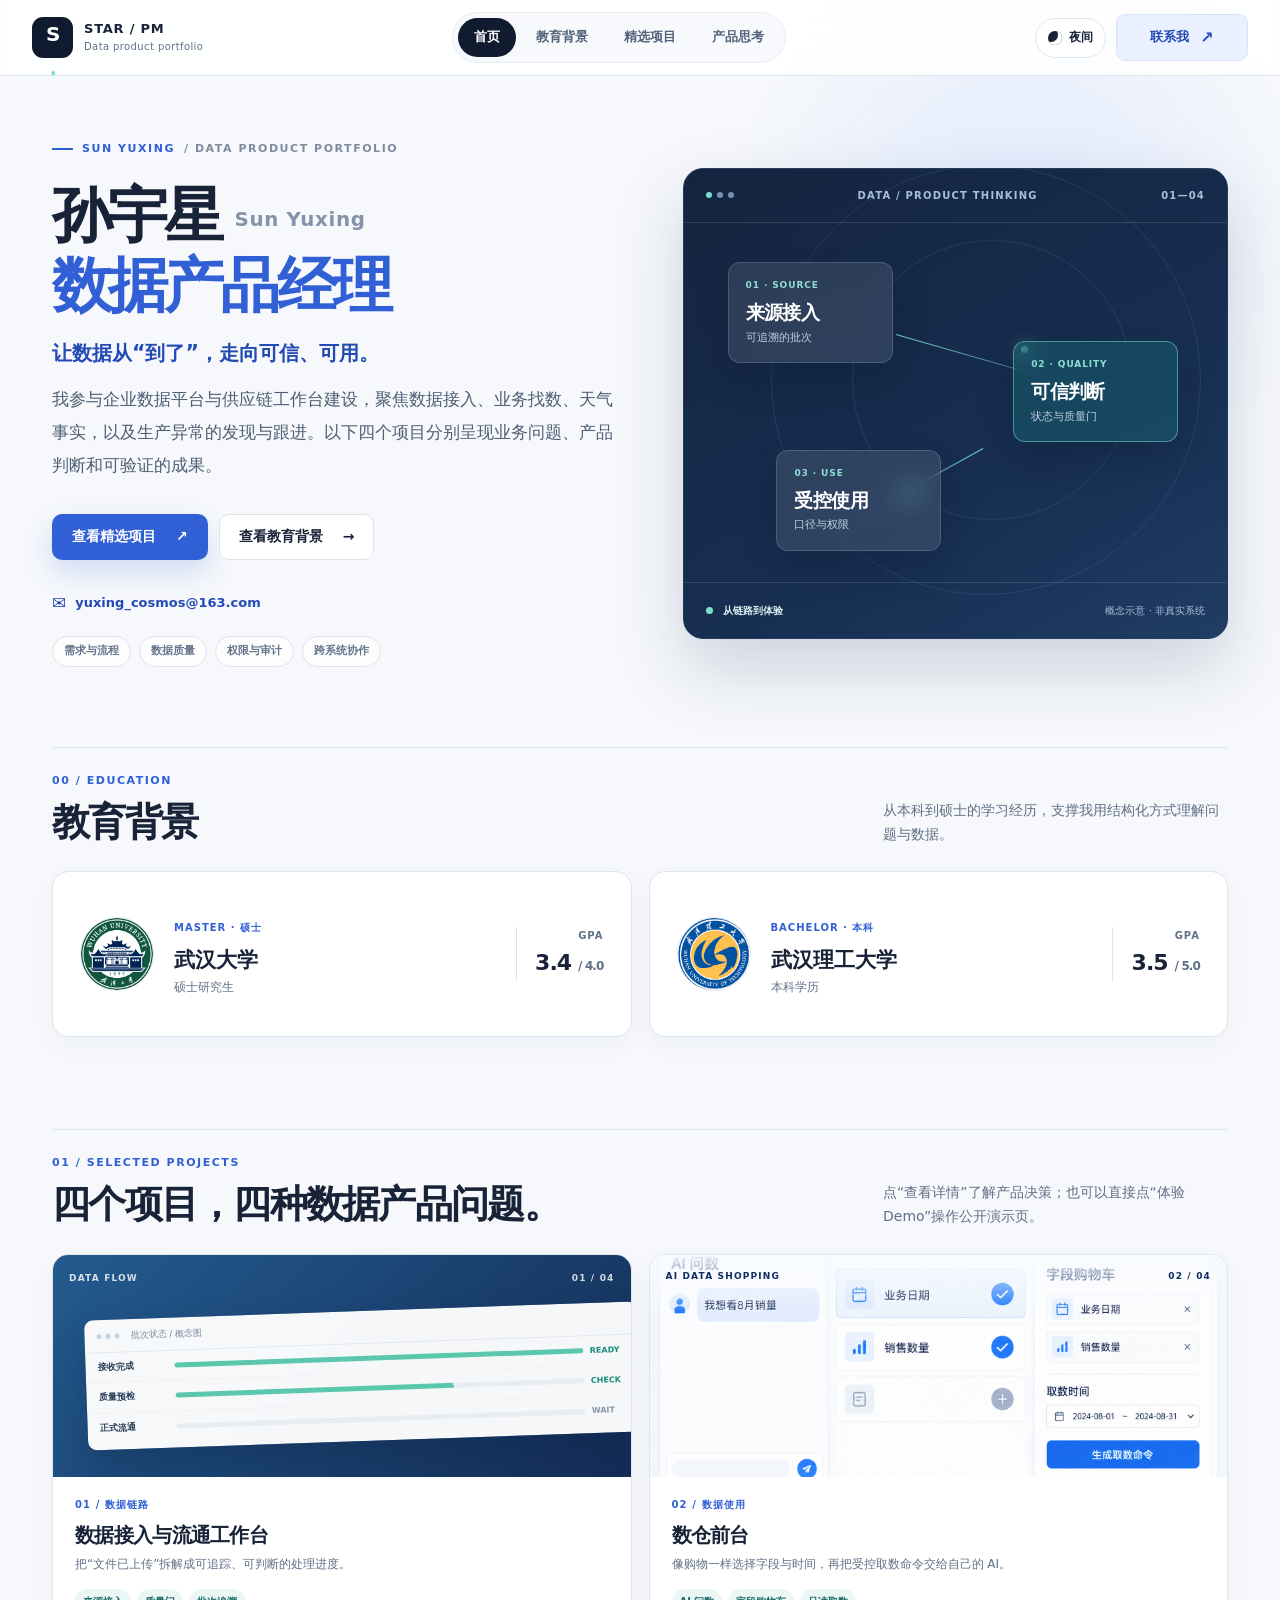
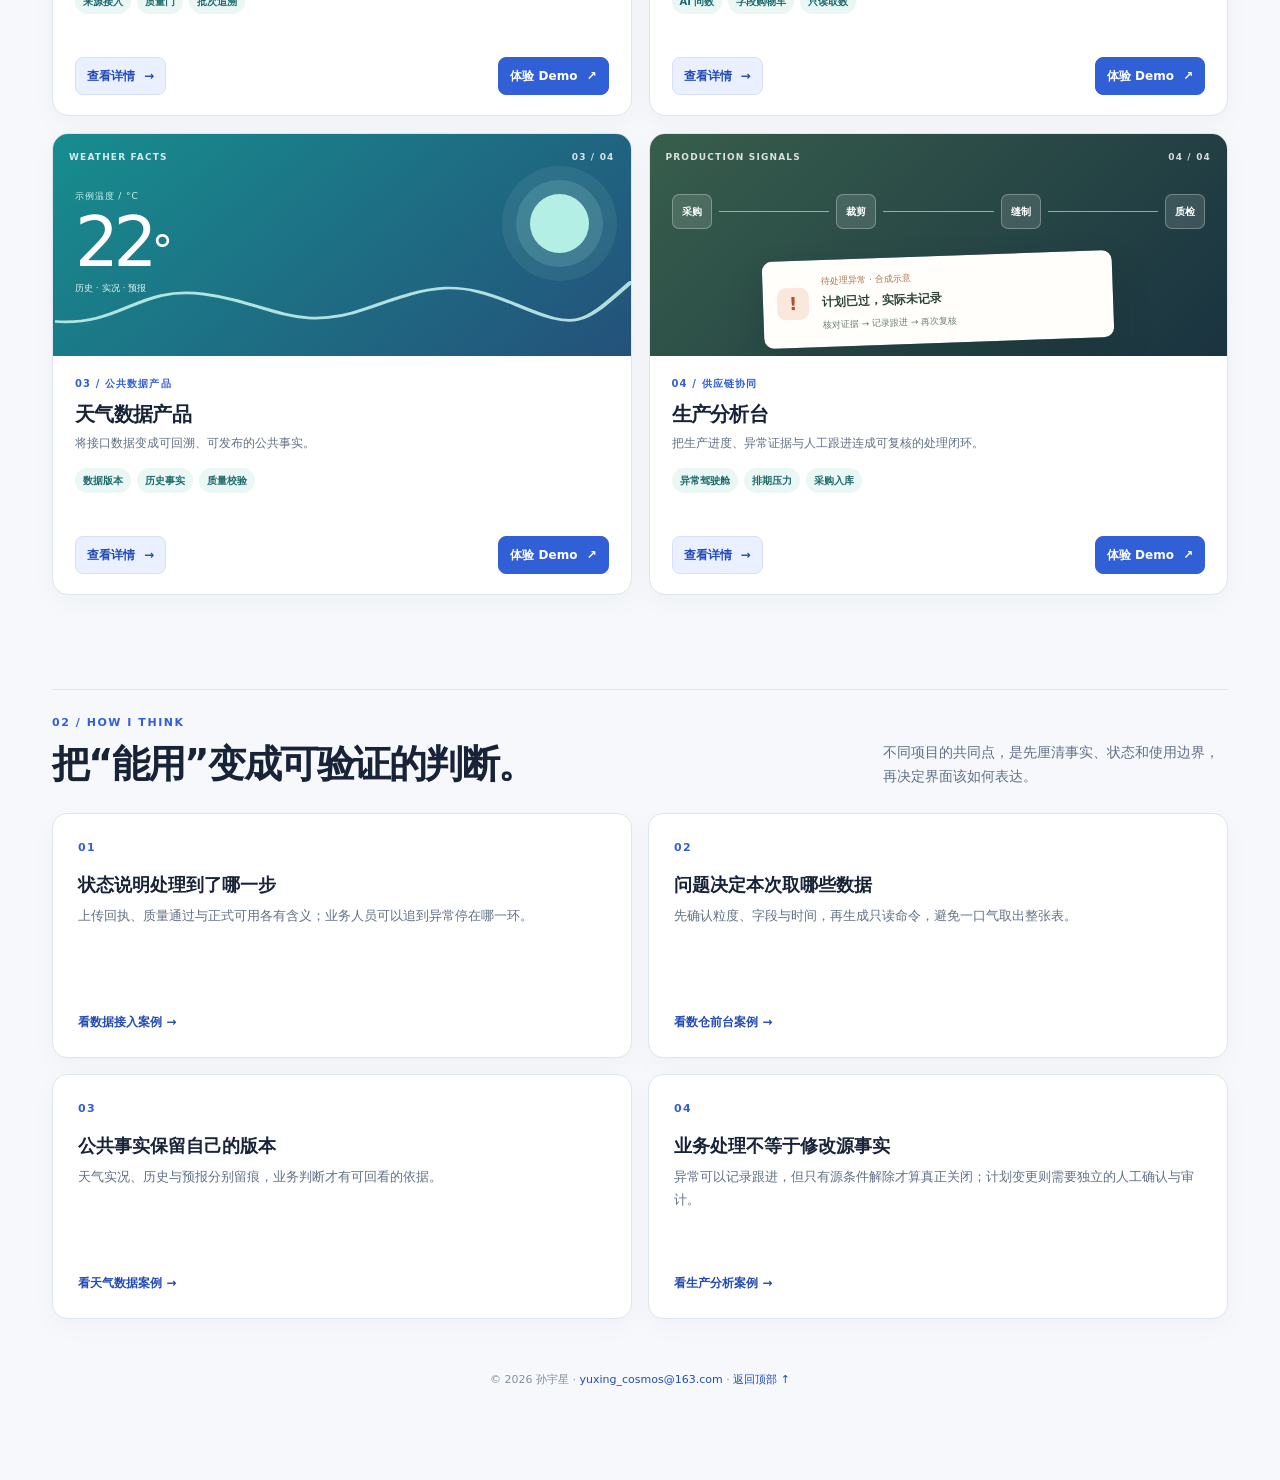
<file: index.html>
<!doctype html>
<html lang="zh-CN">
<head>
  <meta charset="utf-8">
  <meta name="viewport" content="width=device-width, initial-scale=1">
  <meta name="description" content="孙宇星的数据产品经理作品集：教育背景、数据接入与流通、数仓前台、天气数据产品和生产分析台案例。">
  <meta name="theme-color" content="#101b2d">
  <title>孙宇星 · 数据产品作品集</title>
  <link rel="icon" type="image/svg+xml" href="data:image/svg+xml,%3Csvg xmlns='http://www.w3.org/2000/svg' viewBox='0 0 64 64'%3E%3Crect width='64' height='64' rx='14' fill='%23101b2d'/%3E%3Cpath d='M14 45h36M17 35l11-16 9 13 10-9' fill='none' stroke='%23ffb45e' stroke-width='5' stroke-linecap='round' stroke-linejoin='round'/%3E%3C/svg%3E">
  <link rel="stylesheet" href="styles.css">
</head>
<body>
  <a class="skip-link" href="#content">跳转到正文</a>
  <header class="site-header">
    <a class="brand" href="#top" aria-label="Star 数据产品作品集首页"><span class="brand-mark">S<span class="brand-dot">.</span></span><span class="brand-copy"><strong>STAR / PM</strong><small>Data product portfolio</small></span></a>
    <nav class="site-nav" aria-label="主导航">
      <a href="#top" data-section="top">首页</a>
      <a href="#education" data-section="education">教育背景</a>
      <a href="#overview" data-section="overview">精选项目</a>
      <a href="#approach" data-section="approach">产品思考</a>
    </nav>
    <div class="header-actions"><button class="theme-toggle" type="button" aria-label="切换夜间模式" aria-pressed="false"><span class="theme-icon" aria-hidden="true"></span><span class="theme-label">夜间</span></button><a class="header-cta" href="mailto:yuxing_cosmos@163.com">联系我 <span aria-hidden="true">↗</span></a></div>
  </header>
  <div class="shell">
    <main id="content">
      <section class="hero" id="top" aria-labelledby="hero-title">
        <div class="hero-copy">
          <div class="eyebrow"><span class="eyebrow-line"></span> SUN YUXING <span class="eyebrow-en">/ DATA PRODUCT PORTFOLIO</span></div>
          <h1 id="hero-title">孙宇星<span class="hero-name-en">Sun Yuxing</span><br><em>数据产品经理</em></h1>
          <p class="hero-statement">让数据从“到了”，走向可信、可用。</p>
          <p class="lead">我参与企业数据平台与供应链工作台建设，聚焦数据接入、业务找数、天气事实，以及生产异常的发现与跟进。以下四个项目分别呈现业务问题、产品判断和可验证的成果。</p>
          <div class="hero-actions"><a class="button button-primary" href="#overview">查看精选项目 <span aria-hidden="true">↗</span></a><a class="button button-secondary" href="#education">查看教育背景 <span aria-hidden="true">→</span></a></div>
          <a class="hero-email" href="mailto:yuxing_cosmos@163.com"><span aria-hidden="true">✉</span> yuxing_cosmos@163.com</a>
          <div class="hero-tags" aria-label="能力方向"><span>需求与流程</span><span>数据质量</span><span>权限与审计</span><span>跨系统协作</span></div>
        </div>
        <div class="hero-visual" role="img" aria-label="数据来源、质量校验与受控使用的抽象流程图；仅为概念示意">
          <div class="visual-topline"><span class="visual-dots"><i></i><i></i><i></i></span><span>DATA / PRODUCT THINKING</span><span>01—04</span></div>
          <div class="visual-canvas">
            <div class="visual-orbit orbit-one"></div><div class="visual-orbit orbit-two"></div>
            <div class="visual-node node-source"><span class="node-index">01 · SOURCE</span><strong>来源接入</strong><small>可追溯的批次</small></div>
            <div class="visual-line line-one"></div>
            <div class="visual-node node-quality"><span class="node-index">02 · QUALITY</span><strong>可信判断</strong><small>状态与质量门</small></div>
            <div class="visual-line line-two"></div>
            <div class="visual-node node-use"><span class="node-index">03 · USE</span><strong>受控使用</strong><small>口径与权限</small></div>
            <span class="visual-spark spark-one"></span><span class="visual-spark spark-two"></span>
          </div>
          <div class="visual-foot"><span><i class="live-dot"></i> 从链路到体验</span><span>概念示意 · 非真实系统</span></div>
        </div>
      </section>

      <section class="education-section" id="education" aria-labelledby="education-title">
        <div class="section-head"><div><div class="kicker">00 / EDUCATION</div><h2 id="education-title">教育背景</h2></div><p>从本科到硕士的学习经历，支撑我用结构化方式理解问题与数据。</p></div>
        <div class="education-grid">
          <article class="education-card">
            <div class="edu-emblem edu-emblem-whu"><img src="assets/whu-emblem.png" alt="武汉大学校徽" width="74" height="74"></div>
            <div class="edu-copy"><span class="edu-degree">MASTER · 硕士</span><h3>武汉大学</h3><p>硕士研究生</p></div>
            <div class="edu-gpa"><span>GPA</span><strong>3.4 <small>/ 4.0</small></strong></div>
          </article>
          <article class="education-card">
            <div class="edu-emblem edu-emblem-whut"><img src="assets/whut-emblem.png" alt="武汉理工大学校徽"></div>
            <div class="edu-copy"><span class="edu-degree">BACHELOR · 本科</span><h3>武汉理工大学</h3><p>本科学历</p></div>
            <div class="edu-gpa"><span>GPA</span><strong>3.5 <small>/ 5.0</small></strong></div>
          </article>
        </div>
      </section>

      <section id="overview" aria-labelledby="overview-title">
        <div class="section-head"><div><div class="kicker">01 / SELECTED PROJECTS</div><h2 id="overview-title">四个项目，四种数据产品问题。</h2></div><p>点“查看详情”了解产品决策；也可以直接点“体验 Demo”操作公开演示页。</p></div>
        <div class="overview">
          <article class="project-card">
            <div class="project-cover cover-intake" aria-hidden="true"><div class="cover-label"><span>DATA FLOW</span><span>01 / 04</span></div><div class="mock-window"><div class="mock-top"><i></i><i></i><i></i><span>批次状态 / 概念图</span></div><div class="mock-row"><b>接收完成</b><span class="mock-progress"></span><em>READY</em></div><div class="mock-row"><b>质量预检</b><span class="mock-progress half"></span><em>CHECK</em></div><div class="mock-row"><b>正式流通</b><span class="mock-progress light"></span><em>WAIT</em></div></div></div>
            <div class="project-copy"><span class="num">01 / 数据链路</span><h3>数据接入与流通工作台</h3><p>把“文件已上传”拆解成可追踪、可判断的处理进度。</p><div class="project-tags"><span>来源接入</span><span>质量门</span><span>批次追溯</span></div><div class="project-actions"><a class="project-detail-link" href="projects/data-intake.html">查看详情 <span aria-hidden="true">→</span></a><a class="project-demo-link" href="intake-demo.html" target="_blank" rel="noopener">体验 Demo <span aria-hidden="true">↗</span></a></div></div>
          </article>
          <article class="project-card">
            <div class="project-cover cover-catalog cover-image" aria-hidden="true"><img src="assets/catalog-ai-shopping-cover.png" alt="" width="1672" height="938" loading="lazy"><div class="cover-label"><span>AI DATA SHOPPING</span><span>02 / 04</span></div></div>
            <div class="project-copy"><span class="num">02 / 数据使用</span><h3>数仓前台</h3><p>像购物一样选择字段与时间，再把受控取数命令交给自己的 AI。</p><div class="project-tags"><span>AI 问数</span><span>字段购物车</span><span>只读取数</span></div><div class="project-actions"><a class="project-detail-link" href="projects/catalog.html">查看详情 <span aria-hidden="true">→</span></a><a class="project-demo-link" href="catalog-demo.html" target="_blank" rel="noopener">体验 Demo <span aria-hidden="true">↗</span></a></div></div>
          </article>
          <article class="project-card">
            <div class="project-cover cover-weather" aria-hidden="true"><div class="cover-label"><span>WEATHER FACTS</span><span>03 / 04</span></div><div class="weather-graphic"><span class="weather-sun"></span><div class="weather-reading"><small>示例温度 / °C</small><strong>22<span>°</span></strong><span>历史 · 实况 · 预报</span></div><svg viewBox="0 0 320 90" preserveAspectRatio="none" aria-hidden="true"><path d="M0 62 C38 67 46 22 83 32 S135 75 173 48 S223 16 257 44 S293 66 320 19" fill="none" stroke="currentColor" stroke-width="3" stroke-linecap="round"/></svg></div></div>
            <div class="project-copy"><span class="num">03 / 公共数据产品</span><h3>天气数据产品</h3><p>将接口数据变成可回溯、可发布的公共事实。</p><div class="project-tags"><span>数据版本</span><span>历史事实</span><span>质量校验</span></div><div class="project-actions"><a class="project-detail-link" href="projects/weather.html">查看详情 <span aria-hidden="true">→</span></a><a class="project-demo-link" href="weather-demo.html" target="_blank" rel="noopener">体验 Demo <span aria-hidden="true">↗</span></a></div></div>
          </article>
          <article class="project-card">
            <div class="project-cover cover-production" aria-hidden="true"><div class="cover-label"><span>PRODUCTION SIGNALS</span><span>04 / 04</span></div><div class="production-graphic"><div class="production-track"><span>采购</span><i></i><span>裁剪</span><i></i><span>缝制</span><i></i><span>质检</span></div><div class="production-signal"><b>!</b><div><small>待处理异常 · 合成示意</small><strong>计划已过，实际未记录</strong><span>核对证据 → 记录跟进 → 再次复核</span></div></div></div></div>
            <div class="project-copy"><span class="num">04 / 供应链协同</span><h3>生产分析台</h3><p>把生产进度、异常证据与人工跟进连成可复核的处理闭环。</p><div class="project-tags"><span>异常驾驶舱</span><span>排期压力</span><span>采购入库</span></div><div class="project-actions"><a class="project-detail-link" href="projects/production.html">查看详情 <span aria-hidden="true">→</span></a><a class="project-demo-link" href="production-demo.html" target="_blank" rel="noopener">体验 Demo <span aria-hidden="true">↗</span></a></div></div>
          </article>
        </div>
      </section>

      <section class="approach-section" id="approach" aria-labelledby="approach-title">
        <div class="section-head"><div><div class="kicker">02 / HOW I THINK</div><h2 id="approach-title">把“能用”变成可验证的判断。</h2></div><p>不同项目的共同点，是先厘清事实、状态和使用边界，再决定界面该如何表达。</p></div>
        <div class="approach-grid">
          <article><span>01</span><h3>状态说明处理到了哪一步</h3><p>上传回执、质量通过与正式可用各有含义；业务人员可以追到异常停在哪一环。</p><a href="projects/data-intake.html">看数据接入案例 →</a></article>
          <article><span>02</span><h3>问题决定本次取哪些数据</h3><p>先确认粒度、字段与时间，再生成只读命令，避免一口气取出整张表。</p><a href="projects/catalog.html">看数仓前台案例 →</a></article>
          <article><span>03</span><h3>公共事实保留自己的版本</h3><p>天气实况、历史与预报分别留痕，业务判断才有可回看的依据。</p><a href="projects/weather.html">看天气数据案例 →</a></article>
          <article><span>04</span><h3>业务处理不等于修改源事实</h3><p>异常可以记录跟进，但只有源条件解除才算真正关闭；计划变更则需要独立的人工确认与审计。</p><a href="projects/production.html">看生产分析案例 →</a></article>
        </div>
      </section>

      <footer>© 2026 孙宇星 · <a href="mailto:yuxing_cosmos@163.com">yuxing_cosmos@163.com</a> · <a href="#top">返回顶部 ↑</a></footer>
    </main>
  </div>
  <script src="site.js" defer></script>
</body>
</html>
</file>
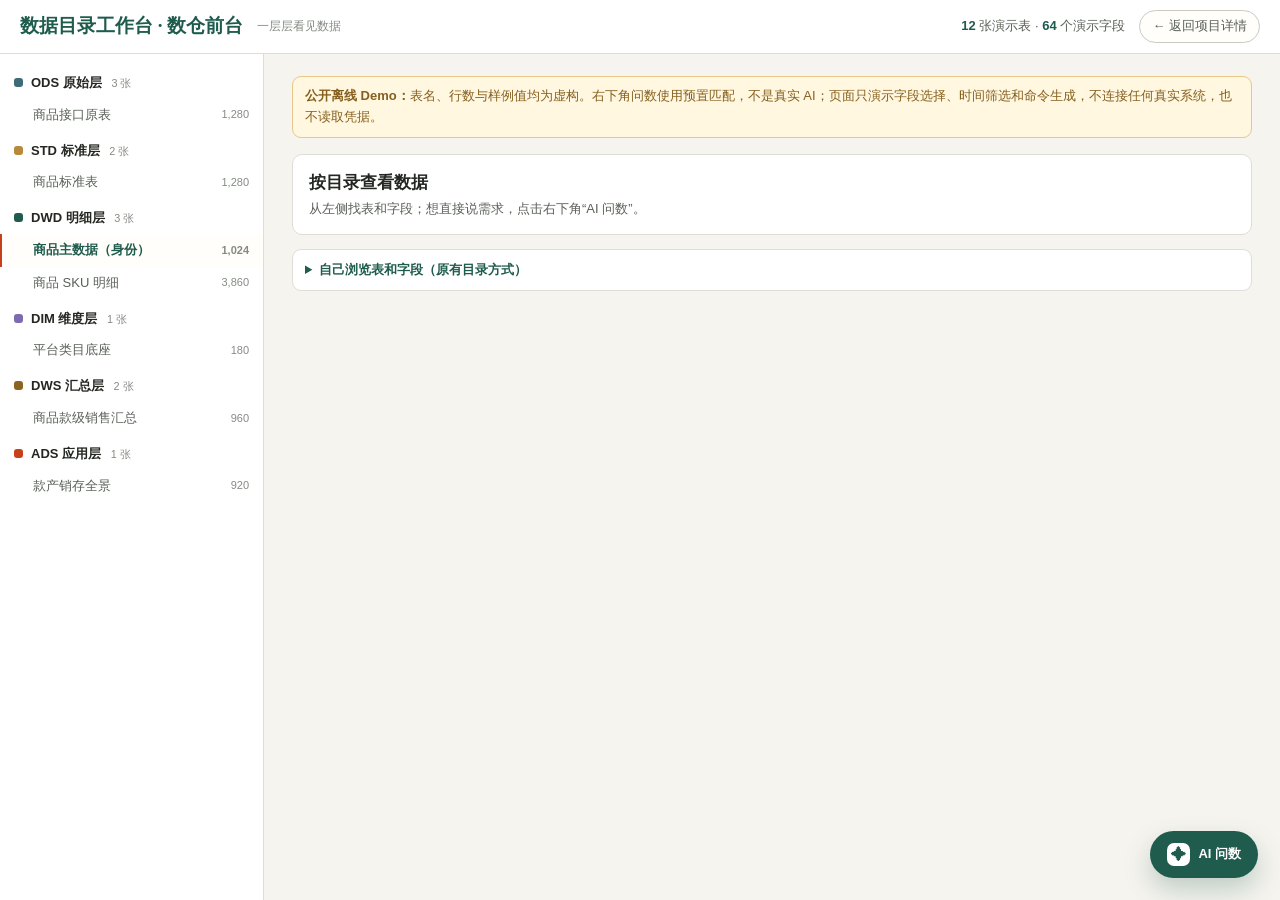
<file: catalog-demo.html>
<!doctype html>
<html lang="zh-CN">
<head>
  <meta charset="utf-8">
  <meta name="viewport" content="width=device-width,initial-scale=1">
  <title>数据目录工作台｜完整体验 Demo</title>
  <style>
    :root{
      --paper:#f6f4ef;--paper2:#efede7;--panel:#fff;--card:#fffefa;
      --ink:#242721;--ink2:#596057;--ink3:#858b82;--line:#deded7;--line2:#c9cbc3;
      --accent:#c8401b;--accent2:#1f5c4d;--green:#16805a;--green-bg:#eaf6f0;
      --info:#2f6490;--info-bg:#edf5fb;--shadow:0 10px 28px rgba(36,39,33,.08);
    }
    *{box-sizing:border-box}html,body{height:100%}
    body{margin:0;background:var(--paper);color:var(--ink);font-family:"Noto Sans SC","Microsoft YaHei UI",sans-serif;font-size:13px;line-height:1.6}
    button,input,select{font:inherit}button{cursor:pointer}
    .top{height:54px;display:flex;align-items:center;gap:14px;padding:0 20px;background:var(--panel);border-bottom:1px solid var(--line)}
    .top h1{font-family:Georgia,"Songti SC",serif;font-size:19px;color:var(--accent2);margin:0;white-space:nowrap}
    .top .sub{color:var(--ink3);font-size:12px}.grow{flex:1}.stat{color:var(--ink2)}.stat b{color:var(--accent2)}
    .pill-btn{border:1px solid var(--line2);border-radius:999px;background:var(--card);padding:5px 12px;color:var(--ink2);text-decoration:none}
    .layout{height:calc(100vh - 54px);display:grid;grid-template-columns:264px minmax(0,1fr)}
    .tree{background:var(--panel);border-right:1px solid var(--line);overflow:auto;padding:10px 0 30px}
    .layer{padding:9px 14px 5px;font-weight:700}.layer small{margin-left:6px;color:var(--ink3);font-weight:400}
    .dot{display:inline-block;width:9px;height:9px;margin-right:8px;border-radius:3px;vertical-align:0}.ods{background:#3e6b7a}.std{background:#b8893a}.dwd{background:#1f5c4d}.dim{background:#7c6bae}.dws{background:#8a6420}.ads{background:#c8401b}
    .table-link{display:flex;align-items:center;padding:6px 14px 6px 31px;border-left:2px solid transparent;color:var(--ink2)}
    .table-link span:last-child{margin-left:auto;color:var(--ink3);font-size:11px}.table-link.active{border-left-color:var(--accent);background:var(--card);color:var(--accent2);font-weight:700}
    .main{min-width:0;display:flex;flex-direction:column}.searchbar{padding:11px 28px;background:var(--panel);border-bottom:1px solid var(--line)}
    .searchbox{display:flex;max-width:820px}.searchbox input{flex:1;height:40px;border:1.5px solid var(--accent2);border-radius:9px 0 0 9px;padding:0 13px;background:#fff}.searchbox button{height:40px;border:0;border-radius:0 9px 9px 0;padding:0 18px;background:var(--accent2);color:#fff;font-weight:700}
    .detail{overflow:auto;padding:22px 28px 60px}.demo-note{max-width:1000px;margin-bottom:16px;padding:9px 12px;border:1px solid #e7c88a;border-radius:9px;background:#fff7df;color:#865f1f}
    .head{display:flex;align-items:flex-start;gap:12px;max-width:1050px}.layer-chip{padding:4px 9px;border-radius:7px;background:#1f5c4d;color:#fff;font-size:11px;font-weight:700}
    .head h2{margin:0;font-size:22px;font-family:Georgia,"Songti SC",serif}.raw{color:var(--ink3);font-family:Consolas,monospace;font-size:12px}.grow2{flex:1}
    .status{border:1px solid var(--green);border-radius:999px;background:var(--green-bg);color:var(--green);padding:4px 10px;font-weight:700;white-space:nowrap}
    .desc{max-width:900px;margin:10px 0 14px;color:var(--ink2);font-size:14px}
    .kpis{display:grid;grid-template-columns:repeat(4,minmax(130px,1fr));max-width:900px;gap:9px;margin-bottom:14px}.kpi{padding:9px 11px;border:1px solid var(--line);border-radius:9px;background:var(--card)}.kpi span{display:block;color:var(--ink3);font-size:11px}.kpi b{display:block;margin-top:3px}
    .lineage{max-width:1050px;margin-bottom:16px;padding:13px;border:1px solid var(--line);border-radius:10px;background:var(--panel)}.lineage-title{font-weight:700;font-size:14px;margin-bottom:9px}.lineage-grid{display:grid;grid-template-columns:minmax(0,1.25fr) 22px minmax(0,1fr) 22px minmax(0,.95fr);align-items:stretch;gap:6px}.lineage-stage{min-width:0;padding:10px 12px;border:1px solid var(--line);border-radius:8px;background:var(--card)}.lineage-stage.self{border-color:#7cae9f;background:#eef8f4}.lineage-stage h3{margin:0 0 5px;font-size:11px;color:var(--accent2)}.lineage-source{display:flex;align-items:center;justify-content:space-between;gap:7px;padding:5px 0;border-top:1px solid var(--line);font-size:12px}.lineage-source:first-of-type{border-top:0}.lineage-source b{color:var(--ink)}.lineage-source code,.lineage-stage code{font:10px/1.4 Consolas,monospace;color:var(--ink3);overflow-wrap:anywhere}.lineage-stage strong{display:block;font-size:13px}.lineage-stage small{display:block;margin-top:4px;color:var(--ink3);font-size:11px}.lineage-arrow{display:grid;place-items:center;color:var(--ink3);font-size:18px}.route-kind{flex:none;padding:1px 6px;border-radius:99px;background:var(--info-bg);color:var(--info);font-size:10px;font-style:normal}.route-kind.csv{background:#f7efe0;color:#976a2c}.lineage-note{margin-top:7px;color:var(--ink3);font-size:11px}
    .trace-first{margin-top:11px;padding-top:10px;border-top:1px solid var(--line)}.trace-first h3{margin:0 0 7px;font-size:12px}.trace-first h3 span{margin-left:6px;color:var(--ink3);font-weight:400}.trace-case{border:1px solid var(--line);border-radius:8px;background:var(--card);overflow:hidden}.trace-case+ .trace-case{margin-top:6px}.trace-case>summary{display:flex;align-items:center;gap:8px;list-style:none;padding:7px 10px;cursor:pointer}.trace-case>summary::-webkit-details-marker{display:none}.trace-case>summary::before{content:'＋';font-size:14px;color:var(--accent2)}.trace-case[open]>summary::before{content:'－'}.trace-case-title{font-weight:700;color:var(--ink)}.trace-case-hint{margin-left:auto;color:var(--ink3);font-size:11px}.trace-body{padding:0 10px 10px}.trace-steps{display:grid;grid-template-columns:repeat(5,minmax(0,1fr));gap:6px;list-style:none;padding:0;margin:2px 0 0}.trace-steps li{position:relative;min-width:0;padding:7px 8px;border:1px solid var(--line);border-radius:7px;background:#fff}.trace-steps li:not(:last-child)::after{content:'→';position:absolute;right:-9px;top:8px;z-index:1;color:var(--accent2);font-size:13px}.trace-steps b{display:block;font-size:11px}.trace-steps code{display:block;margin-top:3px;font:10px/1.4 Consolas,monospace;color:var(--ink3);overflow-wrap:anywhere}.trace-meta{display:flex;flex-wrap:wrap;gap:5px;margin:8px 0 0}.trace-tag{padding:2px 7px;border-radius:999px;background:var(--green-bg);color:var(--green);font-size:11px}.trace-tag.wait{background:#fff2dc;color:#916210}.trace-proof{margin-top:6px;color:var(--ink2);font-size:11px}.trace-proof>summary{display:inline-block;padding:1px 0;color:var(--accent2);font-weight:600;cursor:pointer}.trace-proof>summary::before{content:'▸ ';color:var(--accent2)}.trace-proof[open]>summary::before{content:'▾ '}.trace-proof p{margin:5px 0}.trace-evidence{margin-top:5px}.trace-evidence a{color:var(--accent2);margin-right:10px}
    .tabs{display:flex;max-width:1050px;border-bottom:1px solid var(--line)}.tab{border:0;border-bottom:3px solid transparent;background:transparent;padding:10px 14px;color:var(--ink3);font-weight:700}.tab.active{color:var(--accent2);border-bottom-color:var(--accent2)}
    .panel{display:none;max-width:1050px;padding-top:14px}.panel.active{display:block}
    .small-change{display:flex;align-items:center;gap:10px;flex-wrap:wrap;margin-bottom:10px;padding:10px 12px;border:1px solid #a8c3d8;border-radius:9px;background:var(--info-bg);color:var(--info)}.small-change b{color:#234d70}.small-change span{font-size:12px}.small-change .grow{flex:1}
    .primary{border:0;border-radius:8px;background:var(--accent2);color:#fff;padding:7px 12px;font-weight:700}.secondary{border:1px solid var(--line2);border-radius:8px;background:#fff;color:var(--ink2);padding:7px 11px}
    .field-table{width:100%;border-collapse:collapse;border:1px solid var(--line);background:var(--panel)}th,td{padding:9px 10px;border-bottom:1px solid #ecece6;text-align:left;vertical-align:top}th{background:var(--paper2);color:var(--ink3);font-size:11px}.field-table tr:last-child td{border-bottom:0}.field-table tr.selected{background:#f0f7f4}.field-name{font-weight:700;color:var(--accent2)}.field-tech{display:block;color:var(--ink3);font:11px Consolas,monospace}.meaning{color:var(--ink2)}.mini{display:block;color:var(--ink3);font-size:11px}.check{width:17px;height:17px;accent-color:var(--accent2)}
    .use-box{display:none;margin-top:12px;border:1px solid #87ac9f;border-radius:11px;background:#fbfffd;box-shadow:var(--shadow);overflow:hidden}.use-box.open{display:block}.use-head{display:flex;align-items:center;gap:10px;padding:12px 14px;border-bottom:1px solid #d6e5df}.use-head h3{margin:0;font-size:14px}.use-head span{color:var(--ink3);font-size:12px}.use-body{display:grid;grid-template-columns:1fr 1fr;gap:14px;padding:14px}.form-row{display:grid;grid-template-columns:118px 1fr;align-items:center;gap:9px;margin-bottom:9px}.form-row label{color:var(--ink2)}.form-row input,.form-row select{height:34px;border:1px solid var(--line2);border-radius:7px;background:#fff;padding:0 9px;min-width:0}.selected-fields{min-height:34px;padding:6px 8px;border:1px solid var(--line);border-radius:7px;background:#fff;color:var(--accent2);font-size:12px;word-break:break-word}.mapping-note{margin:0;color:var(--ink3);font-size:11px}
    .code-card{padding:12px;border-radius:9px;background:#15201d;color:#d9eee6}.code-card .label{display:flex;justify-content:space-between;color:#8fb3a6;font-size:11px}.code-switch{display:flex;gap:6px;margin-top:10px}.code-switch button{border:1px solid #526f65;border-radius:7px;background:transparent;color:#a9c5bb;padding:5px 9px;font-size:11px}.code-switch button.active{border-color:#8bc7b2;background:#29483e;color:#fff}.code-card pre{min-height:110px;margin:9px 0 12px;white-space:pre-wrap;word-break:break-word;font:12px/1.6 Consolas,monospace}.copy{border:1px solid #668b7e;border-radius:7px;background:transparent;color:#d9eee6;padding:6px 10px}.warning{margin-top:9px;color:#a7b9b2;font-size:11px}
    .sample-note{margin-bottom:10px;color:var(--ink2)}.sample-note b{color:#9a6417}.sample-wrap{overflow:auto}.sample{min-width:760px;width:100%;border-collapse:collapse;background:#fff;border:1px solid var(--line)}
    .ask-workbench{max-width:1050px;margin:0 0 16px;padding:16px;border:1px solid #9bb9ad;border-radius:13px;background:#fff;box-shadow:var(--shadow)}.ask-heading{display:flex;align-items:center;gap:10px}.ask-heading h2{margin:0;font-size:19px}.demo-badge{margin-left:auto;padding:3px 8px;border-radius:99px;background:#fff2dc;color:#875d10;font-size:11px}.ask-sub{margin:3px 0 10px;color:var(--ink2);font-size:12px}.ask-message{display:flex;gap:9px;align-items:flex-start;padding:10px 12px;border-radius:9px;background:var(--paper2)}.ask-message b{flex:none;color:var(--accent2)}.ask-message span{font-size:13px}.ask-clarify{display:flex;align-items:center;flex-wrap:wrap;gap:7px;margin:11px 0}.ask-clarify[hidden]{display:none}.ask-clarify strong{margin-right:3px;font-size:12px}.scope-choice{border:1px solid var(--line2);border-radius:99px;background:#fff;padding:5px 10px;color:var(--ink2)}.scope-choice.active{border-color:var(--accent2);background:#eaf6f0;color:var(--accent2);font-weight:700}.ask-result-grid{display:grid;grid-template-columns:minmax(0,1.55fr) minmax(250px,.85fr);gap:13px}.source-card{padding:12px;border:1px solid var(--line);border-radius:9px;background:var(--card)}.source-card+.source-card{margin-top:9px}.source-top{display:flex;align-items:flex-start;gap:8px}.source-top h3{margin:0;font-size:14px}.source-top p{margin:2px 0 0;color:var(--ink3);font-size:11px}.source-top .grow{min-width:6px}.source-tag{padding:2px 7px;border-radius:99px;background:var(--green-bg);color:var(--green);font-size:10px;white-space:nowrap}.source-tag.alt{background:#f3eee4;color:#876328}.source-tech{display:block;margin:7px 0 9px;color:var(--ink3);font:10px/1.4 Consolas,monospace;overflow-wrap:anywhere}.source-fields{display:grid;grid-template-columns:repeat(2,minmax(0,1fr));gap:6px}.field-add{display:flex;align-items:center;gap:5px;min-width:0;padding:6px 7px;border:1px solid var(--line);border-radius:7px;background:#fff;text-align:left}.field-add:hover,.field-add:focus-visible{border-color:var(--accent2)}.field-add[aria-pressed="true"]{background:var(--green-bg);border-color:#b5d7c7}.field-add b{flex:none;color:var(--accent2);font-size:15px;line-height:1}.field-add span{min-width:0;font-weight:700}.field-add small{margin-left:auto;color:var(--ink3);font-size:10px;white-space:nowrap}.source-footer{display:flex;align-items:center;gap:8px;margin-top:9px}.source-footer small{color:var(--ink3)}.bundle-button{border:0;background:none;color:var(--accent2);padding:2px 0;font-weight:700}.cart-box{align-self:start;padding:12px;border:1px solid #b9d1c8;border-radius:9px;background:#f8fcfa}.cart-head{display:flex;align-items:center;gap:6px}.cart-head h3{margin:0;font-size:14px}.cart-head span{margin-left:auto;color:var(--accent2);font-weight:700}.cart-empty{padding:14px 0;color:var(--ink3);font-size:12px}.cart-group{margin-top:9px}.cart-group-title{margin-bottom:4px;color:var(--ink2);font-size:11px;font-weight:700}.cart-item{display:flex;align-items:center;gap:5px;padding:5px 6px;border-bottom:1px solid #e1ebe5}.cart-item span{flex:1}.cart-item small{color:var(--ink3)}.cart-item button{border:0;background:none;color:#9b4933;font-size:17px;line-height:1}.cart-warning{margin:9px 0;color:#946725;font-size:11px}.cart-actions{margin-top:10px}.cart-actions .primary{width:100%}.cart-actions .primary:disabled{background:#adb9b3;cursor:not-allowed}.prompt-output{margin-top:11px;padding:12px;border:1px solid #a6c8b8;border-radius:9px;background:#f8fcfa}.prompt-output[hidden],.ask-response[hidden]{display:none}.prompt-head{display:flex;align-items:center;gap:8px}.prompt-head h3{margin:0;font-size:13px}.prompt-head .grow{flex:1}.prompt-output pre{max-height:260px;overflow:auto;margin:9px 0;padding:10px;border-radius:7px;background:#17241e;color:#e2f3e9;white-space:pre-wrap;word-break:break-word;font:11px/1.5 Consolas,monospace}.prompt-note{margin:8px 0 0;color:var(--ink3);font-size:11px}.catalog-drawer{max-width:1050px;margin-top:14px}.catalog-drawer>summary{cursor:pointer;padding:10px 12px;border:1px solid var(--line);border-radius:9px;background:#fff;color:var(--accent2);font-weight:700}.catalog-drawer[open]>summary{margin-bottom:14px}
    .toast{position:fixed;right:24px;bottom:24px;padding:10px 14px;border-radius:8px;background:#1f2925;color:#fff;opacity:0;transform:translateY(10px);transition:.2s;pointer-events:none}.toast.show{opacity:1;transform:none}
    .ask-fab{position:fixed;right:22px;bottom:22px;z-index:55;display:flex;align-items:center;gap:8px;border:0;border-radius:999px;padding:12px 17px;background:var(--accent2);color:#fff;box-shadow:0 12px 26px rgba(31,92,77,.25);font-weight:700}.ask-fab:hover,.ask-fab:focus-visible{background:#174c3f}.ask-fab-icon{display:grid;place-items:center;width:23px;height:23px;border-radius:7px;background:#fff;color:var(--accent2);font-size:15px}.ask-workbench{position:fixed;right:22px;bottom:82px;z-index:54;width:min(570px,calc(100vw - 32px));height:min(690px,calc(100vh - 105px));max-width:none;margin:0;padding:0;display:flex;flex-direction:column;overflow:hidden;border-radius:15px;box-shadow:0 18px 48px rgba(25,39,33,.24)}.ask-workbench[hidden]{display:none}.chat-head{display:flex;align-items:center;gap:9px;padding:11px 14px;border-bottom:1px solid var(--line);background:#fff}.chat-head h2{margin:0;font-size:16px}.chat-head p{margin:0;color:var(--ink3);font-size:10px}.chat-head .demo-badge{margin-left:auto}.chat-cart-count{border:1px solid #b7d5c8;border-radius:99px;background:#f2faf5;color:var(--accent2);padding:2px 7px;font-size:10px;white-space:nowrap}.chat-close{border:0;background:transparent;color:var(--ink2);font-size:23px;line-height:1;padding:2px 5px}.chat-body{flex:1;min-height:0;overflow:auto;padding:14px;background:#f7f8f5}.chat-welcome{display:flex;gap:8px;align-items:flex-start}.chat-avatar{flex:none;display:grid;place-items:center;width:25px;height:25px;border-radius:8px;background:var(--accent2);color:#fff;font-weight:700;font-size:12px}.chat-bubble{max-width:88%;padding:9px 11px;border-radius:11px;background:#fff;border:1px solid var(--line);font-size:12px}.chat-welcome .chat-bubble{max-width:94%}.chat-row{display:flex;gap:8px;margin-top:13px}.chat-row.mine{justify-content:flex-end}.chat-row.mine .chat-bubble{border-color:#cce4d7;background:#eaf6f0}.chat-answer{min-width:0;flex:1}.chat-answer-text{padding:9px 11px;border:1px solid var(--line);border-radius:10px;background:#fff;font-size:12px}.chat-composer{display:flex;gap:7px;padding:10px 12px;border-top:1px solid var(--line);background:#fff}.chat-composer input{flex:1;min-width:0;border:1px solid var(--line2);border-radius:8px;padding:8px 10px}.chat-composer button{white-space:nowrap}.chat-hint{padding:0 12px 8px;background:#fff;color:var(--ink3);font-size:10px}.ask-clarify{margin:8px 0}.ask-clarify strong{flex-basis:100%}.ask-result-grid{display:grid;grid-template-columns:1fr;gap:8px;margin-top:8px}.ask-result-grid[hidden]{display:none}.source-card{padding:10px}.source-fields{gap:5px}.field-add{padding:5px 6px}.cart-box{background:#fff}.cart-empty{padding:7px 0}.prompt-output{margin-top:10px}.prompt-output pre{max-height:180px}.catalog-drawer{margin-top:0}.catalog-intro{max-width:1050px;margin:0 0 14px;padding:14px 16px;border:1px solid var(--line);border-radius:10px;background:#fff}.catalog-intro h2{margin:0 0 3px;font-size:17px}.catalog-intro p{margin:0;color:var(--ink2)}.toast{bottom:80px;z-index:70}
    .ask-examples{display:flex;flex-wrap:wrap;gap:6px;margin:9px 0 0 33px}.ask-examples button{border:1px solid #c8d8d0;border-radius:999px;background:#fff;color:var(--accent2);padding:4px 9px;font-size:11px}.time-box{margin:9px 0;padding:10px;border:1px solid #b7d5c8;border-radius:9px;background:#f4fbf7}.time-box[hidden],.time-row[hidden]{display:none}.time-title{display:flex;align-items:center;gap:7px;margin-bottom:7px}.time-title b{font-size:12px}.time-title span{color:var(--ink3);font-size:10px}.time-row{display:flex;flex-wrap:wrap;align-items:center;gap:7px;margin:6px 0}.time-row strong{width:100%;color:var(--accent2);font-size:11px}.time-row label{display:flex;align-items:center;gap:5px;color:var(--ink2);font-size:11px}.time-row input{min-width:0;height:30px;border:1px solid var(--line2);border-radius:6px;background:#fff;padding:0 6px;color:var(--ink)}.time-row input[type=date]{width:148px}.time-row input[type=text]{width:100%}.time-row small{color:var(--ink3);font-size:10px}.time-error{margin:4px 0 0;color:#aa3824;font-size:11px}.time-error:empty{display:none}
    @media(max-width:820px){.layout{grid-template-columns:1fr}.tree{display:none}.detail{padding:18px}.kpis{grid-template-columns:1fr 1fr}.use-body{grid-template-columns:1fr}.top .sub,.stat{display:none}.lineage-grid{grid-template-columns:1fr}.lineage-arrow{transform:rotate(90deg)}.trace-steps{grid-template-columns:1fr}.trace-steps li:not(:last-child)::after{content:'↓';right:50%;top:auto;bottom:-12px}.trace-case-hint{display:none}.ask-workbench{right:10px;bottom:72px;width:calc(100vw - 20px);height:min(700px,calc(100vh - 85px))}.ask-fab{right:12px;bottom:12px}}
  </style>
</head>
<body>
  <header class="top"><h1>数据目录工作台 · 数仓前台</h1><span class="sub">一层层看见数据</span><span class="grow"></span><span class="stat"><b>12</b> 张演示表 · <b>64</b> 个演示字段</span><a class="pill-btn" href="projects/catalog.html">← 返回项目详情</a></header>
  <div class="layout">
    <aside class="tree">
      <div class="layer"><i class="dot ods"></i>ODS 原始层 <small>3 张</small></div><div class="table-link"><span>商品接口原表</span><span>1,280</span></div>
      <div class="layer"><i class="dot std"></i>STD 标准层 <small>2 张</small></div><div class="table-link"><span>商品标准表</span><span>1,280</span></div>
      <div class="layer"><i class="dot dwd"></i>DWD 明细层 <small>3 张</small></div><div class="table-link active"><span>商品主数据（身份）</span><span>1,024</span></div><div class="table-link"><span>商品 SKU 明细</span><span>3,860</span></div>
      <div class="layer"><i class="dot dim"></i>DIM 维度层 <small>1 张</small></div><div class="table-link"><span>平台类目底座</span><span>180</span></div>
      <div class="layer"><i class="dot dws"></i>DWS 汇总层 <small>2 张</small></div><div class="table-link"><span>商品款级销售汇总</span><span>960</span></div>
      <div class="layer"><i class="dot ads"></i>ADS 应用层 <small>1 张</small></div><div class="table-link"><span>款产销存全景</span><span>920</span></div>
    </aside>
    <section class="main">
      <div class="detail">
        <div class="demo-note"><b>公开离线 Demo：</b>表名、行数与样例值均为虚构。右下角问数使用预置匹配，不是真实 AI；页面只演示字段选择、时间筛选和命令生成，不连接任何真实系统，也不读取凭据。</div>
        <div class="catalog-intro"><h2>按目录查看数据</h2><p>从左侧找表和字段；想直接说需求，点击右下角“AI 问数”。</p></div>
        <details class="catalog-drawer"><summary>自己浏览表和字段（原有目录方式）</summary>
        <div class="head"><span class="layer-chip">DWD</span><div><h2>商品主数据（身份）</h2><div class="raw">catalog_product_master</div></div><span class="grow2"></span><span class="status">演示可用</span></div>
        <p class="desc">一款商品的统一身份和参考属性。需要给业务系统稳定取数时，优先使用受控的标准商品 API。</p>
        <div class="kpis"><div class="kpi"><span>演示行数</span><b>1,024</b></div><div class="kpi"><span>字段数</span><b>7</b></div><div class="kpi"><span>来源</span><b>API 接入 + 文件投递</b></div><div class="kpi"><span>演示更新时间</span><b>2026-09-24 09:30</b></div></div>
        <div class="lineage">
          <div class="lineage-title">这张表：从哪来 → 到哪去</div>
          <div class="lineage-grid">
            <div class="lineage-stage"><h3>来源</h3>
              <div class="lineage-source"><b>商品业务接口</b><em class="route-kind">API</em></div>
              <div class="lineage-source"><b>商品属性文件</b><em class="route-kind csv">文件投递</em></div>
            </div>
            <div class="lineage-arrow" aria-hidden="true">→</div>
            <div class="lineage-stage self"><h3>当前表</h3><strong>商品主数据</strong><code>catalog_product_master</code><small>接口数据与属性文件标准化合并</small></div>
            <div class="lineage-arrow" aria-hidden="true">→</div>
            <div class="lineage-stage"><h3>使用</h3><strong>商品标准 API</strong><code>/api/v1/products</code><small>经营分析应用</small></div>
          </div>
          <div class="lineage-note">当前展示的两条上游不是 RPA 投递；RPA 示例见下方。</div>
          <div class="trace-first">
            <h3>继续追踪<span>点击展开</span></h3>
            <details class="trace-case">
              <summary><span class="trace-case-title">业务类目：字段从哪来？</span><span class="trace-case-hint">字段级 · API</span></summary>
              <div class="trace-body">
                <ol class="trace-steps">
                  <li><b>商品业务 API</b></li>
                  <li><b>原始字段</b><code>source_product_api.category</code></li>
                  <li><b>标准字段</b><code>standard_product.business_category</code></li>
                  <li><b>本表字段</b><code>catalog_product_master.category_reference</code></li>
                  <li><b>对外字段</b><code>category_level_1</code></li>
                </ol>
                <div class="trace-meta"><span class="trace-tag">代码映射已核对</span><span class="trace-tag wait">当日取值未核验</span></div>
                <details class="trace-proof"><summary>规则与依据</summary><p>业务类目经维度与合同层放出；同款缺值或不唯一时返回空值。公开 Demo 只展示规则结构，不包含内部源码或文档链接。</p></details>
              </div>
            </details>
            <details class="trace-case">
              <summary><span class="trace-case-title">电商商品级日数据：文件怎么进仓？</span><span class="trace-case-hint">表级 · 文件投递</span></summary>
              <div class="trace-body">
                <ol class="trace-steps">
                  <li><b>电商原始 Excel</b></li>
                  <li><b>RPA 投递箱</b><code>marketing_daily_inbox</code></li>
                  <li><b>接入任务</b><code>raw_only</code></li>
                  <li><b>日表入仓</b><code>白名单校验</code></li>
                  <li><b>原始明细表</b><code>commerce_product_daily_raw</code></li>
                </ol>
                <div class="trace-meta"><span class="trace-tag">文件映射已核对</span><span class="trace-tag wait">此表当日数据待核验</span></div>
                <details class="trace-proof"><summary>状态与依据</summary><p>“已到”只代表投递任务状态；文件保存、批次入仓、单表质量仍须分别核验。公开 Demo 仅展示核验思路，不对应真实生产批次。</p></details>
              </div>
            </details>
          </div>
        </div>

        <nav class="tabs"><button class="tab active" data-tab="fields">字段（7）</button><button class="tab" data-tab="sample">目录快照样例（前 1 行）</button></nav>
        <div class="panel active" id="panel-fields">
          <div class="small-change"><b>选字段</b><span>先看中文业务名；接口字段名放在中文名下面，复制时自动对应。</span><span class="grow"></span><b>已选 <span id="count">4</span> 项</b><button class="primary" id="toggleUse">生成调用示例</button></div>
          <table class="field-table"><thead><tr><th>选择</th><th>#</th><th>业务字段 / 接口字段</th><th>类型</th><th>含义</th></tr></thead><tbody id="fieldRows"></tbody></table>
          <section class="use-box" id="useBox">
            <div class="use-head"><h3>这些字段怎么调用</h3><span>沿用现有只读口令和审计机制</span></div>
            <div class="use-body">
              <div>
                <div class="form-row"><label>取数入口</label><select id="mode"><option value="standard">商品标准 API（业务系统）</option><option value="raw">数仓只读接口（AI / 高级用户）</option></select></div>
                <div class="form-row"><label>筛选字段</label><select aria-label="筛选字段"><option>款号（接口字段：style_no）</option></select></div>
                <div class="form-row"><label>筛选值</label><input id="filterValue" value="DEMO-1001"></div>
                <div class="form-row"><label>已选字段</label><div class="selected-fields" id="selectedFields"></div></div>
                <p class="mapping-note">业务人员按中文选择；生成接口请求时才转换成对应字段名。</p>
              </div>
              <div class="code-card"><div class="label"><span id="codeTitle">HTTP GET 调用示例</span><span id="modeLabel">标准 API</span></div><div class="code-switch"><button class="active" data-code-view="http">接口示例</button><button data-code-view="ai">AI 取数口令</button></div><pre id="code"></pre><button class="copy" id="copy">复制调用示例</button><div class="warning" id="codeWarning">真实令牌使用 &lt;只读口令&gt; 占位，不显示、不保存真实凭据。</div></div>
            </div>
          </section>
        </div>
        <div class="panel" id="panel-sample"><p class="sample-note"><b>以下是合成样例，不等于实时正式数据。</b> 页面不会连接真实数据库。</p><div class="sample-wrap"><table class="sample"><thead><tr><th>款号<span class="mini">style_no</span></th><th>商品年份<span class="mini">year</span></th><th>业务类目<span class="mini">category_level_1</span></th><th>调拨在途库存<span class="mini">transfer_in_transit</span></th></tr></thead><tbody><tr><td>DEMO-1001</td><td>2026</td><td>示例品类</td><td>36</td></tr></tbody></table></div></div>
        </details>
      </div>
    </section>
  </div>
  <section class="ask-workbench" id="askWorkbench" aria-label="AI 问数聊天框" role="dialog" aria-modal="false" hidden>
    <header class="chat-head"><span class="chat-avatar" aria-hidden="true">数</span><div><h2>AI 问数</h2><p>先说需求，再选字段</p></div><span class="demo-badge">预置演示 · 模型待接入</span><span class="chat-cart-count" id="chatCartHeader">购物车 0</span><button type="button" class="chat-close" id="chatClose" aria-label="关闭聊天框">×</button></header>
    <div class="chat-body" id="chatBody">
      <div class="chat-welcome"><span class="chat-avatar" aria-hidden="true">数</span><div class="chat-bubble">说出需求，选字段，再圈定时间。取数命令只读取你选的字段和日期。</div></div>
      <div class="ask-examples"><button type="button" data-example="daily">试试：8 月 3–17 日电商销量</button><button type="button" data-example="monthly">试试：8 月同比与环比</button></div>
      <div class="ask-response" id="askResponse" hidden>
        <div class="chat-row mine"><div class="chat-bubble" id="questionText"></div></div>
        <div class="chat-row"><span class="chat-avatar" aria-hidden="true">数</span><div class="chat-answer"><div class="chat-answer-text" id="answerText" aria-live="polite"></div>
          <div class="ask-clarify" id="clarifyOptions" hidden><strong>你想看哪种口径？</strong><button type="button" class="scope-choice" data-scope="daily">按款 · 每日</button><button type="button" class="scope-choice" data-scope="monthly">按店铺 · 每月</button><button type="button" class="scope-choice" data-scope="all">先看两种</button></div>
          <div class="time-box" id="timeBox" hidden><div class="time-title"><b>取数时间</b><span>先定时间，再生成命令</span></div><div class="time-row" id="dailyTime"><strong>日数据 · 从某天到某天</strong><label>开始 <input type="date" id="dateFrom" value="2026-08-03"></label><label>结束 <input type="date" id="dateTo" value="2026-08-17"></label></div><div class="time-row" id="monthlyTime"><strong>月数据 · 只取要比较的月份</strong><input type="text" id="monthPeriods" value="2025-08,2026-07,2026-08" aria-label="指定月份，逗号分隔" placeholder="如：2025-08,2026-07,2026-08"><small>去年同月、上月、本月；用逗号分隔，最多 12 个月</small></div><p class="time-error" id="timeError" role="alert"></p></div>
          <div class="ask-result-grid" id="askResultGrid" hidden><div id="sourceResults" aria-live="polite"></div><aside class="cart-box" aria-label="本次字段购物车"><div class="cart-head"><h3>本次字段购物车</h3><span id="cartCount">0 项</span></div><div id="cartItems" aria-live="polite"></div><p class="cart-warning" id="cartWarning"></p><div class="cart-actions"><button type="button" class="primary" id="generatePrompt" disabled>生成给 AI 的取数命令</button></div></aside></div>
          <div class="prompt-output" id="promptOutput" hidden><div class="prompt-head"><h3>复制给自己的 AI</h3><span class="grow"></span><button type="button" class="secondary" id="copyPrompt">复制命令</button></div><pre id="promptText"></pre><p class="prompt-note">这里只生成任务话术，不含真实令牌；实际取数须由有权限的 AI 环境完成。</p></div>
        </div></div>
      </div>
    </div>
    <div class="chat-composer"><input id="askInput" value="我想看电商的销量数据" aria-label="向 AI 问数描述需求" placeholder="例如：我想看电商的销量数据"><button type="button" class="primary" id="askButton">发送</button></div>
    <div class="chat-hint">演示仅匹配“电商销量”示例；模型与真实数据服务均未接入。</div>
  </section>
  <button type="button" class="ask-fab" id="askFab" aria-controls="askWorkbench" aria-expanded="false"><span class="ask-fab-icon" aria-hidden="true">✦</span>AI 问数</button>
  <div class="toast" id="toast">已复制</div>
  <script>
    (function(){
      var fields=[
        {key:'style_no',cn:'款号',raw:'款号',type:'TEXT',meaning:'商品款级业务标识',selected:true},
        {key:'year',cn:'商品年份',raw:'年份',type:'TEXT',meaning:'商品归属年份',selected:true},
        {key:'category_level_1',cn:'业务类目',raw:'类目参考',type:'TEXT',meaning:'业务类目参考值；无值返回 null',selected:true},
        {key:'image_url',cn:'模特主图',raw:null,type:'TEXT',meaning:'来自图片资产库；不直接取商品主表中的原始图片地址',selected:false},
        {key:'transfer_in_transit',cn:'调拨在途库存',raw:null,type:'INTEGER',meaning:'商品列表按款汇总；来源于库存事实',selected:true},
        {key:'total_sale_qty',cn:'累计销量',raw:null,type:'INTEGER',meaning:'列表及详情按款汇总；SKU 明细另有对应值',selected:false},
        {key:'cost_price',cn:'SKU 成本',raw:null,type:'NUMERIC',meaning:'详情 SKU 明细字段；来源于标准商品成本',selected:false}
      ];
      var codeView='http';
      function esc(s){return String(s).replace(/[&<>\"]/g,function(c){return {'&':'&amp;','<':'&lt;','>':'&gt;','\"':'&quot;'}[c];});}
      var askSources=[
        {id:'daily',title:'电商销量（日更源报）',table:'product_sales_daily',grain:'日期 × 渠道 × 款式编码',tag:'商品 / 渠道日',route:'RPA 文件投递',fields:[
          {key:'日期',label:'业务日期',hint:'按天',recommended:true},
          {key:'渠道',label:'店铺 / 渠道',hint:'区分店铺',recommended:true},
          {key:'款式编码',label:'款号',hint:'按款',recommended:true},
          {key:'销售数量',label:'销售数量',hint:'源报件数',recommended:true},
          {key:'销售金额',label:'销售金额',hint:'源报金额',recommended:true},
          {key:'实发',label:'实发数量',hint:'发货量',recommended:false},
          {key:'当期退货金额',label:'当期退货金额',hint:'退款参考',recommended:false}
        ]},
        {id:'monthly',title:'电商经营（月度源报）',table:'channel_sales_monthly',grain:'年 × 月 × 店铺',tag:'店铺月',route:'月度文件投递',fields:[
          {key:'年',label:'年份',hint:'按年',recommended:true},
          {key:'月',label:'月份',hint:'按月',recommended:true},
          {key:'店铺',label:'店铺',hint:'区分店铺',recommended:true},
          {key:'支付件数',label:'支付件数',hint:'月度源报',recommended:true},
          {key:'支付金额',label:'支付金额',hint:'月度源报',recommended:true},
          {key:'访客数',label:'访客数',hint:'流量',recommended:false},
          {key:'成功退款金额',label:'成功退款金额',hint:'退款',recommended:false}
        ]}
      ];
      var askScope='all',askQuestion='',askCart=[];
      function askField(sourceId,key){var source=askSources.find(function(s){return s.id===sourceId;});return source&&source.fields.find(function(f){return f.key===key;});}
      function cartHas(sourceId,key){return askCart.some(function(x){return x.sourceId===sourceId&&x.key===key;});}
      function hidePrompt(){document.getElementById('promptOutput').hidden=true;document.getElementById('promptText').textContent='';}
      function showAskResults(){document.getElementById('clarifyOptions').hidden=true;document.getElementById('timeBox').hidden=false;document.getElementById('dailyTime').hidden=askScope==='monthly';document.getElementById('monthlyTime').hidden=askScope==='daily';document.getElementById('askResultGrid').hidden=false;document.getElementById('timeError').textContent='';renderAskSources();renderAskCart();}
      function setExampleTime(kind){
        var year=new Date().getFullYear(),month='08';
        if(kind==='daily'){document.getElementById('dateFrom').value=year+'-'+month+'-03';document.getElementById('dateTo').value=year+'-'+month+'-17';}
        else{document.getElementById('monthPeriods').value=(year-1)+'-'+month+','+year+'-07,'+year+'-'+month;}
        hidePrompt();
      }
      function suggestTimeFromQuestion(question){
        var days=question.match(/(?:19|20)\d{2}-(?:0[1-9]|1[0-2])-(?:0[1-9]|[12]\d|3[01])/g);
        if(days&&days.length>=2){document.getElementById('dateFrom').value=days[0];document.getElementById('dateTo').value=days[1];}
        var year=new Date().getFullYear(),monthMatch=question.match(/(?:去年|今年|\d{4}\s*年)\s*(\d{1,2})\s*月/),month=monthMatch?Number(monthMatch[1]):null;
        if(month&&month>=1&&month<=12&&/去年|今年/.test(question)){
          var current=year+'-'+String(month).padStart(2,'0'),prior=new Date(Date.UTC(year,month-2,1));
          var periods=[(year-1)+'-'+String(month).padStart(2,'0')];
          if(/环比/.test(question))periods.push(prior.getUTCFullYear()+'-'+String(prior.getUTCMonth()+1).padStart(2,'0'));
          periods.push(current);document.getElementById('monthPeriods').value=periods.join(',');
        }
      }
      function isoDay(value){if(!/^\d{4}-\d{2}-\d{2}$/.test(value))return null;var date=new Date(value+'T00:00:00Z');return !Number.isNaN(date.getTime())&&date.toISOString().slice(0,10)===value?date:null;}
      function selectedTime(sourceId){
        if(sourceId==='daily'){
          var from=document.getElementById('dateFrom').value,to=document.getElementById('dateTo').value;
          var first=isoDay(from),last=isoDay(to);
          if(!first||!last)return {error:'日数据请填写有效的开始和结束日期。'};
          if(first.getUTCFullYear()<1900||last.getUTCFullYear()>2099)return {error:'日数据年份须在 1900–2099 之间。'};
          var days=Math.round((last-first)/86400000)+1;
          if(days<1||days>366)return {error:'日数据时间范围须为 1–366 天，且结束日不能早于开始日。'};
          return {label:from+' 至 '+to+'（含首尾）',params:[['date_field','日期'],['date_from',from],['date_to',to]]};
        }
        var parts=document.getElementById('monthPeriods').value.replace(/，/g,',').split(',').map(function(x){return x.trim();});
        if(parts.length<1||parts.length>12||parts.some(function(x){return !/^(19|20)\d{2}-(0[1-9]|1[0-2])$/.test(x);})||new Set(parts).size!==parts.length)return {error:'月数据请填写 1–12 个不重复的 YYYY-MM，用逗号分隔。'};
        return {label:parts.join('、'),params:[['year_field','年'],['month_field','月'],['periods',parts.join(',')]]};
      }
      function renderAskSources(){
        var sources=askSources.filter(function(s){return askScope==='all'||s.id===askScope;});
        document.getElementById('sourceResults').innerHTML=sources.map(function(s){return '<article class="source-card"><div class="source-top"><div><h3>'+esc(s.title)+'</h3><p>'+esc(s.grain)+' · '+esc(s.route)+'</p></div><span class="grow"></span><span class="source-tag '+(s.id==='monthly'?'alt':'')+'">'+esc(s.tag)+'</span></div><code class="source-tech">'+esc(s.table)+'</code><div class="source-fields">'+s.fields.map(function(f){var selected=cartHas(s.id,f.key);return '<button type="button" class="field-add" data-ask-add="'+esc(s.id)+'" data-field="'+esc(f.key)+'" aria-pressed="'+selected+'" title="演示列名：'+esc(f.key)+'"><b>'+(selected?'✓':'＋')+'</b><span>'+esc(f.label)+'</span><small>'+esc(f.hint)+'</small></button>';}).join('')+'</div><div class="source-footer"><button type="button" class="bundle-button" data-bundle="'+esc(s.id)+'">＋ 加入建议组合</button><small>公开演示字段，实际使用以组织目录为准</small></div></article>';}).join('');
        document.querySelectorAll('[data-ask-add]').forEach(function(b){b.onclick=function(){var sourceId=b.dataset.askAdd,key=b.dataset.field;if(!cartHas(sourceId,key)&&askField(sourceId,key))askCart.push({sourceId:sourceId,key:key});hidePrompt();renderAskSources();renderAskCart();};});
        document.querySelectorAll('[data-bundle]').forEach(function(b){b.onclick=function(){var s=askSources.find(function(x){return x.id===b.dataset.bundle;});s.fields.filter(function(f){return f.recommended;}).forEach(function(f){if(!cartHas(s.id,f.key))askCart.push({sourceId:s.id,key:f.key});});hidePrompt();renderAskSources();renderAskCart();};});
      }
      function renderAskCart(){
        var holder=document.getElementById('cartItems');
        document.getElementById('cartCount').textContent=askCart.length+' 项';
        document.getElementById('chatCartHeader').textContent='购物车 '+askCart.length;
        document.getElementById('generatePrompt').disabled=!askCart.length;
        if(!askCart.length){holder.innerHTML='<div class="cart-empty">点左侧字段的「＋」，先放进这里。</div>';document.getElementById('cartWarning').textContent='';return;}
        holder.innerHTML=askSources.filter(function(s){return askCart.some(function(x){return x.sourceId===s.id;});}).map(function(s){return '<div class="cart-group"><div class="cart-group-title">'+esc(s.title)+'</div>'+askCart.filter(function(x){return x.sourceId===s.id;}).map(function(x){var f=askField(x.sourceId,x.key);return '<div class="cart-item"><span>'+esc(f.label)+'</span><small>'+esc(f.key)+'</small><button type="button" data-cart-remove="'+esc(x.sourceId)+'" data-field="'+esc(x.key)+'" aria-label="移除'+esc(f.label)+'">×</button></div>';}).join('')+'</div>';}).join('');
        var selectedSources=askSources.filter(function(s){return askCart.some(function(x){return x.sourceId===s.id;});});
        document.getElementById('cartWarning').textContent=selectedSources.length>1?'两张表粒度不同：会分别取数，不自动相加或关联。':'';
        holder.querySelectorAll('[data-cart-remove]').forEach(function(b){b.onclick=function(){askCart=askCart.filter(function(x){return !(x.sourceId===b.dataset.cartRemove&&x.key===b.dataset.field);});hidePrompt();renderAskSources();renderAskCart();};});
      }
      var askRequestId=0,awaitingScope=false;
      function runAsk(){
        var question=document.getElementById('askInput').value.trim();
        if(!question){document.getElementById('askInput').focus();return;}
        document.getElementById('askInput').value='';
        if(awaitingScope){
          var replyDaily=/按款|款号|款式|每日|每天|日粒度/.test(question);
          var replyMonthly=/按店铺|每月|月度|月粒度|同比|环比/.test(question);
          var replyBoth=/两种|都看|全部/.test(question);
          if(replyBoth||replyDaily!==replyMonthly){
            askScope=replyBoth?'all':(replyDaily?'daily':'monthly');awaitingScope=false;
            document.getElementById('questionText').textContent=askQuestion+'；补充：'+question;
            document.getElementById('answerText').textContent=askScope==='all'?'我把两种来源分别列出；它们不能直接相加。':'收到，按“'+(askScope==='daily'?'按款 · 每日':'按店铺 · 每月')+'”展示候选字段。';
            showAskResults();return;
          }
          if(!/电商/.test(question)){
            document.getElementById('questionText').textContent=askQuestion+'；补充：'+question;
            document.getElementById('answerText').textContent='还需要确认是“按款每日”还是“按店铺每月”。你也可以直接点下面的选项。';
            return;
          }
        }
        askRequestId++;
        var currentRequest=askRequestId;
        askCart=[];askScope='all';askQuestion=question;awaitingScope=false;
        suggestTimeFromQuestion(question);
        document.querySelectorAll('[data-scope]').forEach(function(x){x.classList.remove('active');});
        document.getElementById('chatCartHeader').textContent='购物车 0';
        hidePrompt();
        document.getElementById('askResponse').hidden=false;
        document.getElementById('questionText').textContent=question;
        document.getElementById('answerText').textContent='正在对照预置的表和字段…';
        document.getElementById('clarifyOptions').hidden=true;
        document.getElementById('timeBox').hidden=true;
        document.getElementById('askResultGrid').hidden=true;
        setTimeout(function(){
          if(currentRequest!==askRequestId)return;
          var matched=/电商/.test(question)&&/销量|销售|支付|成交|数量|金额/.test(question);
          if(!matched){document.getElementById('answerText').textContent='这个离线 Demo 目前只预置“电商销量”示例。真实模型与元数据服务均未接入，不能假装已找到其他字段。';return;}
          var dailyHint=/按款|款号|款式|每日|每天|日销量|\d{1,2}\s*[–—-]\s*\d{1,2}\s*日/.test(question);
          var monthlyHint=/月度|每月|按店铺.*月|店铺月|同比|环比/.test(question);
          if(dailyHint!==monthlyHint){
            askScope=dailyHint?'daily':'monthly';
            document.getElementById('answerText').textContent='我按“'+(dailyHint?'按款 · 每日':'按店铺 · 每月')+'”展示候选字段。选字段后，请确认取数时间。';
            showAskResults();
          }else{
            document.getElementById('answerText').textContent='“电商销量”可能指按款每日的来源报表，也可能指按店铺每月的支付数据。你想看哪一种？';
            awaitingScope=true;
            document.getElementById('clarifyOptions').hidden=false;
          }
        },360);
      }
      function makeAskPrompt(){
        var selectedSources=askSources.filter(function(s){return askCart.some(function(x){return x.sourceId===s.id;});});
        var scopeText=selectedSources.length>1?'同时选择日源报与店铺月报；请分别分析，不能直接合并':selectedSources[0].grain;
        var lines=['你是我的数据助理。请只读查询真实数仓，不要修改数据，也不要用网页首页或目录样例冒充真实结果。','','业务问题：'+askQuestion,'本次所选数据粒度：'+scopeText,'以下由我确认的取数时间优先；若与自然语言问题冲突，请先问我，不要默默扩大范围。',''];
        lines.push('这是公开演示命令。实际使用前，请将 https://readonly.example.invalid 替换为组织批准的只读接口地址。先请求 GET https://readonly.example.invalid/api/health，再请求 GET https://readonly.example.invalid/api/catalog，确认表与列真实存在、当前可访问、最新业务日期和字段含义。请求头使用 X-Readonly-Token: <由我在安全环境提供的只读口令>；不要把口令拼进网址，也不要在回答里回显。');
        selectedSources.forEach(function(s){
          var selected=askCart.filter(function(x){return x.sourceId===s.id;});
          var keys=selected.map(function(x){return x.key;});
          keys=(s.id==='daily'?['日期']:['年','月']).concat(keys.filter(function(key){return (s.id==='daily'?['日期']:['年','月']).indexOf(key)<0;}));
          var time=selectedTime(s.id);
          var params=[['name',s.table],['fields',keys.join(',')]].concat(time.params,[['limit','5000'],['offset','0']]);
          var url='https://readonly.example.invalid/api/data/table?'+params.map(function(p){return encodeURIComponent(p[0])+'='+encodeURIComponent(p[1]);}).join('&');
          lines.push('','数据表：'+s.table,'粒度：'+s.grain,'取数时间：'+time.label,'需要字段：'+selected.map(function(x){var f=askField(x.sourceId,x.key);return f.label+'（实际列名：'+f.key+'）';}).join('、'),'时间键 '+(s.id==='daily'?'日期':'年、月')+' 随请求一并返回，供核对和分组。','只读请求：GET '+url);
        });
        lines.push('','只使用以上已筛选请求，不要退回无时间参数的整表取数。若 has_more=true，保持 name、fields 和全部时间参数不变，仅用 next_offset 翻页，直到 has_more=false；只接受 source=live_db。若选中的指标无法支持同比/环比，或比较期不完整，先说明缺口，不要补造数据。');
        lines.push('口径提醒：电商日销量表是来源报表，不等于订单实付或财务收入；电商月度经营表是店铺月粒度。两表若同时选中，请分别报告，未经可核验的映射和粒度对齐不要直接拼接或相加。字段、表或权限不匹配、无法发送带请求头的 HTTP 请求时，请说明缺口并停止猜测。');
        return lines.join('\n');
      }
      function flashToast(message){var t=document.getElementById('toast');t.textContent=message;t.classList.add('show');setTimeout(function(){t.classList.remove('show');},1800);}
      function copyAskPrompt(){var value=document.getElementById('promptText').textContent;if(!value)return;function fallback(){var area=document.createElement('textarea');area.value=value;area.style.position='fixed';area.style.opacity='0';document.body.appendChild(area);area.select();var ok=false;try{ok=document.execCommand('copy');}catch(e){}area.remove();flashToast(ok?'已复制取数命令':'复制失败，请手动选择文本');}if(navigator.clipboard&&navigator.clipboard.writeText){navigator.clipboard.writeText(value).then(function(){flashToast('已复制取数命令');}).catch(fallback);}else fallback();}
      function setChatOpen(open){document.getElementById('askWorkbench').hidden=!open;document.getElementById('askFab').setAttribute('aria-expanded',String(open));if(open)document.getElementById('askInput').focus();else document.getElementById('askFab').focus();}
      document.getElementById('askFab').onclick=function(){setChatOpen(document.getElementById('askWorkbench').hidden);};
      document.getElementById('chatClose').onclick=function(){setChatOpen(false);};
      document.getElementById('askButton').onclick=runAsk;
      document.getElementById('askInput').onkeydown=function(e){if(e.key==='Enter'){e.preventDefault();runAsk();}else if(e.key==='Escape'){setChatOpen(false);}};
      document.querySelectorAll('[data-example]').forEach(function(b){b.onclick=function(){var kind=b.dataset.example,year=new Date().getFullYear();setExampleTime(kind);document.getElementById('askInput').value=kind==='daily'?'看电商 '+year+' 年 8 月 3–17 日按款销量':'看电商去年 8 月和今年 8 月的销量同比、环比';runAsk();setChatOpen(true);};});
      document.querySelectorAll('[data-scope]').forEach(function(b){b.onclick=function(){askScope=b.dataset.scope;awaitingScope=false;document.querySelectorAll('[data-scope]').forEach(function(x){x.classList.toggle('active',x===b);});document.getElementById('answerText').textContent=askScope==='all'?'先把两种来源分别列出来；它们的粒度不同，不能直接相加。':'已按“'+(askScope==='daily'?'按款 · 每日':'按店铺 · 每月')+'”展示候选字段。';hidePrompt();showAskResults();};});
      ['dateFrom','dateTo','monthPeriods'].forEach(function(id){document.getElementById(id).addEventListener('input',function(){hidePrompt();document.getElementById('timeError').textContent='';});});
      document.getElementById('generatePrompt').onclick=function(){
        if(!askCart.length)return;
        var selected=askSources.filter(function(s){return askCart.some(function(x){return x.sourceId===s.id;});});
        var bad=selected.map(function(s){return selectedTime(s.id);}).find(function(t){return t.error;});
        if(bad){hidePrompt();document.getElementById('timeError').textContent=bad.error;document.getElementById('timeBox').scrollIntoView({behavior:'smooth',block:'nearest'});return;}
        document.getElementById('timeError').textContent='';document.getElementById('promptText').textContent=makeAskPrompt();document.getElementById('promptOutput').hidden=false;document.getElementById('chatBody').scrollTop=document.getElementById('chatBody').scrollHeight;
      };
      document.getElementById('copyPrompt').onclick=copyAskPrompt;
      function chosen(){return fields.filter(function(f){return f.selected;});}
      function fieldLabels(){return chosen().map(function(f){return f.cn+'（'+f.key+'）';}).join('、');}
      function requestText(){
        var value=document.getElementById('filterValue').value.trim();
        if(!value)return '请先填写款号。';
        if(!chosen().length)return '请先选择至少一个字段。';
        if(document.getElementById('mode').value==='standard')return 'GET https://readonly.example.invalid/api/v1/products/'+encodeURIComponent(value)+'\n\n需要查看：'+fieldLabels()+'。\n商品列表和详情 summary 使用对应字段；SKU 成本在详情 sku_rows[]。\n这是公开演示地址；实际使用时请替换为组织批准的正式地址和认证方式。';
        var unsupported=chosen().filter(function(f){return !f.raw;});
        if(unsupported.length)return '这张商品主数据表不能一次提供全部所选字段：'+unsupported.map(function(f){return f.cn;}).join('、')+'。\n\n请取消这些字段后生成单表请求，或使用“AI 取数口令”让 AI 先查目录、再分别读取对应表。';
        var cols=chosen().map(function(f){return f.raw;}).join(',');
        return 'GET https://readonly.example.invalid/api/data/table?name='+encodeURIComponent('catalog_product_master')+'&fields='+encodeURIComponent(cols)+'&limit=5000&offset=0\nX-Readonly-Token: <只读口令>\n\n这是公开演示地址。实际使用时先替换为组织批准的只读接口，再按返回的 has_more / next_offset 读取后续页，并按“款号 = '+value+'”精确筛选。';
      }
      function aiPrompt(){
        var value=document.getElementById('filterValue').value.trim();
        return '你是我的数据助理。请从组织批准的真实只读接口取数，不要修改数据，也不要打开网页首页代替取数。\n\n公开演示地址：https://readonly.example.invalid\n请先把它替换为组织批准的真实接口地址。\n请求头：X-Readonly-Token: <只读口令>\n不要把口令拼进网址。\n\n先请求 GET /api/health 验证连通，再请求 GET /api/catalog 核对目录。\n\n本次需求：查询款号 '+(value||'<请填写款号>')+' 的'+(chosen().length?fieldLabels():'<请先选择字段>')+'。请优先按中文业务名理解需求，用括号中的接口字段名辅助核对，不要假定它们都存于同一张商品主表。\n\n找到真实存在的表和列后，用 GET /api/data/table?name=表名&fields=实际列名&limit=5000&offset=0 读取；返回 has_more=true 时按 next_offset 继续翻页，再按款号精确筛选。多表字段请分别核对来源、粒度和可关联的款号；无法可靠关联就说明缺口。\n\n只接受真实接口返回。接口失败、字段不存在、没有权限或无法发送带请求头的请求时请如实说明，不要猜测或编造。';
      }
      function render(){
        document.getElementById('fieldRows').innerHTML=fields.map(function(f,i){return '<tr class="'+(f.selected?'selected':'')+'"><td><input class="check pick" type="checkbox" data-key="'+esc(f.key)+'" aria-label="选择'+esc(f.cn)+'" '+(f.selected?'checked':'')+'></td><td>'+(i+1)+'</td><td><span class="field-name">'+esc(f.cn)+'</span><span class="field-tech">'+esc(f.key)+'</span></td><td>'+esc(f.type)+'</td><td class="meaning">'+esc(f.meaning)+'</td></tr>';}).join('');
        var names=chosen();document.getElementById('count').textContent=names.length;document.getElementById('selectedFields').textContent=names.length?fieldLabels():'请至少选择一个字段';
        document.getElementById('modeLabel').textContent=document.getElementById('mode').value==='standard'?'商品合同 API':'数仓只读接口';
        document.getElementById('codeTitle').textContent=codeView==='ai'?'发给 AI 的完整取数话术':'HTTP GET 调用示例';
        document.getElementById('code').textContent=codeView==='ai'?aiPrompt():requestText();
        document.getElementById('copy').textContent=codeView==='ai'?'复制 AI 取数口令':'复制调用示例';
        document.getElementById('codeWarning').textContent=codeView==='ai'?'这里的“AI 取数口令”是任务话术；真实只读令牌仍单独安全保管。':(document.getElementById('mode').value==='standard'?'商品合同 API 的地址与认证方式需从正式接口文档确认。':'真实只读令牌用 <只读口令> 占位，不显示、不保存凭据。');
        document.querySelectorAll('.pick').forEach(function(x){x.onchange=function(){fields.find(function(f){return f.key===x.dataset.key;}).selected=x.checked;render();};});
      }
      document.querySelectorAll('.tab').forEach(function(b){b.onclick=function(){document.querySelectorAll('.tab').forEach(function(x){x.classList.toggle('active',x===b);});document.querySelectorAll('.panel').forEach(function(p){p.classList.toggle('active',p.id==='panel-'+b.dataset.tab);});};});
      document.getElementById('toggleUse').onclick=function(){var box=document.getElementById('useBox');box.classList.toggle('open');this.textContent=box.classList.contains('open')?'收起调用示例':'生成调用示例';if(box.classList.contains('open'))box.scrollIntoView({behavior:'smooth',block:'nearest'});};
      document.getElementById('mode').onchange=render;document.getElementById('filterValue').oninput=render;
      document.querySelectorAll('[data-code-view]').forEach(function(btn){btn.onclick=function(){codeView=btn.dataset.codeView;document.querySelectorAll('[data-code-view]').forEach(function(x){x.classList.toggle('active',x===btn);});render();};});
      document.getElementById('copy').onclick=function(){var text=document.getElementById('code').textContent;var t=document.getElementById('toast');function ok(){t.classList.add('show');setTimeout(function(){t.classList.remove('show');},1600);}if(navigator.clipboard){navigator.clipboard.writeText(text).then(ok).catch(ok);}else{ok();}};
      render();
    })();
  </script>
</body>
</html>
</file>
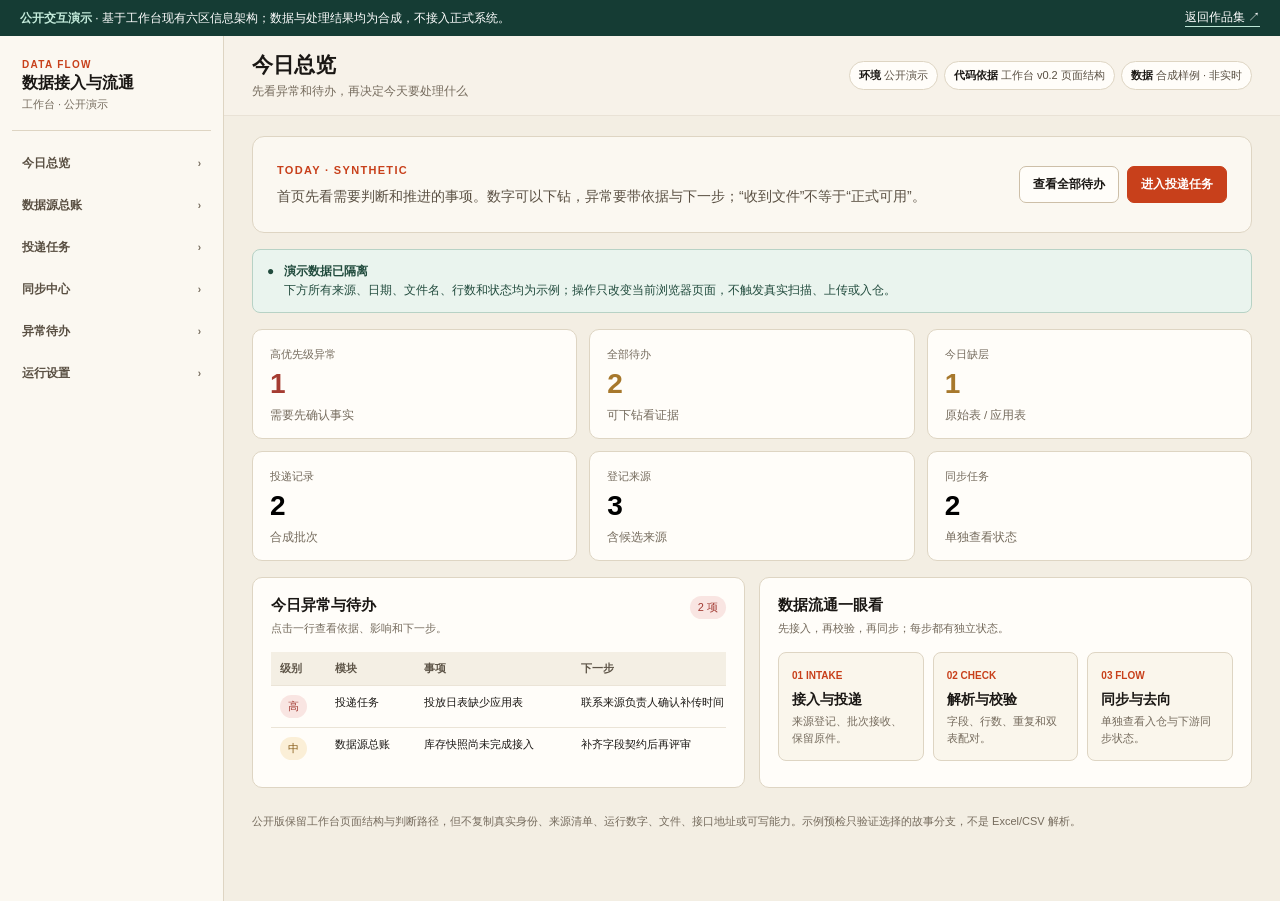
<file: intake-demo.html>
<!doctype html>
<html lang="zh-CN">
<head>
  <meta charset="utf-8">
  <meta name="viewport" content="width=device-width,initial-scale=1">
  <meta name="description" content="数据接入与流通工作台公开交互演示：合成批次、预检、到数和异常追溯。">
  <title>数据接入与流通工作台 · 交互演示</title>
  <style>
    :root{--bg:#f3eee3;--panel:#fbf8f1;--card:#fffdf9;--ink:#1a1714;--muted:#756b5d;--line:#ded5c3;--accent:#c8401b;--green:#1f5c4d;--warn:#a7782c;--danger:#a53c32}
    *{box-sizing:border-box}html{scroll-behavior:smooth}body{margin:0;background:var(--bg);color:var(--ink);font-family:-apple-system,BlinkMacSystemFont,"PingFang SC","Microsoft YaHei",sans-serif;font-size:14px}button,input,select{font:inherit}button{cursor:pointer}a{color:inherit}
    .demo-ribbon{position:relative;z-index:50;display:flex;align-items:center;justify-content:space-between;gap:16px;padding:9px 20px;background:#153c34;color:#fff;font-size:12px}.demo-ribbon strong{color:#c4ebdb}.demo-ribbon a{text-decoration:none;border-bottom:1px solid #bde8d7}.demo-ribbon a:hover{color:#e7fff4}
    .shell{display:grid;grid-template-columns:224px minmax(0,1fr);min-height:calc(100vh - 38px)}.nav{background:var(--panel);border-right:1px solid var(--line);padding:18px 12px}.brand{display:grid;gap:3px;padding:5px 10px 18px;border-bottom:1px solid var(--line)}.brand-kicker{font-size:10px;font-weight:800;letter-spacing:.13em;color:var(--accent)}.brand strong{font-size:16px}.brand small{font-size:11px;color:var(--muted)}.nav-list{display:grid;gap:5px;padding-top:14px}.nav-btn{width:100%;display:flex;align-items:center;justify-content:space-between;text-align:left;border:0;border-radius:8px;background:transparent;padding:10px;color:#5a5043;font-size:12px;font-weight:720}.nav-btn:hover{background:#f1eadb}.nav-btn.active{background:#e7decb;color:var(--ink);box-shadow:inset 3px 0 0 var(--accent)}.nav-btn span:last-child{font-size:10px;color:var(--muted)}
    main{min-width:0}.topbar{display:flex;justify-content:space-between;align-items:center;gap:16px;min-height:75px;padding:15px 28px;border-bottom:1px solid #e9e2d6;background:#f7f2e9}.topbar h1{font-size:21px;margin:0 0 4px}.topbar p{margin:0;color:var(--muted);font-size:12px}.version{display:flex;gap:6px;flex-wrap:wrap;justify-content:end}.pill{border:1px solid var(--line);background:var(--card);border-radius:99px;padding:6px 9px;color:#5a5043;font-size:11px;white-space:nowrap}.pill b{color:var(--ink)}.content{max-width:1480px;padding:20px 28px 60px}.page{display:none}.page.active{display:block}.hero{display:flex;align-items:center;justify-content:space-between;gap:25px;padding:24px;border:1px solid var(--line);border-radius:12px;background:var(--panel);margin-bottom:16px}.hero p{margin:8px 0 0;color:#5a5043;line-height:1.65;max-width:790px}.kicker{font-size:11px;font-weight:850;letter-spacing:.12em;color:var(--accent)}.actions{display:flex;gap:8px;flex-wrap:wrap}.btn{border:1px solid #cdbfa8;background:var(--card);border-radius:7px;padding:9px 13px;color:var(--ink);font-weight:730;font-size:12px}.btn:hover{border-color:var(--accent)}.btn.primary{background:var(--accent);border-color:var(--accent);color:#fff}.btn:disabled{opacity:.5;cursor:not-allowed}.notice{display:flex;gap:10px;align-items:start;padding:12px 14px;margin:0 0 16px;border:1px solid #b7d2c5;background:#eaf4ee;border-radius:8px;color:#214b3d;font-size:12px;line-height:1.6}.notice.warn{border-color:#e4cba1;background:#fbf2df;color:#74531f}.notice strong{display:block}
    .kpis{display:grid;grid-template-columns:repeat(3,minmax(0,1fr));gap:12px;margin-bottom:16px}.kpi{display:block;width:100%;text-align:left;padding:15px 17px;border:1px solid var(--line);border-radius:10px;background:var(--card)}.kpi:hover{border-color:var(--accent)}.kpi span{font-size:11px;color:var(--muted)}.kpi strong{display:block;margin:6px 0;font-size:28px}.kpi small{color:var(--muted)}.kpi.danger strong{color:var(--danger)}.kpi.warn strong{color:var(--warn)}.grid-2{display:grid;grid-template-columns:1fr 1fr;gap:14px}.grid-3{display:grid;grid-template-columns:repeat(3,minmax(0,1fr));gap:9px}.card{min-width:0;margin-bottom:14px;padding:18px;border:1px solid var(--line);border-radius:10px;background:var(--card)}.card-head{display:flex;justify-content:space-between;gap:12px;align-items:start;margin-bottom:14px}.card h2{margin:0;font-size:15px}.desc{margin:5px 0 0;color:var(--muted);font-size:11px;line-height:1.55}.badge{display:inline-block;padding:4px 8px;border-radius:99px;background:#efeee7;color:#665c50;font-size:11px;white-space:nowrap}.badge.good{background:#e1f0e9;color:#1e6148}.badge.warn{background:#fbefd7;color:#875d19}.badge.danger{background:#f9e5e2;color:#a03830}.flow{border:1px solid var(--line);border-radius:8px;padding:13px;background:#faf6ec}.flow small{color:var(--accent);font-size:10px;font-weight:800}.flow strong{display:block;margin:9px 0 4px}.flow p{color:var(--muted);font-size:11px;line-height:1.55;margin:0}.table-wrap{overflow:auto}.table{width:100%;border-collapse:collapse;font-size:11px;min-width:580px}.table th{padding:9px;text-align:left;background:#f4efe4;color:#5d5447;white-space:nowrap}.table td{border-top:1px solid #ebe4d7;padding:9px;vertical-align:top}.table tr[data-detail]{cursor:pointer}.table tr[data-detail]:hover td{background:#f8f1e5}.muted{color:var(--muted)}.form-grid{display:grid;grid-template-columns:1fr 1fr;gap:10px}.field{display:grid;gap:5px;font-size:11px;font-weight:700}.field select,.field input{width:100%;min-height:38px;padding:7px 9px;border:1px solid var(--line);background:#fff;border-radius:6px;color:var(--ink)}.preflight{padding:10px;border-radius:6px;background:#f5f0e6;color:var(--muted);font-size:11px;line-height:1.6;margin:12px 0}.filter{display:flex;gap:9px;margin-bottom:12px}.filter input,.filter select{padding:8px 10px;border:1px solid var(--line);background:#fff;border-radius:6px}.filter input{flex:1}.empty{padding:20px;color:var(--muted);text-align:center}.settings-row,.sync-row{display:grid;grid-template-columns:minmax(130px,2fr) minmax(90px,1fr) minmax(100px,1fr) auto;gap:12px;align-items:center;border-top:1px solid #ebe4d7;padding:13px 4px;font-size:12px}.settings-row:first-child,.sync-row:first-child{border-top:0}.settings-row small,.sync-row small{display:block;color:var(--muted);margin-top:4px}.settings-row select,.settings-row input{max-width:120px;padding:6px;border:1px solid var(--line);background:#f7f3ea;border-radius:5px}.settings-row button{white-space:nowrap}.foot{font-size:11px;color:var(--muted);line-height:1.6}
    .drawer-backdrop{position:fixed;inset:0;background:#141a1980;z-index:90}.drawer{position:fixed;inset:0 0 0 auto;width:min(460px,100%);z-index:91;background:var(--card);box-shadow:-12px 0 35px #0002;overflow:auto;padding:24px}.drawer-head{display:flex;align-items:start;justify-content:space-between;border-bottom:1px solid var(--line);padding-bottom:15px}.drawer h2{font-size:18px;margin:0}.drawer button{border:0;background:transparent;font-size:24px}.detail-list{margin:12px 0}.detail-list div{display:grid;grid-template-columns:105px 1fr;gap:10px;border-bottom:1px solid #eee7dc;padding:10px 0;font-size:12px}.detail-list dt{color:var(--muted)}.detail-list dd{margin:0;overflow-wrap:anywhere}.hidden{display:none!important}
    @media(max-width:900px){.shell{grid-template-columns:1fr}.nav{padding:10px;display:flex;align-items:center;gap:15px;overflow:auto}.brand{min-width:155px;border:0;padding:0 5px}.nav-list{display:flex;padding:0}.nav-btn{white-space:nowrap}.topbar{display:block}.version{justify-content:start;margin-top:10px}.content{padding:14px}.grid-2,.grid-3{grid-template-columns:1fr}.kpis{grid-template-columns:repeat(2,1fr)}.hero{display:block}.hero .actions{margin-top:15px}.settings-row,.sync-row{grid-template-columns:1fr 1fr}.settings-row>*:first-child,.sync-row>*:first-child{grid-column:1/-1}}
  </style>
</head>
<body>
  <div class="demo-ribbon"><span><strong>公开交互演示</strong> · 基于工作台现有六区信息架构；数据与处理结果均为合成，不接入正式系统。</span><a href="index.html#overview">返回作品集 ↗</a></div>
  <div class="shell">
    <aside class="nav" aria-label="工作台导航"><div class="brand"><span class="brand-kicker">DATA FLOW</span><strong>数据接入与流通</strong><small>工作台 · 公开演示</small></div><div class="nav-list" id="nav"></div></aside>
    <main>
      <header class="topbar"><div><h1 id="page-title">今日总览</h1><p id="page-subtitle">先看异常和待办，再决定今天要处理什么</p></div><div class="version"><span class="pill"><b>环境</b> 公开演示</span><span class="pill"><b>代码依据</b> 工作台 v0.2 页面结构</span><span class="pill"><b>数据</b> 合成样例 · 非实时</span></div></header>
      <div class="content">
        <section class="page active" data-page="today">
          <div class="hero"><div><span class="kicker">TODAY · SYNTHETIC</span><p>首页先看需要判断和推进的事项。数字可以下钻，异常要带依据与下一步；“收到文件”不等于“正式可用”。</p></div><div class="actions"><button class="btn" data-go="exceptions">查看全部待办</button><button class="btn primary" data-go="deliveries">进入投递任务</button></div></div>
          <div class="notice"><span>●</span><div><strong>演示数据已隔离</strong>下方所有来源、日期、文件名、行数和状态均为示例；操作只改变当前浏览器页面，不触发真实扫描、上传或入仓。</div></div>
          <div class="kpis" id="kpis"></div>
          <div class="grid-2"><article class="card"><div class="card-head"><div><h2>今日异常与待办</h2><p class="desc">点击一行查看依据、影响和下一步。</p></div><span class="badge danger" id="todo-count"></span></div><div id="exceptions-preview"></div></article><article class="card"><div class="card-head"><div><h2>数据流通一眼看</h2><p class="desc">先接入，再校验，再同步；每步都有独立状态。</p></div></div><div class="grid-3"><div class="flow"><small>01 INTAKE</small><strong>接入与投递</strong><p>来源登记、批次接收、保留原件。</p></div><div class="flow"><small>02 CHECK</small><strong>解析与校验</strong><p>字段、行数、重复和双表配对。</p></div><div class="flow"><small>03 FLOW</small><strong>同步与去向</strong><p>单独查看入仓与下游同步状态。</p></div></div></article></div>
        </section>
        <section class="page" data-page="sources"><div class="hero"><div><span class="kicker">SOURCE LEDGER</span><p>把来源、应到时间、接入状态和维护责任放在同一入口；来源登记不等于当天已到数。</p></div></div><article class="card"><div class="card-head"><div><h2>接入源登记</h2><p class="desc">点击查看完整示例契约。</p></div><span class="badge">3 条示例来源</span></div><div id="source-grid"></div></article><article class="card"><div class="card-head"><div><h2>全源总账快照</h2><p class="desc">正式产品会展示独立快照；公开演示不加载内部总账。</p></div><span class="badge warn">不含生产数据</span></div><div class="empty">本演示以合成来源说明字段结构，不展示真实总账或业务数量。</div></article></section>
        <section class="page" data-page="deliveries"><div class="hero"><div><span class="kicker">DELIVERY</span><p>对应工作台的扫描、手工补传、今日到数和投递记录区域。这里仅回放一个受控示例批次。</p></div></div><div class="notice warn"><span>●</span><div><strong>演示动作不会写仓</strong>正式工作台的扫描与补传涉及文件移动和登记；本页只模拟状态变化，不能选择或上传真实文件。</div></div><div class="grid-2"><article class="card"><div class="card-head"><div><h2>扫描固定目录</h2><p class="desc">正式功能会登记新文件并移动处理目录。</p></div><span class="badge warn">真实动作已隔离</span></div><button class="btn" id="scan-button">查看扫描边界</button></article><article class="card"><div class="card-head"><div><h2>手工补传 · 示例回放</h2><p class="desc">先预检，再登记；更换批次需重新预检。</p></div><span class="badge">浏览器内模拟</span></div><div class="form-grid"><label class="field">数据源 / 任务<select id="sample-source"><option value="daily">电商订单日表</option><option value="marketing">营销投放日表</option></select></label><label class="field">业务日期<input id="business-date" type="date" value="2026-09-25"></label><label class="field">文件层次<select id="sample-role"><option value="raw">原始表 / ODS</option><option value="ready">处理后完整表 / 应用候选</option></select></label><label class="field">示例批次<select id="sample-batch"><option value="complete">双表齐全</option><option value="missing">缺少应用表</option><option value="invalid">字段缺失</option></select></label></div><div class="preflight" id="preflight-result" aria-live="polite">请选择示例批次并运行预检。不会读取本机文件。</div><div class="actions"><button class="btn" id="preflight-button">先做预检</button><button class="btn primary" id="register-button" disabled>模拟登记</button><button class="btn" id="reset-button">重置演示</button></div></article></div><article class="card"><div class="card-head"><div><h2>今日到数</h2><p class="desc">按业务日期、应到时间和双表契约分辨“已到”“缺层”“待确认”。</p></div><span class="badge">3 个示例应到</span></div><div id="arrival-grid"></div></article><article class="card"><div class="card-head"><div><h2>投递记录</h2><p class="desc">上传时间与业务日期分别保留；点行查看批次详情。</p></div></div><div id="delivery-grid"></div></article></section>
        <section class="page" data-page="sync"><div class="hero"><div><span class="kicker">SYNC CENTER</span><p>单独看任务状态，不能把空白理解成全部成功；本页没有重跑按钮。</p></div></div><article class="card"><div class="card-head"><div><h2>同步任务状态</h2><p class="desc">合成状态快照；点击任务查看时间和结果。</p></div><span class="badge">只读示例</span></div><div id="sync-list"></div></article></section>
        <section class="page" data-page="exceptions"><div class="hero"><div><span class="kicker">EXCEPTION QUEUE</span><p>每条待办说明发生了什么、依据是什么、下一步找谁确认。演示不会代替业务负责人作决定。</p></div></div><article class="card"><div class="card-head"><div><h2>待办清单</h2><p class="desc">按级别和文字筛选；点击查看详情。</p></div><span class="badge danger" id="filter-count"></span></div><div class="filter"><input id="exception-search" type="search" placeholder="搜索事项、证据或下一步" aria-label="搜索待办"><select id="exception-severity" aria-label="筛选级别"><option value="">全部级别</option><option value="高">高</option><option value="中">中</option><option value="低">低</option></select></div><div id="exception-grid"></div></article></section>
        <section class="page" data-page="settings"><div class="hero"><div><span class="kicker">CONTROL & AUDIT</span><p>运行设置、权限边界、版本事实和操作留痕集中展示；公开演示不保存配置。</p></div></div><article class="card"><div class="card-head"><div><h2>运行开关与排程草案</h2><p class="desc">正式产品中“保存草案”不等于立即改服务器定时；演示一律只读。</p></div><span class="badge warn">写入关闭</span></div><div id="settings-list"></div><button class="btn primary" disabled>保存设置（演示禁用）</button></article><div class="grid-2"><article class="card"><h2>权限与动作边界</h2><div class="detail-list"><div><dt>人员访问</dt><dd>公开演示，无正式登录能力</dd></div><div><dt>自动投递</dt><dd>未接入，不能调用投递接口</dd></div><div><dt>配置写入</dt><dd>关闭</dd></div><div><dt>数仓写入</dt><dd>关闭</dd></div></div></article><article class="card"><h2>版本事实</h2><div class="detail-list"><div><dt>页面依据</dt><dd>数据接入与流通工作台 v0.2 的六区结构</dd></div><div><dt>来源版本</dt><dd>Gitee main 5c07e8c（2026-09-26 核对）</dd></div><div><dt>数据状态</dt><dd>合成示例，非实时快照</dd></div></div></article></div><article class="card"><div class="card-head"><div><h2>最近操作记录</h2><p class="desc">只记本页的模拟操作；刷新页面后清空。</p></div></div><div id="operation-list" class="empty">尚无模拟操作。</div></article></section>
        <p class="foot">公开版保留工作台页面结构与判断路径，但不复制真实身份、来源清单、运行数字、文件、接口地址或可写能力。示例预检只验证选择的故事分支，不是 Excel/CSV 解析。</p>
      </div>
    </main>
  </div>
  <div id="drawer-backdrop" class="drawer-backdrop hidden"></div><aside id="drawer" class="drawer hidden" role="dialog" aria-modal="true" aria-labelledby="drawer-title"><div class="drawer-head"><h2 id="drawer-title">详情</h2><button id="drawer-close" aria-label="关闭详情">×</button></div><dl id="drawer-body" class="detail-list"></dl></aside>
  <script>
  (()=>{'use strict';
    const pages={today:['今日总览','先看异常和待办，再决定今天要处理什么'],sources:['数据源总账','看登记、频率、责任人与接入状态'],deliveries:['投递任务','预检、到数日检和投递记录'],sync:['同步中心','查看进数仓与下游同步状态'],exceptions:['异常待办','按级别与证据逐条处理'],settings:['运行设置','权限、排程草案与操作留痕']};
    const sourceRows=[{'序号':'01','平台':'电商平台','数据源':'订单日表','频率':'日更','应到':'12:00','维护人':'来源负责人','接入状态':'已接入','交付契约':'原始表 + 应用表'},{'序号':'02','平台':'营销平台','数据源':'投放日表','频率':'日更','应到':'12:00','维护人':'营销负责人','接入状态':'已接入','交付契约':'原始表 + 应用表'},{'序号':'03','平台':'仓储系统','数据源':'库存快照','频率':'日更','应到':'14:00','维护人':'仓储负责人','接入状态':'候选','交付契约':'单表快照'}];
    let arrivals=[{'平台':'电商平台','数据源':'订单日表','应到':'12:00','状态':'已到','原始表':'已到','应用表':'已到','最近投递':'11:42','问题':'—'},{'平台':'营销平台','数据源':'投放日表','应到':'12:00','状态':'缺应用表','原始表':'已到','应用表':'缺失','最近投递':'11:58','问题':'等待配对文件'},{'平台':'仓储系统','数据源':'库存快照','应到':'14:00','状态':'待确认','原始表':'未到','应用表':'不适用','最近投递':'—','问题':'尚未到应到时间'}];
    let deliveries=[{'上传时间':'11:42','方式':'API 投递','来源':'订单日表','业务日期':'2026-09-25','层次':'双表','文件':'sample-orders.zip','行数':'120','状态':'预检通过','说明':'合成样例；已配对'},{'上传时间':'11:58','方式':'RPA 投递','来源':'投放日表','业务日期':'2026-09-25','层次':'原始表','文件':'sample-marketing.csv','行数':'80','状态':'待配对','说明':'合成样例；缺应用表'}];
    let exceptions=[{'级别':'高','模块':'投递任务','事项':'投放日表缺少应用表','说明':'仅见原始表，不能判定整批可用','证据':'示例批次 M-025：应用表未到','下一步':'联系来源负责人确认补传时间','状态':'待处理'},{'级别':'中','模块':'数据源总账','事项':'库存快照尚未完成接入','说明':'候选来源，不纳入正式到数统计','证据':'来源登记状态=候选','下一步':'补齐字段契约后再评审','状态':'待确认'}];
    const syncRows=[{'名':'订单明细入仓','源':'订单日表','目标':'数仓候选层','状态':'成功','上次跑':'13:05','行数':'120','说明':'合成快照；不代表正式数仓'},{'名':'营销汇总同步','源':'投放日表','目标':'分析应用','状态':'未跑','上次跑':'—','行数':'0','说明':'等待配对文件，不自动重跑'}];
    let events=[];let approved='';let simulated=false;
    const $=s=>document.querySelector(s);const esc=v=>String(v??'—').replace(/[&<>"']/g,c=>({'&':'&amp;','<':'&lt;','>':'&gt;','"':'&quot;'}[c]));
    const badge=v=>{const s=String(v??'—');const tone=/失败|缺|异常|高/.test(s)?'danger':/待|未|候选|中/.test(s)?'warn':/成功|已到|通过|已接入/.test(s)?'good':'';return '<span class="badge '+tone+'">'+esc(s)+'</span>'};
    function show(page){page=pages[page]?page:'today';document.querySelectorAll('.page').forEach(e=>e.classList.toggle('active',e.dataset.page===page));document.querySelectorAll('.nav-btn').forEach(e=>e.classList.toggle('active',e.dataset.page===page));$('#page-title').textContent=pages[page][0];$('#page-subtitle').textContent=pages[page][1];if(location.hash!=='#'+page)history.replaceState(null,'','#'+page);}
    function details(row,title){$('#drawer-title').textContent=title||row['事项']||row['数据源']||row['名']||'详情';$('#drawer-body').innerHTML=Object.entries(row).map(([k,v])=>'<div><dt>'+esc(k)+'</dt><dd>'+esc(v)+'</dd></div>').join('');$('#drawer').classList.remove('hidden');$('#drawer-backdrop').classList.remove('hidden');$('#drawer-close').focus();}
    function table(host,rows,cols,empty){const e=$(host);if(!rows.length){e.innerHTML='<div class="empty">'+esc(empty||'没有记录')+'</div>';return}e.innerHTML='<div class="table-wrap"><table class="table"><thead><tr>'+cols.map(c=>'<th>'+esc(c)+'</th>').join('')+'</tr></thead><tbody>'+rows.map((r,i)=>'<tr data-detail="'+i+'">'+cols.map(c=>'<td>'+(/状态|级别|接入状态|原始表|应用表/.test(c)?badge(r[c]):esc(r[c]))+'</td>').join('')+'</tr>').join('')+'</tbody></table></div>';e.querySelectorAll('tr[data-detail]').forEach(tr=>tr.addEventListener('click',()=>details(rows[Number(tr.dataset.detail)])));}
    function render(){const pending=exceptions.length;$('#todo-count').textContent=pending+' 项';table('#exceptions-preview',exceptions.slice(0,5),['级别','模块','事项','下一步','状态']);table('#source-grid',sourceRows,['序号','平台','数据源','频率','应到','维护人','接入状态','交付契约']);table('#arrival-grid',arrivals,['平台','数据源','应到','状态','原始表','应用表','最近投递','问题']);table('#delivery-grid',deliveries,['上传时间','方式','来源','业务日期','层次','文件','行数','状态','说明']);const q=$('#exception-search').value.trim().toLowerCase(),sev=$('#exception-severity').value;const filtered=exceptions.filter(r=>(!sev||r['级别']===sev)&&(!q||JSON.stringify(r).toLowerCase().includes(q)));$('#filter-count').textContent=filtered.length+' 项';table('#exception-grid',filtered,['级别','模块','事项','说明','证据','下一步','状态'],'当前筛选下没有待办');$('#sync-list').innerHTML=syncRows.map((r,i)=>'<div class="sync-row"><div><strong>'+esc(r['名'])+'</strong><small>'+esc(r['源'])+' → '+esc(r['目标'])+'</small></div><div>'+badge(r['状态'])+'</div><div>上次 '+esc(r['上次跑'])+'<small>行数 '+esc(r['行数'])+'</small></div><button class="btn" data-sync="'+i+'">查看详情</button></div>').join('');$('#sync-list').querySelectorAll('[data-sync]').forEach(b=>b.addEventListener('click',()=>details(syncRows[Number(b.dataset.sync)])));$('#operation-list').className=events.length?'':'empty';$('#operation-list').innerHTML=events.length?events.map(e=>'<div class="sync-row"><strong>'+esc(e.time)+'</strong><span>'+esc(e.action)+'</span><span>'+badge(e.result)+'</span></div>').join(''):'尚无模拟操作。';const k=[['高优先级异常',exceptions.filter(r=>r['级别']==='高').length,'danger','需要先确认事实','exceptions'],['全部待办',pending,'warn','可下钻看证据','exceptions'],['今日缺层',arrivals.filter(r=>/缺/.test(r['状态'])).length,'warn','原始表 / 应用表','deliveries'],['投递记录',deliveries.length,'','合成批次','deliveries'],['登记来源',sourceRows.length,'','含候选来源','sources'],['同步任务',syncRows.length,'','单独查看状态','sync']];$('#kpis').innerHTML=k.map(x=>'<button class="kpi '+x[2]+'" data-target="'+x[4]+'"><span>'+x[0]+'</span><strong>'+x[1]+'</strong><small>'+x[3]+'</small></button>').join('');$('#kpis').querySelectorAll('[data-target]').forEach(b=>b.onclick=()=>show(b.dataset.target));}
    function signature(){return ['#sample-source','#business-date','#sample-role','#sample-batch'].map(s=>$(s).value).join('|')}
    function addEvent(action,result){events.unshift({time:new Date().toLocaleTimeString('zh-CN',{hour:'2-digit',minute:'2-digit'}),action,result});render()}
    $('#nav').innerHTML=Object.entries(pages).map(([id,value])=>'<button class="nav-btn" data-nav="'+id+'"><span>'+value[0]+'</span><span>›</span></button>').join('');$('#nav').querySelectorAll('[data-nav]').forEach(b=>b.onclick=()=>show(b.dataset.nav));document.querySelectorAll('[data-go]').forEach(b=>b.onclick=()=>show(b.dataset.go));
    ['#sample-source','#business-date','#sample-role','#sample-batch'].forEach(s=>$(s).addEventListener('change',()=>{approved='';$('#register-button').disabled=true;$('#preflight-result').textContent='选择已变化，请重新预检。';}));
    $('#preflight-button').onclick=()=>{const type=$('#sample-batch').value;approved=type==='complete'?signature():'';$('#register-button').disabled=!approved;$('#preflight-result').innerHTML=type==='complete'?'<strong>示例预检通过。</strong>原始表与应用表齐全；字段结构符合示例契约。这里未解析真实文件。':type==='missing'?'<strong>示例预检未通过。</strong>仅有原始表，缺少应用表；保留待配对状态，不允许模拟登记完成。':'<strong>示例预检未通过。</strong>必要字段缺失；需要来源负责人补正。';addEvent('示例批次预检',type==='complete'?'通过':'拦截')};
    $('#register-button').onclick=()=>{if(!approved||approved!==signature())return;const name=$('#sample-source').selectedOptions[0].textContent.replace(/^(电商|营销)/,''),date=$('#business-date').value;deliveries.unshift({'上传时间':'演示时刻','方式':'本页模拟','来源':name,'业务日期':date,'层次':'双表','文件':'sample-batch.zip','行数':'示例','状态':'预检通过','说明':'仅浏览器内登记；未写入系统'});arrivals=arrivals.map(r=>r['数据源']===name?{...r,'状态':'已到','原始表':'已到','应用表':'已到','最近投递':'演示时刻','问题':'合成状态'}:r);exceptions=exceptions.filter(r=>!r['事项'].includes(name));approved='';simulated=true;$('#register-button').disabled=true;$('#preflight-result').textContent='已在本页模拟登记。真实系统没有收到文件，正式数据未变化。';addEvent('模拟登记 '+name,'完成');show('deliveries')};
    $('#reset-button').onclick=()=>{if(!simulated){$('#preflight-result').textContent='演示尚未登记；可重新选择批次。';return}location.reload()};$('#scan-button').onclick=()=>details({'动作':'扫描固定目录','正式含义':'登记新文件并移动处理目录','公开演示':'不读取目录，不移动文件，不生成真实记录','建议':'在投递任务页使用示例批次回放预检流程'},'扫描边界');
    $('#exception-search').oninput=render;$('#exception-severity').onchange=render;$('#drawer-close').onclick=$('#drawer-backdrop').onclick=()=>{$('#drawer').classList.add('hidden');$('#drawer-backdrop').classList.add('hidden')};document.addEventListener('keydown',e=>{if(e.key==='Escape')$('#drawer-close').click()});
    $('#settings-list').innerHTML=syncRows.map(r=>'<div class="settings-row"><div><strong>'+esc(r['名'])+'</strong><small>'+esc(r['源'])+' → '+esc(r['目标'])+'</small></div><label>频率 <select disabled><option>日更</option></select></label><label>时间 <input type="time" value="13:00" disabled></label><span class="badge warn">演示只读</span></div>').join('');render();show((location.hash||'#today').slice(1));window.addEventListener('hashchange',()=>show(location.hash.slice(1)));
  })();
  </script>
</body>
</html>
</file>
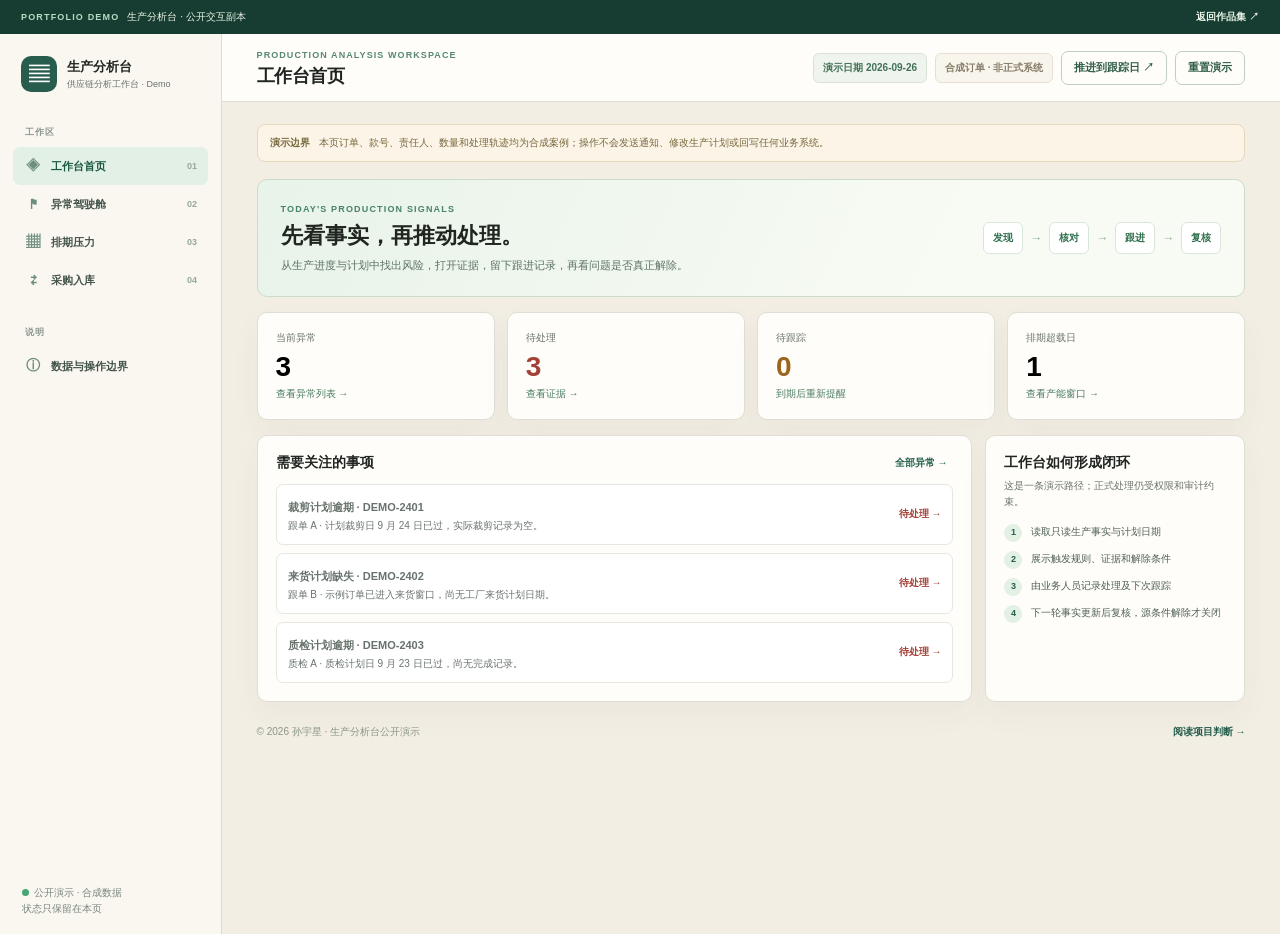
<file: production-demo.html>
<!doctype html>
<html lang="zh-CN">
<head>
  <meta charset="utf-8">
  <meta name="viewport" content="width=device-width,initial-scale=1">
  <meta name="description" content="生产分析台公开交互演示：从生产异常的发现、证据核对到人工跟进与复核。全部使用合成案例。">
  <meta name="theme-color" content="#f3eee3">
  <title>生产分析台 · 公开工作台 Demo</title>
  <style>
    :root{--bg:#f3eee3;--side:#faf7f0;--paper:#fffdf9;--ink:#212521;--muted:#69736d;--line:#deded4;--green:#245f4d;--green-soft:#e9f3ea;--amber:#9a651c;--amber-soft:#fff4df;--red:#a44137;--red-soft:#fbebe8;--blue:#326b84;--shadow:0 12px 30px #39453a0b}
    *{box-sizing:border-box}html{scroll-behavior:smooth}body{margin:0;background:var(--bg);color:var(--ink);font-family:-apple-system,BlinkMacSystemFont,"PingFang SC","Microsoft YaHei",sans-serif;font-size:12px}button,input,textarea,select{font:inherit}button{cursor:pointer}a{color:inherit}.hidden{display:none!important}.skip{position:absolute;left:-9999px;top:0;background:#fff;padding:8px;z-index:200}.skip:focus{left:8px}.ribbon{display:flex;align-items:center;gap:8px;min-height:34px;padding:6px 21px;background:#173c32;color:#e9f5e7;font-size:10px}.ribbon b{font-size:9px;letter-spacing:.13em;color:#b4ddc4}.ribbon a{margin-left:auto;font-weight:800;text-decoration:none}.ribbon a:hover{text-decoration:underline}
    .shell{display:grid;grid-template-columns:222px minmax(0,1fr);min-height:calc(100vh - 34px)}.sidebar{position:sticky;top:0;align-self:start;height:100vh;padding:22px 13px 17px;background:var(--side);border-right:1px solid #dddcd2;display:flex;flex-direction:column}.brand{display:flex;align-items:center;gap:10px;margin:0 8px 34px;text-decoration:none}.brand-mark{display:grid;place-items:center;width:36px;height:36px;border-radius:10px;background:#285d4d;color:#fff;font-size:20px;font-weight:900}.brand strong,.brand small{display:block}.brand strong{font-size:13px}.brand small{margin-top:2px;font-size:9px;color:var(--muted)}.nav-label{margin:0 12px 8px;color:#8d988e;font-size:9px;font-weight:900;letter-spacing:.1em}.nav-label.second{margin-top:27px}.nav-btn{display:flex;align-items:center;gap:9px;width:100%;min-height:38px;padding:8px 11px;border:0;border-radius:7px;background:transparent;text-align:left;color:#42544a;font-size:11px;font-weight:740}.nav-btn:hover{background:#eaf0e8}.nav-btn.active{background:#e3f0e6;color:#1a5942}.nav-btn i{width:18px;font-size:14px;font-style:normal;color:#6d8e7c;text-align:center}.nav-btn small{margin-left:auto;font-size:9px;color:#97a89a}.side-foot{margin:auto 9px 0;color:#78877c;font-size:10px;line-height:1.6}.dot{display:inline-block;width:7px;height:7px;margin-right:5px;border-radius:50%;background:#46a674}
    main{min-width:0}.topbar{position:sticky;top:0;z-index:20;display:flex;justify-content:space-between;align-items:center;gap:15px;min-height:68px;padding:11px clamp(18px,2.7vw,38px);background:#fffdfa;border-bottom:1px solid var(--line)}.topbar small{color:#568875;font-size:9px;font-weight:900;letter-spacing:.12em}.topbar h1{margin:3px 0 0;font-size:18px;letter-spacing:-.02em}.top-actions{display:flex;align-items:center;gap:8px}.pill{padding:7px 9px;border:1px solid #d9e2d4;border-radius:6px;background:#eff5ee;color:#427155;font-size:10px;font-weight:780;white-space:nowrap}.pill.neutral{background:#f8f5ed;border-color:#e8dfd2;color:#877d68}.top-actions button,.button{min-height:34px;padding:7px 12px;border:1px solid #bfcfc1;border-radius:7px;background:#fffdf9;color:#305e47;font-size:11px;font-weight:800}.top-actions button:hover,.button:hover{border-color:#598b6d;background:#f5faf3}.button.primary{background:var(--green);border-color:var(--green);color:#fff}.button.primary:hover{background:#174a3a}.button:disabled{opacity:.5;cursor:not-allowed}
    .content{width:min(1320px,100%);margin:auto;padding:22px clamp(18px,2.7vw,38px) 36px}.boundary{display:flex;gap:9px;align-items:start;margin-bottom:17px;padding:10px 12px;border:1px solid #e5d8bd;border-radius:8px;background:#fbf4e7;color:#79693f;font-size:10px;line-height:1.6}.boundary strong{white-space:nowrap}.page[hidden]{display:none}.page-head{display:flex;justify-content:space-between;align-items:end;gap:20px;margin:2px 0 16px}.eyebrow{font-size:9px;font-weight:900;letter-spacing:.13em;color:#478269}.page-head h2{margin:6px 0 5px;font-size:24px;letter-spacing:-.035em}.page-head p{margin:0;color:var(--muted);font-size:11px;line-height:1.6}.page-head .button{flex:none}.card{min-width:0;padding:18px;border:1px solid var(--line);border-radius:10px;background:var(--paper);box-shadow:var(--shadow)}.card h3{margin:0 0 10px;font-size:14px}.card-sub{margin:-4px 0 14px;color:var(--muted);font-size:10px;line-height:1.6}.overview-hero{display:flex;align-items:center;justify-content:space-between;gap:20px;padding:21px 23px;margin-bottom:15px;border:1px solid #cbdccb;border-radius:10px;background:linear-gradient(115deg,#e8f3e9,#f8fbf4 72%)}.overview-hero h2{margin:6px 0;font-size:22px}.overview-hero p{margin:0;color:#5c7264;font-size:11px;line-height:1.6}.hero-flow{display:flex;align-items:center;gap:7px;white-space:nowrap}.hero-flow span{padding:8px 9px;border:1px solid #d9e7db;border-radius:6px;background:#fff;color:#2d6d4b;font-size:10px;font-weight:800}.hero-flow b{color:#8dae99}.stats{display:grid;grid-template-columns:repeat(4,minmax(0,1fr));gap:12px;margin-bottom:15px}.stat{width:100%;text-align:left}.stat span{display:block;color:var(--muted);font-size:10px}.stat strong{display:block;margin:8px 0 5px;font-size:28px;line-height:1}.stat small{color:#497c61;font-size:10px}.stat.danger strong{color:var(--red)}.stat.warn strong{color:var(--amber)}.stat:hover{border-color:#90b39a}.overview-grid{display:grid;grid-template-columns:minmax(0,1.5fr) minmax(260px,.5fr);gap:13px}.section-line{display:flex;justify-content:space-between;align-items:center;gap:10px;margin-bottom:12px}.section-line h3{margin:0;font-size:14px}.text-link{border:0;background:transparent;color:var(--green);font-size:10px;font-weight:850}.text-link:hover{text-decoration:underline}.focus-list{display:grid;gap:8px}.focus-item{display:grid;grid-template-columns:minmax(0,1fr) auto;gap:10px;align-items:center;width:100%;padding:11px;border:1px solid #e6e8df;border-radius:7px;background:#fff;text-align:left}.focus-item:hover{border-color:#a4c4ab}.focus-item strong{display:block;font-size:11px}.focus-item span{display:block;margin-top:4px;color:var(--muted);font-size:10px}.focus-item em{font-style:normal;font-size:10px;font-weight:800;color:var(--red)}.flow-steps{display:grid;gap:9px}.flow-steps div{display:flex;align-items:start;gap:9px;color:#4d6055;font-size:10px;line-height:1.5}.flow-steps b{display:grid;place-items:center;width:18px;height:18px;flex:none;border-radius:50%;background:#e3f0e4;color:var(--green);font-size:9px}
    .toolbar{display:flex;align-items:center;gap:9px;flex-wrap:wrap;margin-bottom:12px}.search{flex:1;min-width:220px;height:36px;padding:8px 11px;border:1px solid #d9dfd5;border-radius:7px;background:#fff}.filter{display:flex;gap:4px;padding:3px;border:1px solid #e0e5dd;border-radius:7px;background:#f7f8f4}.filter button{padding:6px 9px;border:0;border-radius:5px;background:transparent;color:#66736a;font-size:10px;font-weight:750}.filter button.active{background:#fff;color:var(--green);box-shadow:0 2px 7px #364a370e}.table-wrap{overflow:auto}.table{width:100%;border-collapse:collapse;min-width:760px}.table th{text-align:left;padding:10px 9px;border-bottom:1px solid #e4e7df;background:#f6f7f3;color:#78847a;font-size:10px;font-weight:750}.table td{padding:13px 9px;border-bottom:1px solid #eceee7;color:#414d44;font-size:11px}.table tbody tr{cursor:pointer}.table tbody tr:hover{background:#f6faf5}.table td:first-child{font-weight:850;color:#2f5d45}.badge{display:inline-block;padding:5px 7px;border-radius:5px;font-size:9px;font-weight:850;white-space:nowrap}.badge.danger{color:var(--red);background:var(--red-soft)}.badge.warn{color:var(--amber);background:var(--amber-soft)}.badge.good{color:var(--green);background:var(--green-soft)}.empty{text-align:center!important;color:#9aa59a!important;padding:30px!important}.table-note{margin:12px 0 0;color:#7d887d;font-size:10px;line-height:1.6}
    .schedule-grid{display:grid;grid-template-columns:minmax(0,1.15fr) minmax(280px,.85fr);gap:13px}.day-row{display:grid;grid-template-columns:100px 1fr 87px;align-items:center;gap:12px;margin:14px 0}.day-row strong{font-size:11px}.day-row small{color:var(--muted);font-size:10px}.meter{height:10px;border-radius:30px;background:#e9ebe2;overflow:hidden}.meter i{display:block;height:100%;border-radius:30px;background:#5da282}.meter.over i{background:#d17d63}.proposal{padding:14px;border:1px solid #dce9dd;border-radius:8px;background:#f1f8f0;color:#3e654d;font-size:11px;line-height:1.7}.proposal strong{display:block;margin-bottom:6px;font-size:12px}.proposal p{margin:0 0 10px}.callout{margin-top:14px;padding:11px;border-left:3px solid var(--amber);background:#fbf5e9;color:#776340;font-size:10px;line-height:1.6}.procurement-grid{display:grid;grid-template-columns:repeat(3,minmax(0,1fr));gap:12px;margin-bottom:13px}.procurement-grid strong{display:block;margin:8px 0 2px;font-size:22px}.procurement-grid span,.procurement-grid small{display:block;color:var(--muted);font-size:10px}.guide-grid{display:grid;grid-template-columns:repeat(3,minmax(0,1fr));gap:12px}.guide-grid p{color:var(--muted);font-size:11px;line-height:1.7}.guide-grid strong{color:var(--green)}
    .proc-snapshot{display:flex;justify-content:space-between;align-items:center;gap:15px;margin-bottom:12px;background:#f2f8f1}.proc-snapshot strong,.proc-snapshot span,.proc-snapshot small{display:block}.proc-snapshot strong{font-size:13px}.proc-snapshot span{margin:5px 0;color:#405b48}.proc-snapshot small{color:var(--muted);line-height:1.5}.proc-scope{margin:0 0 12px;color:#586b5d;font-size:10px}.proc-risk-grid{display:grid;grid-template-columns:repeat(6,minmax(0,1fr));gap:8px;margin-bottom:13px}.proc-risk{min-width:0;text-align:left;padding:12px 9px;border:1px solid var(--line);border-radius:8px;background:#fffdf9}.proc-risk.active{border-color:#327456;background:#e9f4e8}.proc-risk strong,.proc-risk span,.proc-risk small{display:block}.proc-risk strong{font-size:22px;color:#285f49}.proc-risk span{margin-top:3px;font-size:11px;font-weight:800}.proc-risk small{margin-top:4px;color:var(--muted);font-size:9px;line-height:1.3}.proc-units{display:grid;grid-template-columns:repeat(2,minmax(0,1fr));gap:10px;margin-bottom:13px}.proc-unit{padding:13px;border:1px solid var(--line);border-radius:8px;background:#fffdf9}.proc-unit header,.proc-unit p{display:flex;justify-content:space-between;gap:8px}.proc-unit p{margin:10px 0;font-size:10px;color:var(--muted)}.proc-unit p b{display:block;margin-top:3px;color:var(--ink);font-size:15px}.proc-unit i,.proc-progress i{display:block;height:7px;border-radius:8px;background:#e9ece7;overflow:hidden}.proc-unit i b,.proc-progress i b{display:block;height:100%;background:#69ae86}.proc-toolbar,.proc-filters{display:flex;align-items:center;gap:8px;flex-wrap:wrap;margin-bottom:12px}.proc-toolbar span{color:var(--muted);font-size:10px}.proc-filters select,.proc-filters input{min-height:34px;max-width:100%;padding:7px 8px;border:1px solid #d9dfd5;border-radius:6px;background:#fff}.proc-filters input{flex:1;min-width:190px}.proc-meta{display:flex;justify-content:space-between;gap:10px;margin-bottom:9px;color:var(--muted);font-size:10px}.proc-table{min-width:1140px}.proc-table td{vertical-align:top}.proc-table td small{display:block;margin-top:5px;color:var(--muted)}.proc-table .badge{margin:0 3px 4px 0}.proc-progress{min-width:170px}.proc-progress header,.proc-progress footer{display:flex;justify-content:space-between;gap:8px}.proc-progress i{margin:7px 0}.proc-progress footer{font-size:9px;color:var(--muted)}.proc-quality{margin-top:12px;padding:10px;background:#f6f7f2;color:#657467;font-size:10px;line-height:1.6}.proc-drawer{z-index:44}.proc-drawer .drawer-body{padding-bottom:30px}.proc-batch{display:grid;grid-template-columns:1fr auto;gap:4px;padding:9px 0;border-bottom:1px solid var(--line);font-size:10px}.proc-batch span{color:var(--muted)}.proc-batch b{text-align:right}.guide-grid{display:grid;grid-template-columns:repeat(3,minmax(0,1fr));gap:12px}.guide-grid p{color:var(--muted);font-size:11px;line-height:1.7}.guide-grid strong{color:var(--green)}
    .backdrop{position:fixed;inset:0;z-index:40;background:#15251d78}.drawer{position:fixed;z-index:41;right:0;top:0;bottom:0;width:min(480px,100%);display:flex;flex-direction:column;background:#f8f8f2;box-shadow:-15px 0 35px #182b1d26}.drawer-head{display:flex;justify-content:space-between;align-items:center;padding:18px 20px;border-bottom:1px solid var(--line);background:#fff}.drawer-head strong{font-size:15px}.drawer-head button{width:28px;height:28px;border:0;background:transparent;color:#63746a;font-size:25px}.drawer-body{overflow:auto;padding:18px 20px 30px}.drawer-title{display:flex;justify-content:space-between;align-items:start;gap:10px}.drawer-title h2{margin:0 0 5px;font-size:20px}.drawer-title p{margin:0;color:var(--muted);font-size:10px}.detail-block{margin-top:15px;padding:14px;border:1px solid var(--line);border-radius:8px;background:#fff}.detail-block h3{margin:0 0 10px;font-size:12px}.detail-block p{margin:6px 0;color:#5d6b61;font-size:11px;line-height:1.65}.detail-block dl{display:grid;grid-template-columns:85px 1fr;gap:8px;margin:0;font-size:11px}.detail-block dt{color:#7a887c}.detail-block dd{margin:0;color:#344739}.detail-block label{display:block;margin-top:12px;font-size:10px;font-weight:800}.detail-block textarea,.detail-block input{display:block;width:100%;min-height:35px;margin-top:6px;padding:8px;border:1px solid #d5ddd4;border-radius:6px;background:#fff;color:var(--ink);font-size:11px}.detail-block textarea{min-height:70px;resize:vertical}.detail-block .button{margin-top:12px}.drawer-note{margin-top:7px;color:#8a7861!important;font-size:10px!important}.history{display:grid;gap:8px}.history div{padding:9px;border-left:3px solid #b8d2be;background:#f7faf6;font-size:10px;line-height:1.6}.history strong{display:block;color:#315e43}.notice{min-height:20px;margin-top:8px;color:var(--red);font-size:10px}.drawer-actions{display:flex;gap:8px;flex-wrap:wrap}.demo-footer{padding:23px 0 10px;color:#8a968c;font-size:10px}.demo-footer a{float:right;color:var(--green);font-weight:800;text-decoration:none}
    @media(max-width:1080px){.shell{grid-template-columns:190px minmax(0,1fr)}.sidebar{padding-inline:9px}.hero-flow{display:none}.stats{grid-template-columns:repeat(2,minmax(0,1fr))}.overview-grid,.schedule-grid{grid-template-columns:1fr}}
    @media(max-width:760px){.shell{display:block}.sidebar{position:static;height:auto;flex-direction:row;align-items:center;gap:2px;overflow:auto;white-space:nowrap;padding:9px 12px}.brand{flex:none;margin:0 11px 0 0}.brand small,.nav-label,.side-foot,.nav-btn small{display:none}.nav-btn{flex:none;width:auto;min-height:34px;padding:7px 9px}.topbar{top:0}.guide-grid{grid-template-columns:1fr}}
    @media(max-width:900px){.proc-risk-grid{grid-template-columns:repeat(3,minmax(0,1fr))}}
    @media(max-width:550px){.proc-risk-grid,.proc-units{grid-template-columns:repeat(2,minmax(0,1fr))}.proc-snapshot,.proc-meta{display:block}.proc-snapshot .button{margin-top:9px}.proc-toolbar .filter{width:100%}}
    @media(max-width:550px){.ribbon{padding-inline:10px}.brand-mark{width:28px;height:28px;font-size:16px}.brand strong{font-size:11px}.nav-btn{font-size:10px}.nav-btn i{display:none}.topbar{display:block;padding:10px 14px}.topbar h1{font-size:16px}.top-actions{margin-top:8px}.pill{display:none}.content{padding:14px 12px}.page-head{display:block}.page-head h2{font-size:20px}.page-head .button{margin-top:10px}.overview-hero{padding:15px}.overview-hero h2{font-size:17px}.stats{gap:8px}.card{padding:14px}.procurement-grid{grid-template-columns:1fr}.filter{overflow:auto;max-width:100%}.drawer-body{padding:14px}.day-row{grid-template-columns:73px 1fr 64px;gap:6px}}
    @media(prefers-reduced-motion:reduce){html{scroll-behavior:auto}}
  </style>
</head>
<body>
  <a class="skip" href="#main">跳转到演示</a>
  <div class="ribbon"><b>PORTFOLIO DEMO</b> 生产分析台 · 公开交互副本 <a href="index.html#overview">返回作品集 ↗</a></div>
  <div class="shell">
    <aside class="sidebar" aria-label="生产分析台演示导航">
      <a class="brand" href="index.html#overview"><span class="brand-mark">▤</span><span><strong>生产分析台</strong><small>供应链分析工作台 · Demo</small></span></a>
      <span class="nav-label">工作区</span>
      <button class="nav-btn active" data-view="overview" type="button"><i>◈</i>工作台首页<small>01</small></button>
      <button class="nav-btn" data-view="anomalies" type="button"><i>⚑</i>异常驾驶舱<small>02</small></button>
      <button class="nav-btn" data-view="schedule" type="button"><i>▦</i>排期压力<small>03</small></button>
      <button class="nav-btn" data-view="procurement" type="button"><i>⇄</i>采购入库<small>04</small></button>
      <span class="nav-label second">说明</span>
      <button class="nav-btn" data-view="guide" type="button"><i>ⓘ</i>数据与操作边界</button>
      <div class="side-foot"><span class="dot"></span>公开演示 · 合成数据<br>状态只保留在本页</div>
    </aside>
    <main id="main">
      <header class="topbar"><div><small>PRODUCTION ANALYSIS WORKSPACE</small><h1 id="top-title">工作台首页</h1></div><div class="top-actions"><span class="pill">演示日期 <span id="demo-date">2026-09-26</span></span><span class="pill neutral">合成订单 · 非正式系统</span><button id="advance-day" type="button">推进到跟踪日 ↗</button><button id="reset-demo" type="button">重置演示</button></div></header>
      <div class="content">
        <div class="boundary"><strong>演示边界</strong><span>本页订单、款号、责任人、数量和处理轨迹均为合成案例；操作不会发送通知、修改生产计划或回写任何业务系统。</span></div>

        <section class="page" id="page-overview">
          <div class="overview-hero"><div><span class="eyebrow">TODAY'S PRODUCTION SIGNALS</span><h2>先看事实，再推动处理。</h2><p>从生产进度与计划中找出风险，打开证据，留下跟进记录，再看问题是否真正解除。</p></div><div class="hero-flow" aria-hidden="true"><span>发现</span><b>→</b><span>核对</span><b>→</b><span>跟进</span><b>→</b><span>复核</span></div></div>
          <div class="stats"><button class="card stat" data-go="anomalies" type="button"><span>当前异常</span><strong id="stat-total">3</strong><small>查看异常列表 →</small></button><button class="card stat danger" data-go="anomalies" type="button"><span>待处理</span><strong id="stat-pending">3</strong><small>查看证据 →</small></button><button class="card stat warn" data-go="anomalies" type="button"><span>待跟踪</span><strong id="stat-follow">0</strong><small>到期后重新提醒</small></button><button class="card stat" data-go="schedule" type="button"><span>排期超载日</span><strong>1</strong><small>查看产能窗口 →</small></button></div>
          <div class="overview-grid"><section class="card"><div class="section-line"><h3>需要关注的事项</h3><button class="text-link" data-go="anomalies" type="button">全部异常 →</button></div><div class="focus-list" id="focus-list"></div></section><section class="card"><h3>工作台如何形成闭环</h3><p class="card-sub">这是一条演示路径；正式处理仍受权限和审计约束。</p><div class="flow-steps"><div><b>1</b><span>读取只读生产事实与计划日期</span></div><div><b>2</b><span>展示触发规则、证据和解除条件</span></div><div><b>3</b><span>由业务人员记录处理及下次跟踪</span></div><div><b>4</b><span>下一轮事实更新后复核，源条件解除才关闭</span></div></div></section></div>
        </section>

        <section class="page" id="page-anomalies" hidden>
          <div class="page-head"><div><span class="eyebrow">01 / EXCEPTION LOOP</span><h2>异常驾驶舱</h2><p>点击一条异常，查看它为什么出现、何时解除，再记录本页演示跟进。</p></div><button class="button" id="open-first" type="button">查看首条异常 →</button></div>
          <div class="card"><div class="toolbar"><input class="search" id="search" type="search" placeholder="搜索订单、规则、款号或责任人" aria-label="搜索异常"><div class="filter" aria-label="状态筛选"><button type="button" class="active" data-filter="all">全部</button><button type="button" data-filter="待处理">待处理</button><button type="button" data-filter="待跟踪">待跟踪</button><button type="button" data-filter="已关闭">已关闭</button></div></div><div class="table-wrap"><table class="table"><thead><tr><th>状态</th><th>规则 / 环节</th><th>订单</th><th>款号</th><th>主责</th><th>触发证据</th><th>下次跟踪</th></tr></thead><tbody id="anomaly-rows"></tbody></table></div><p class="table-note">同一订单可以命中多条规则；记录其中一条的处理，不会自动结束其他异常。关闭仅取决于示例源条件是否解除。</p></div>
        </section>

        <section class="page" id="page-schedule" hidden>
          <div class="page-head"><div><span class="eyebrow">02 / CAPACITY WINDOW</span><h2>排期压力</h2><p>识别超载日期并给出候选调整方向；建议不等于已修改生产计划。</p></div></div>
          <div class="schedule-grid"><section class="card"><h3>未来三日裁剪排期 · 合成案例</h3><p class="card-sub">数量和产能单位均为件/日，仅供演示界面判断。</p><div class="day-row"><strong>9 月 27 日</strong><div class="meter"><i style="width:78%"></i></div><small>390 / 500</small></div><div class="day-row"><strong>9 月 28 日</strong><div class="meter over"><i style="width:100%"></i></div><small>620 / 500</small></div><div class="day-row"><strong>9 月 29 日</strong><div class="meter"><i style="width:56%"></i></div><small>280 / 500</small></div><div class="callout">9 月 28 日超出示例产能 120 件；候选调整日期仍须核对来货与交付时间。</div></section><section class="card"><h3>候选调整 · 不执行回写</h3><div class="proposal"><strong>把部分任务从 9 月 28 日移至 9 月 29 日</strong><p>29 日仍有 220 件示例余量。系统只提供候选，不会自动修改原计划。</p><button class="button" id="show-schedule-check" type="button">查看人工确认条件</button><p id="schedule-check" class="hidden">需要核对工厂来货、预交付日期、负责人意见和原计划字段；正式环境只有经过预检与人工确认的单日期变更才可能回写。</p></div></section></div>
        </section>

        <section class="page" id="page-procurement" hidden>
          <div class="page-head"><div><span class="eyebrow">03 / PURCHASE TO RECEIPT</span><h2>采购入库看板</h2><p>从已审核采购单到净入库：筛风险、看欠数、下钻批次。所有单据与数量均为合成案例。</p></div></div>
          <div class="card proc-snapshot"><div><strong>合成只读快照</strong><span>数据截至 2026-09-26 09:04 · 采购与入库明细按相同身份键核对</span><small>正式模块读取数仓动态快照；本公开页不连接数仓，不执行同步或回写。</small></div><button id="proc-snapshot-info" class="button" type="button">查看快照口径</button></div>
          <p class="proc-scope">展示范围：单据状态严格为“已审核” · 演示负责人：跟单角色（虚构） · 风险卡可能重叠，不能将数量相加。</p>
          <div id="proc-risk-grid" class="proc-risk-grid" aria-label="采购入库风险分类"></div>
          <div id="proc-units" class="proc-units" aria-label="按单位汇总采购和入库数量"></div>
          <section class="card"><div class="proc-toolbar"><div class="filter" aria-label="明细视图"><button class="active" data-proc-view="pending" type="button">待处理优先</button><button data-proc-view="all" type="button">全部明细</button></div><span>默认隐藏“已到齐”；点击风险卡可进一步筛选。</span></div><div class="proc-filters"><select id="proc-status" aria-label="入库状态"><option value="">入库状态：全部</option><option>尚未入库</option><option>部分入库</option><option>已到齐</option><option>超入</option><option>数据待核对</option></select><select id="proc-date-risk" aria-label="日期风险"><option value="">日期风险：全部</option><option>已逾期</option><option>今天到期</option><option>未来三天</option><option>交期缺失</option><option>正常</option><option>数据待核对</option></select><select id="proc-supplier" aria-label="供应商"><option value="">供应商：全部</option></select><input id="proc-search" type="search" aria-label="搜索采购入库明细" placeholder="搜索采购单、款号、物料或供应商"><button id="proc-reset" class="button" type="button">重置筛选</button></div><div class="proc-meta"><span id="proc-count"></span><span>点击明细查看批次、关联依据与数据质量</span></div><div class="table-wrap"><table class="table proc-table"><thead><tr><th>风险 / 状态</th><th>预计入库</th><th>物料采购单</th><th>款号</th><th>供应商</th><th>物料 / 规格</th><th>采购与入库对比</th><th>最近入库</th><th>负责人</th><th>数据质量</th></tr></thead><tbody id="proc-rows"></tbody></table></div><div id="proc-quality" class="proc-quality"></div></section>
        </section>

        <section class="page" id="page-guide" hidden>
          <div class="page-head"><div><span class="eyebrow">04 / DATA & ACTION BOUNDARY</span><h2>数据与操作边界</h2><p>生产分析台是一层分析与协同工作区，不替代 ERP 或自动做出生产决定。</p></div></div>
          <div class="guide-grid"><article class="card"><h3>事实先只读</h3><p>订单、进度、采购与入库事实由上游系统和数仓整理。页面读取已经生成的数据，并展示时间与口径。</p><strong>公开演示：合成订单</strong></article><article class="card"><h3>规则要可解释</h3><p>异常展示触发字段、判断时间和解除条件。没有真实值时，应显示待核对，而不是悄悄填零。</p><strong>公开演示：固定样例规则</strong></article><article class="card"><h3>动作由人确认</h3><p>处理说明、排期建议与正式计划变更分开。真实写入需要权限、预检、确认和审计。</p><strong>公开演示：仅当前页面状态</strong></article></div>
        </section>

        <footer class="demo-footer">© 2026 孙宇星 · 生产分析台公开演示 <a href="projects/production.html">阅读项目判断 →</a></footer>
      </div>
    </main>
  </div>

  <div id="backdrop" class="backdrop hidden"></div>
  <aside id="drawer" class="drawer hidden" role="dialog" aria-modal="true" aria-labelledby="detail-title"><div class="drawer-head"><strong>异常详情 · 演示会话</strong><button id="close-drawer" type="button" aria-label="关闭详情">×</button></div><div class="drawer-body"><div class="drawer-title"><div><h2 id="detail-title"></h2><p id="detail-subtitle"></p></div><span id="detail-status" class="badge"></span></div><section class="detail-block"><h3>为什么触发？</h3><dl><dt>触发证据</dt><dd id="detail-evidence"></dd><dt>解除条件</dt><dd id="detail-release"></dd><dt>当前责任</dt><dd id="detail-owner"></dd></dl></section><section class="detail-block"><h3>处理轨迹</h3><div id="detail-history" class="history"></div></section><section class="detail-block"><h3>记录本次跟进</h3><label for="handling-note">处理说明<textarea id="handling-note" placeholder="例如：已联系工厂，等待确认裁剪时间"></textarea></label><label for="follow-date">下次跟踪日期<input id="follow-date" type="date" value="2026-09-29"></label><div class="drawer-actions"><button id="save-handling" class="button primary" type="button">记录跟进（仅本页）</button><button id="resolve-source" class="button" type="button">模拟源条件解除</button></div><p class="drawer-note">这里不发送通知、不写飞书或生产计划。记录处理不等于源条件解除。</p><div id="detail-notice" class="notice" role="status"></div></section></div></aside>
  <div id="proc-backdrop" class="backdrop hidden"></div><aside id="proc-drawer" class="drawer proc-drawer hidden" role="dialog" aria-modal="true" aria-labelledby="proc-detail-title"><div class="drawer-head"><strong>采购入库明细 · 合成案例</strong><button id="proc-close" type="button" aria-label="关闭采购入库详情">×</button></div><div id="proc-detail" class="drawer-body"></div></aside>
  <script>
    (() => {
      const initialDate = '2026-09-26';
      const seed = [
        {id:'A-01',order:'DEMO-2401',style:'S-101',rule:'裁剪计划逾期',stage:'裁剪',owner:'跟单 A',evidence:'计划裁剪日 9 月 24 日已过，实际裁剪记录为空。',release:'实际裁剪日期补齐，或有效实裁数量大于 0。',status:'待处理',follow:null,resolved:false,history:[]},
        {id:'A-02',order:'DEMO-2402',style:'S-204',rule:'来货计划缺失',stage:'工厂来货',owner:'跟单 B',evidence:'示例订单已进入来货窗口，尚无工厂来货计划日期。',release:'工厂来货计划日期补齐。',status:'待处理',follow:null,resolved:false,history:[]},
        {id:'A-03',order:'DEMO-2403',style:'S-306',rule:'质检计划逾期',stage:'质检',owner:'质检 A',evidence:'质检计划日 9 月 23 日已过，尚无完成记录。',release:'质检完成事实补齐并在下一轮复核。',status:'待处理',follow:null,resolved:false,history:[]}
      ];
      const cloneSeed = () => seed.map(item => ({...item,history:[]}));
      let rows=cloneSeed(),today=initialDate,view='overview',filter='all',selected=null;
      const $=id=>document.getElementById(id);
      const esc=value=>String(value??'').replace(/[&<>"']/g,char=>({'&':'&amp;','<':'&lt;','>':'&gt;','"':'&quot;',"'":'&#39;'}[char]));
      const statusClass=value=>value==='待处理'?'danger':value==='待跟踪'?'warn':'good';
      const badge=value=>`<span class="badge ${statusClass(value)}">${esc(value)}</span>`;
      function setView(next){view=next;document.querySelectorAll('.page').forEach(page=>page.hidden=page.id!==`page-${next}`);document.querySelectorAll('.nav-btn[data-view]').forEach(button=>button.classList.toggle('active',button.dataset.view===next));$('top-title').textContent=({overview:'工作台首页',anomalies:'异常驾驶舱',schedule:'排期压力',procurement:'采购入库',guide:'数据与操作边界'})[next];window.scrollTo({top:0,behavior:'smooth'});}
      function render(){const open=rows.filter(row=>row.status!=='已关闭');$('stat-total').textContent=String(open.length);$('stat-pending').textContent=String(rows.filter(row=>row.status==='待处理').length);$('stat-follow').textContent=String(rows.filter(row=>row.status==='待跟踪').length);$('demo-date').textContent=today;$('focus-list').innerHTML=open.length?open.map(row=>`<button class="focus-item" data-open="${row.id}" type="button"><span><strong>${esc(row.rule)} · ${esc(row.order)}</strong><span>${esc(row.owner)} · ${esc(row.evidence)}</span></span><em>${esc(row.status)} →</em></button>`).join(''):'<p class="table-note">合成案例中的异常均已关闭。可重置演示，重新走一遍处理流程。</p>';const q=$('search').value.trim().toLowerCase();const visible=rows.filter(row=>(filter==='all'||row.status===filter)&&(!q||[row.id,row.order,row.style,row.rule,row.owner,row.evidence].some(value=>value.toLowerCase().includes(q))));$('anomaly-rows').innerHTML=visible.length?visible.map(row=>`<tr data-open="${row.id}" tabindex="0" aria-label="查看 ${esc(row.order)} 的 ${esc(row.rule)}"><td>${badge(row.status)}</td><td>${esc(row.id)} · ${esc(row.rule)}</td><td>${esc(row.order)}</td><td>${esc(row.style)}</td><td>${esc(row.owner)}</td><td>${esc(row.evidence)}</td><td>${esc(row.follow||'—')}</td></tr>`).join(''):'<tr><td class="empty" colspan="7">当前筛选下没有异常</td></tr>';if(selected)renderDetail();}
      function renderDetail(){const row=rows.find(item=>item.id===selected);if(!row)return;$('detail-title').textContent=row.rule;$('detail-subtitle').textContent=`${row.id} · ${row.order} · 款号 ${row.style} · ${row.stage}`;$('detail-status').textContent=row.status;$('detail-status').className=`badge ${statusClass(row.status)}`;$('detail-evidence').textContent=row.evidence;$('detail-release').textContent=row.release;$('detail-owner').textContent=row.owner;$('detail-history').innerHTML=row.history.length?row.history.map(entry=>`<div><strong>${esc(entry.action)} · ${esc(entry.date)}</strong>${esc(entry.note)}</div>`).join(''):'<p>尚无人工处理记录。</p>';$('save-handling').disabled=row.status==='已关闭';$('resolve-source').disabled=row.status==='已关闭';}
      function openDetail(id){selected=id;$('handling-note').value='';$('follow-date').value='2026-09-29';$('detail-notice').textContent='';renderDetail();$('backdrop').classList.remove('hidden');$('drawer').classList.remove('hidden');$('close-drawer').focus();}
      function closeDetail(){selected=null;$('backdrop').classList.add('hidden');$('drawer').classList.add('hidden');}
      function saveHandling(){const row=rows.find(item=>item.id===selected);if(!row||row.status==='已关闭')return;const note=$('handling-note').value.trim(),follow=$('follow-date').value;if(!note||!follow){$('detail-notice').textContent='请填写处理说明与下次跟踪日期。';return}if(follow<=today){$('detail-notice').textContent='下次跟踪日期须晚于当前演示日期。';return}row.follow=follow;row.status='待跟踪';row.history.push({action:'记录跟进',date:today,note:`${note}；下次跟踪 ${follow}`});$('detail-notice').textContent='已记录到本页演示会话；未写入任何正式系统。';render();}
      function resolveSource(){const row=rows.find(item=>item.id===selected);if(!row||row.status==='已关闭')return;row.resolved=true;row.status='已关闭';row.follow=null;row.history.push({action:'源条件解除后复核关闭',date:today,note:'合成源事实已补齐；此处仅模拟下一轮复核。'});$('detail-notice').textContent='合成源条件已解除，事项关闭。';render();}
      function advance(){today='2026-09-29';rows.forEach(row=>{if(!row.resolved&&row.status==='待跟踪'&&row.follow&&row.follow<=today){row.status='待处理';row.history.push({action:'到期重新提醒',date:today,note:'源条件仍未解除，重新进入待处理。'});}});render();}
      function reset(){rows=cloneSeed();today=initialDate;filter='all';$('search').value='';document.querySelectorAll('[data-filter]').forEach(button=>button.classList.toggle('active',button.dataset.filter==='all'));closeDetail();render();setView('overview');}
      document.addEventListener('click',event=>{const nav=event.target.closest('[data-view]');if(nav){setView(nav.dataset.view);return}const go=event.target.closest('[data-go]');if(go){setView(go.dataset.go);return}const item=event.target.closest('[data-open]');if(item){openDetail(item.dataset.open);return}const f=event.target.closest('[data-filter]');if(f){filter=f.dataset.filter;document.querySelectorAll('[data-filter]').forEach(button=>button.classList.toggle('active',button===f));render();}});
      $('search').addEventListener('input',render);$('advance-day').addEventListener('click',advance);$('reset-demo').addEventListener('click',reset);$('open-first').addEventListener('click',()=>openDetail(rows[0].id));$('close-drawer').addEventListener('click',closeDetail);$('backdrop').addEventListener('click',closeDetail);$('save-handling').addEventListener('click',saveHandling);$('resolve-source').addEventListener('click',resolveSource);$('show-schedule-check').addEventListener('click',()=>{$('schedule-check').classList.toggle('hidden')});document.addEventListener('keydown',event=>{if(event.key==='Escape'&&selected)closeDetail();if(event.key==='Enter'&&event.target.matches('tr[data-open]'))openDetail(event.target.dataset.open)});render();
    })();
  </script>
  <script src="production-procurement-demo.js"></script>
</body>
</html>
</file>
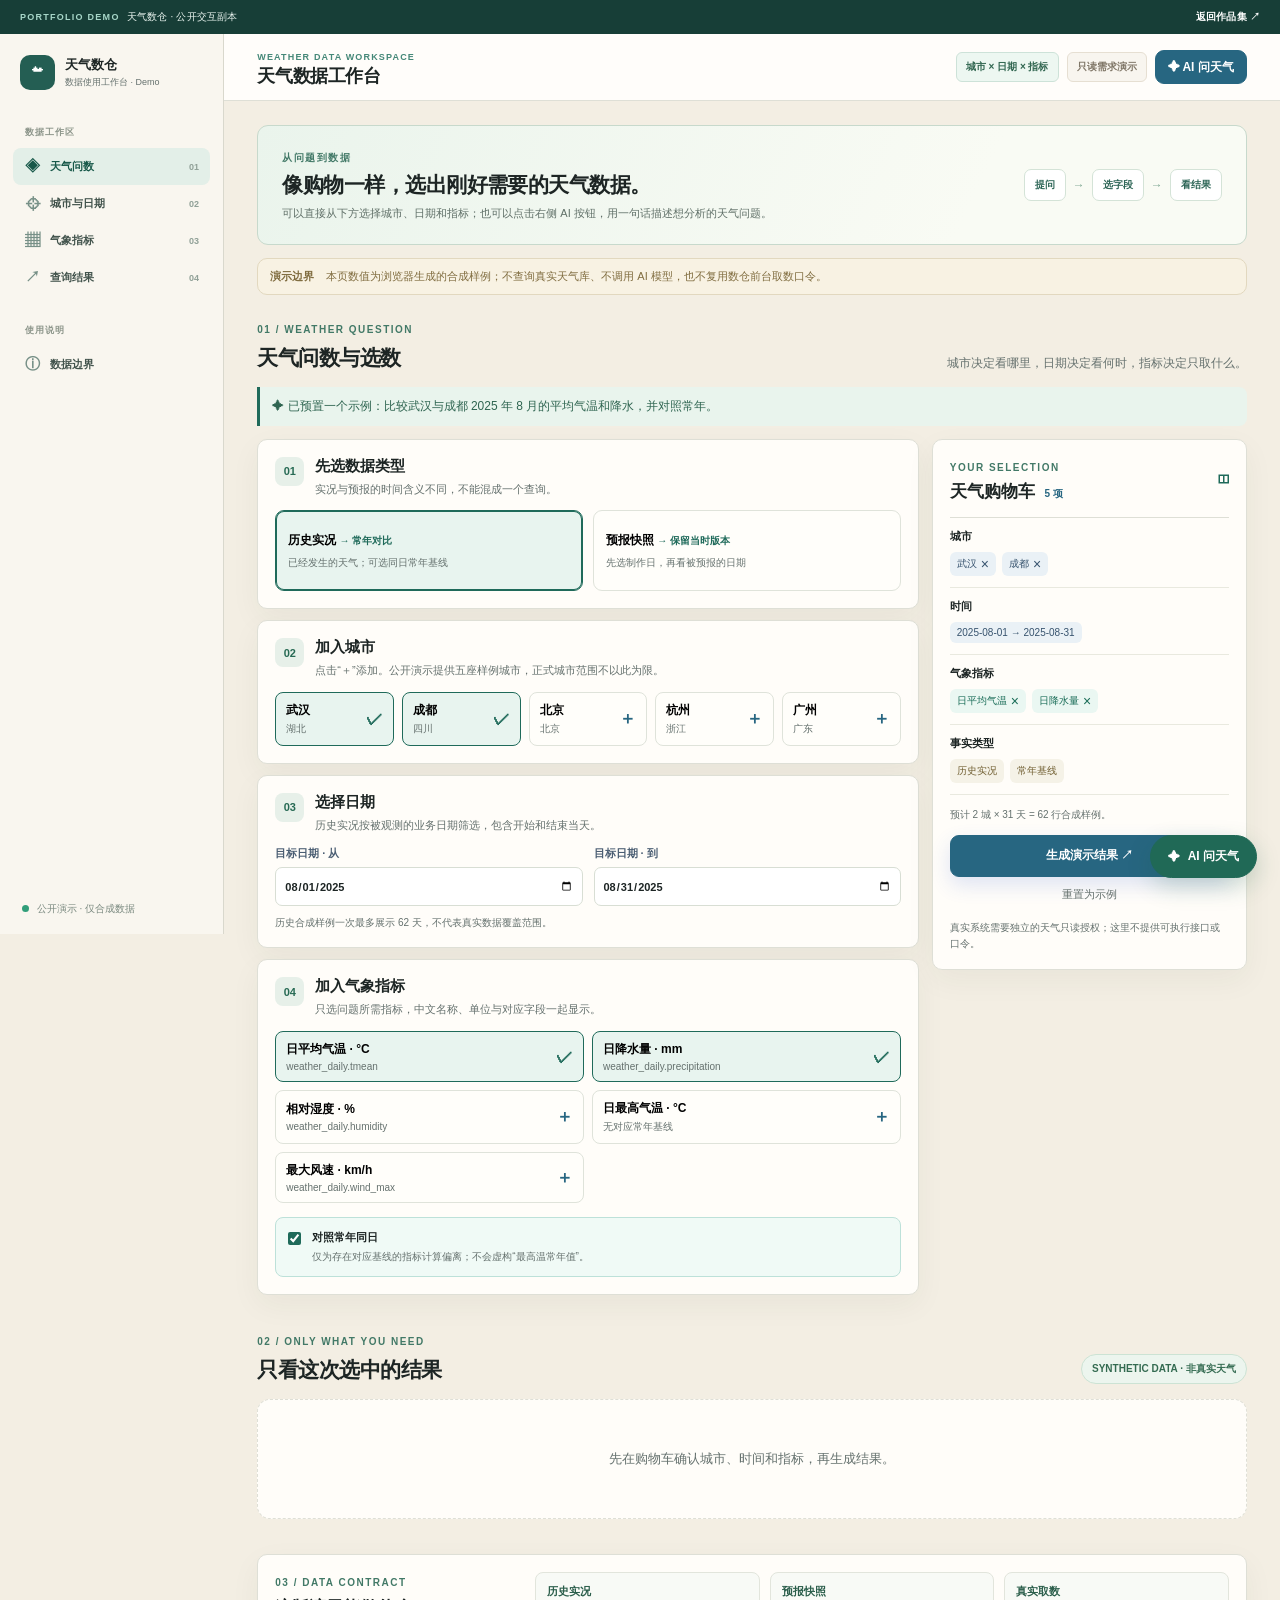
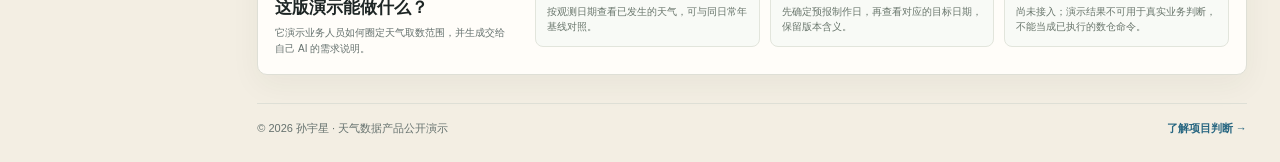
<file: weather-demo.html>
<!doctype html>
<html lang="zh-CN">
<head>
  <meta charset="utf-8">
  <meta name="viewport" content="width=device-width,initial-scale=1">
  <meta name="description" content="天气数仓公开交互演示：像购物一样选择城市、日期与气象指标，再查看合成结果和只读取数需求。">
  <meta name="theme-color" content="#f3eee3">
  <title>天气数仓 · 数据工作台 Demo</title>
  <link rel="stylesheet" href="weather-demo.css">
  <script src="weather-demo-core.js" defer></script>
  <script src="weather-demo-ui.js" defer></script>
</head>
<body>
  <a class="skip-link" href="#demo-main">跳转到演示</a>
  <div class="demo-ribbon"><span>PORTFOLIO DEMO</span> 天气数仓 · 公开交互副本 <a href="index.html#demo">返回作品集 ↗</a></div>
  <div class="workbench-shell">
    <aside class="workbench-nav" aria-label="天气数仓演示导航">
      <a class="workbench-brand" href="index.html#overview"><span class="workbench-brand-mark">☁</span><span><strong>天气数仓</strong><small>数据使用工作台 · Demo</small></span></a>
      <div class="nav-caption">数据工作区</div>
      <a class="nav-link active" href="#builder"><span>◈</span> 天气问数 <small>01</small></a>
      <a class="nav-link" href="#city-title"><span>⌖</span> 城市与日期 <small>02</small></a>
      <a class="nav-link" href="#metric-title"><span>▦</span> 气象指标 <small>03</small></a>
      <a class="nav-link" href="#results"><span>↗</span> 查询结果 <small>04</small></a>
      <div class="nav-caption nav-caption-secondary">使用说明</div>
      <a class="nav-link" href="#data-guide"><span>ⓘ</span> 数据边界</a>
      <div class="nav-bottom"><span class="status-dot"></span> 公开演示 · 仅合成数据</div>
    </aside>

  <main id="demo-main" class="workbench-main">
    <header class="workbench-topbar"><div><span class="topbar-eyebrow">WEATHER DATA WORKSPACE</span><h1>天气数据工作台</h1></div><div class="topbar-actions"><span class="topbar-pill">城市 × 日期 × 指标</span><span class="topbar-pill muted-pill">只读需求演示</span><button class="primary-button" id="open-ai-top" type="button">✦ AI 问天气</button></div></header>
    <div class="workbench-content">
    <section class="workbench-overview" aria-label="天气数仓使用说明"><div><span class="section-kicker">从问题到数据</span><h2>像购物一样，选出刚好需要的天气数据。</h2><p>可以直接从下方选择城市、日期和指标；也可以点击右侧 AI 按钮，用一句话描述想分析的天气问题。</p></div><div class="overview-flow" aria-hidden="true"><span>提问</span><b>→</b><span>选字段</span><b>→</b><span>看结果</span></div></section>

    <div class="boundary"><strong>演示边界</strong><span>本页数值为浏览器生成的合成样例；不查询真实天气库、不调用 AI 模型，也不复用数仓前台取数口令。</span></div>

    <section class="workspace" id="builder" aria-labelledby="builder-title">
      <div class="section-title"><div><span class="section-kicker">01 / WEATHER QUESTION</span><h2 id="builder-title">天气问数与选数</h2></div><p>城市决定看哪里，日期决定看何时，指标决定只取什么。</p></div>
      <div id="ai-summary" class="ai-summary" role="status">✦ 已预置一个示例：比较武汉与成都 2025 年 8 月的平均气温和降水，并对照常年。</div>
      <div class="builder-grid">
        <div class="selection-stack">
          <section class="panel" aria-labelledby="mode-title"><div class="panel-heading"><span class="step">01</span><div><h3 id="mode-title">先选数据类型</h3><p>实况与预报的时间含义不同，不能混成一个查询。</p></div></div><div class="mode-grid"><button type="button" class="mode-card active" data-mode="history" aria-pressed="true"><strong>历史实况 <span>→ 常年对比</span></strong><small>已经发生的天气；可选同日常年基线</small></button><button type="button" class="mode-card" data-mode="forecast" aria-pressed="false"><strong>预报快照 <span>→ 保留当时版本</span></strong><small>先选制作日，再看被预报的日期</small></button></div></section>
          <section class="panel" aria-labelledby="city-title"><div class="panel-heading"><span class="step">02</span><div><h3 id="city-title">加入城市</h3><p>点击“＋”添加。公开演示提供五座样例城市，正式城市范围不以此为限。</p></div></div><div id="city-options" class="option-grid cities"></div></section>
          <section class="panel" aria-labelledby="date-title"><div class="panel-heading"><span class="step">03</span><div><h3 id="date-title">选择日期</h3><p id="date-explainer">历史实况按被观测的业务日期筛选，包含开始和结束当天。</p></div></div><div id="made-date-wrap" class="made-date-wrap hidden"><label for="made-date">预报制作日 <span>这版预报是什么时候做的？</span></label><select id="made-date"><option value="2026-09-20">2026-09-20 · 示例批次 B</option><option value="2026-09-19">2026-09-19 · 示例批次 A</option></select></div><div class="date-grid"><label for="date-start">目标日期 · 从<input id="date-start" type="date" value="2025-08-01"></label><label for="date-end">目标日期 · 到<input id="date-end" type="date" value="2025-08-31"></label></div><p id="date-note" class="field-note">历史样例支持指定连续日期，单次最多 62 天。</p></section>
          <section class="panel" aria-labelledby="metric-title"><div class="panel-heading"><span class="step">04</span><div><h3 id="metric-title">加入气象指标</h3><p>只选问题所需指标，中文名称、单位与对应字段一起显示。</p></div></div><div id="metric-options" class="option-grid metrics"></div><label id="baseline-row" class="baseline-row"><input id="baseline-toggle" type="checkbox" checked><span><strong>对照常年同日</strong><small>仅为存在对应基线的指标计算偏离；不会虚构“最高温常年值”。</small></span></label></section>
        </div>
        <aside class="cart panel" aria-labelledby="cart-title"><div class="cart-head"><div><span class="section-kicker">YOUR SELECTION</span><h3 id="cart-title">天气购物车 <span id="cart-count">0 项</span></h3></div><span class="cart-icon" aria-hidden="true">◫</span></div><div class="cart-section"><h4>城市</h4><div id="cart-cities" class="chips"></div></div><div class="cart-section"><h4>时间</h4><div id="cart-time" class="chips"></div></div><div class="cart-section"><h4>气象指标</h4><div id="cart-metrics" class="chips"></div></div><div class="cart-section"><h4>事实类型</h4><div id="cart-facts" class="chips"></div></div><div class="cart-estimate" id="cart-estimate"></div><div id="cart-error" class="cart-error hidden" role="alert"></div><button id="run-query" class="primary-button wide" type="button">生成演示结果 ↗</button><button id="reset-selection" class="plain-button" type="button">重置为示例</button><p class="cart-foot">真实系统需要独立的天气只读授权；这里不提供可执行接口或口令。</p></aside>
      </div>
    </section>

    <section class="results" id="results" aria-labelledby="result-title"><div class="section-title"><div><span class="section-kicker">02 / ONLY WHAT YOU NEED</span><h2 id="result-title">只看这次选中的结果</h2></div><span class="result-tag">SYNTHETIC DATA · 非真实天气</span></div><div id="result-placeholder" class="result-placeholder">先在购物车确认城市、时间和指标，再生成结果。</div><div id="result-body" class="hidden"><div id="result-intro" class="result-intro"></div><div class="result-grid"><article class="result-card chart-card"><div class="result-card-head"><div><h3>逐日趋势</h3><p>每个城市一条线；可切换已选指标。</p></div><label for="chart-metric">图表指标 <select id="chart-metric"></select></label></div><div id="chart" class="chart"></div><div id="chart-legend" class="chart-legend"></div></article><article class="result-card summary-card"><div class="result-card-head"><div><h3>按城市汇总</h3><p>只汇总购物车里的指标与日期。</p></div></div><div id="summary" class="summary"></div></article></div><article class="result-card handoff"><div class="result-card-head"><div><h3>交给自己 AI 的取数需求</h3><p>这是结构化说明，不是已经执行的真实数仓命令。</p></div><button id="copy-request" class="secondary-button" type="button">复制说明</button></div><textarea id="request-text" readonly aria-label="只读取数需求说明"></textarea><div id="copy-status" class="copy-status" role="status"></div></article></div></section>

    <section class="data-guide panel" id="data-guide" aria-labelledby="data-guide-title"><div><span class="section-kicker">03 / DATA CONTRACT</span><h2 id="data-guide-title">这版演示能做什么？</h2><p>它演示业务人员如何圈定天气取数范围，并生成交给自己 AI 的需求说明。</p></div><div class="guide-grid"><div><strong>历史实况</strong><span>按观测日期查看已发生的天气，可与同日常年基线对照。</span></div><div><strong>预报快照</strong><span>先确定预报制作日，再查看对应的目标日期，保留版本含义。</span></div><div><strong>真实取数</strong><span>尚未接入；演示结果不可用于真实业务判断，不能当成已执行的数仓命令。</span></div></div></section>
    <footer>© 2026 孙宇星 · 天气数据产品公开演示　<a href="projects/weather.html">了解项目判断 →</a></footer>
    </div>
  </main>
  </div>

  <button id="ai-float" class="ai-float" type="button" aria-controls="ai-panel" aria-expanded="false">✦ <span>AI 问天气</span></button>
  <div id="ai-backdrop" class="ai-backdrop hidden"></div>
  <aside id="ai-panel" class="ai-panel hidden" role="dialog" aria-modal="true" aria-labelledby="ai-title"><div class="ai-panel-head"><div><small>WEATHER QUESTION</small><h2 id="ai-title">AI 问天气 <span>规则模拟</span></h2></div><button id="ai-close" type="button" aria-label="关闭 AI 问天气">×</button></div><div class="ai-panel-body"><div class="chat-bubble assistant"><strong>你好，想分析什么天气数据？</strong><p>我可以推荐城市、日期与指标；这版还没有接入 DeepSeek，超出示例能力会明确说明。</p></div><div class="sample-questions"><span>试试这些问题</span><button type="button" data-example="history">武汉和成都 2025 年 8 月平均气温、降水，与常年相比</button><button type="button" data-example="forecast">看武汉和成都 9 月 20 日制作的未来预报</button><button type="button" data-example="clarify">武汉最高温比常年高多少？</button></div><div id="ai-answer" class="chat-bubble assistant reply hidden"></div><div id="ai-choices" class="ai-choices"></div></div><form id="ai-form" class="ai-form"><label for="ai-input">你的问题</label><textarea id="ai-input" rows="3" placeholder="例如：比较武汉和成都去年8月的平均气温和降水"></textarea><button class="primary-button" type="submit">理解需求 ↗</button></form></aside>
</body>
</html>
</file>
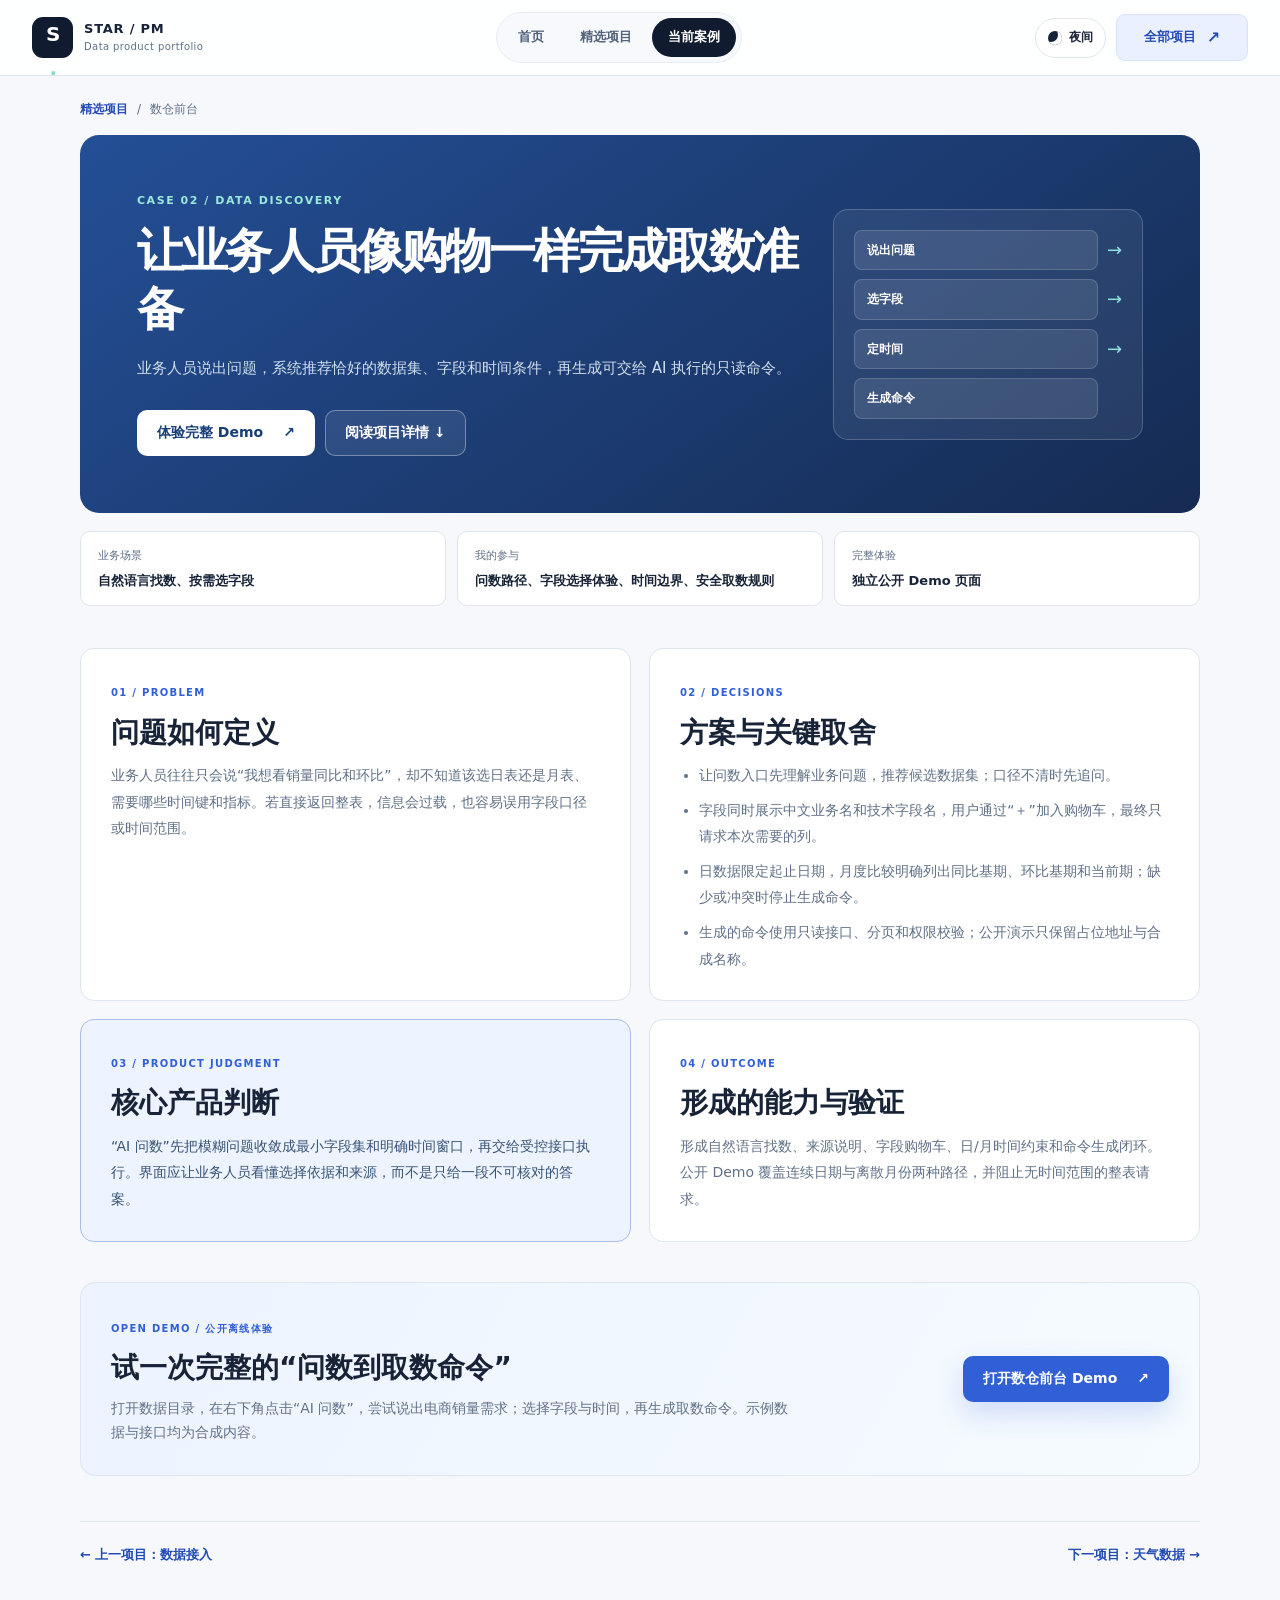
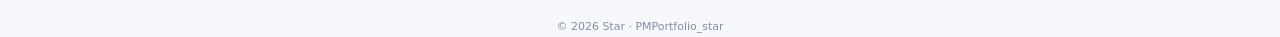
<file: projects/catalog.html>
<!doctype html>
<html lang="zh-CN">
<head>
  <meta charset="utf-8">
  <meta name="viewport" content="width=device-width, initial-scale=1">
  <meta name="description" content="数仓前台案例：用 AI 问数、字段购物车与时间筛选帮助业务人员完成受控取数准备。">
  <title>数仓前台 · Star 作品集</title>
  <link rel="stylesheet" href="../styles.css">
</head>
<body>
  <a class="skip-link" href="#content">跳转到正文</a>
  <header class="site-header">
    <a class="brand" href="../index.html#top" aria-label="返回 Star 作品集首页"><span class="brand-mark">S<span class="brand-dot">.</span></span><span class="brand-copy"><strong>STAR / PM</strong><small>Data product portfolio</small></span></a>
    <nav class="site-nav" aria-label="主导航"><a href="../index.html#top">首页</a><a href="../index.html#overview">精选项目</a><a href="#case-content" aria-current="page">当前案例</a></nav>
    <div class="header-actions"><button class="theme-toggle" type="button" aria-label="切换夜间模式" aria-pressed="false"><span class="theme-icon" aria-hidden="true"></span><span class="theme-label">夜间</span></button><a class="header-cta" href="../index.html#overview">全部项目 <span aria-hidden="true">↗</span></a></div>
  </header>
  <main class="detail-shell" id="content">
    <div class="breadcrumb"><a href="../index.html#overview">精选项目</a><span aria-hidden="true">/</span><span>数仓前台</span></div>
    <section class="detail-hero catalog" aria-labelledby="project-title">
      <div><div class="kicker">CASE 02 / DATA DISCOVERY</div><h1 id="project-title">让业务人员像购物一样完成取数准备</h1><p>业务人员说出问题，系统推荐恰好的数据集、字段和时间条件，再生成可交给 AI 执行的只读命令。</p><div class="detail-hero-actions"><a class="button button-primary" href="../catalog-demo.html" target="_blank" rel="noopener">体验完整 Demo <span aria-hidden="true">↗</span></a><a class="button button-light" href="#case-content">阅读项目详情 ↓</a></div></div>
      <div class="detail-hero-visual" aria-hidden="true"><span>说出问题</span><i>→</i><span>选字段</span><i>→</i><span>定时间</span><i>→</i><span>生成命令</span></div>
    </section>
    <section class="detail-facts" aria-label="项目概况"><div><span>业务场景</span><strong>自然语言找数、按需选字段</strong></div><div><span>我的参与</span><strong>问数路径、字段选择体验、时间边界、安全取数规则</strong></div><div><span>完整体验</span><strong>独立公开 Demo 页面</strong></div></section>
    <article class="detail-content" id="case-content">
      <section><span class="detail-index">01 / PROBLEM</span><h2>问题如何定义</h2><p>业务人员往往只会说“我想看销量同比和环比”，却不知道该选日表还是月表、需要哪些时间键和指标。若直接返回整表，信息会过载，也容易误用字段口径或时间范围。</p></section>
      <section><span class="detail-index">02 / DECISIONS</span><h2>方案与关键取舍</h2><ul><li>让问数入口先理解业务问题，推荐候选数据集；口径不清时先追问。</li><li>字段同时展示中文业务名和技术字段名，用户通过“＋”加入购物车，最终只请求本次需要的列。</li><li>日数据限定起止日期，月度比较明确列出同比基期、环比基期和当前期；缺少或冲突时停止生成命令。</li><li>生成的命令使用只读接口、分页和权限校验；公开演示只保留占位地址与合成名称。</li></ul></section>
      <section class="detail-judgment"><span class="detail-index">03 / PRODUCT JUDGMENT</span><h2>核心产品判断</h2><p>“AI 问数”先把模糊问题收敛成最小字段集和明确时间窗口，再交给受控接口执行。界面应让业务人员看懂选择依据和来源，而不是只给一段不可核对的答案。</p></section>
      <section><span class="detail-index">04 / OUTCOME</span><h2>形成的能力与验证</h2><p>形成自然语言找数、来源说明、字段购物车、日/月时间约束和命令生成闭环。公开 Demo 覆盖连续日期与离散月份两种路径，并阻止无时间范围的整表请求。</p></section>
    </article>
    <section class="detail-demo-callout" aria-labelledby="demo-title"><div><span class="detail-index">OPEN DEMO / 公开离线体验</span><h2 id="demo-title">试一次完整的“问数到取数命令”</h2><p>打开数据目录，在右下角点击“AI 问数”，尝试说出电商销量需求；选择字段与时间，再生成取数命令。示例数据与接口均为合成内容。</p></div><a class="button button-primary" href="../catalog-demo.html" target="_blank" rel="noopener">打开数仓前台 Demo <span aria-hidden="true">↗</span></a></section>
    <nav class="detail-next" aria-label="项目导航"><a href="data-intake.html">← 上一项目：数据接入</a><a href="weather.html">下一项目：天气数据 →</a></nav>
    <footer>© 2026 Star · PMPortfolio_star</footer>
  </main>
  <script src="../site.js" defer></script>
</body>
</html>
</file>
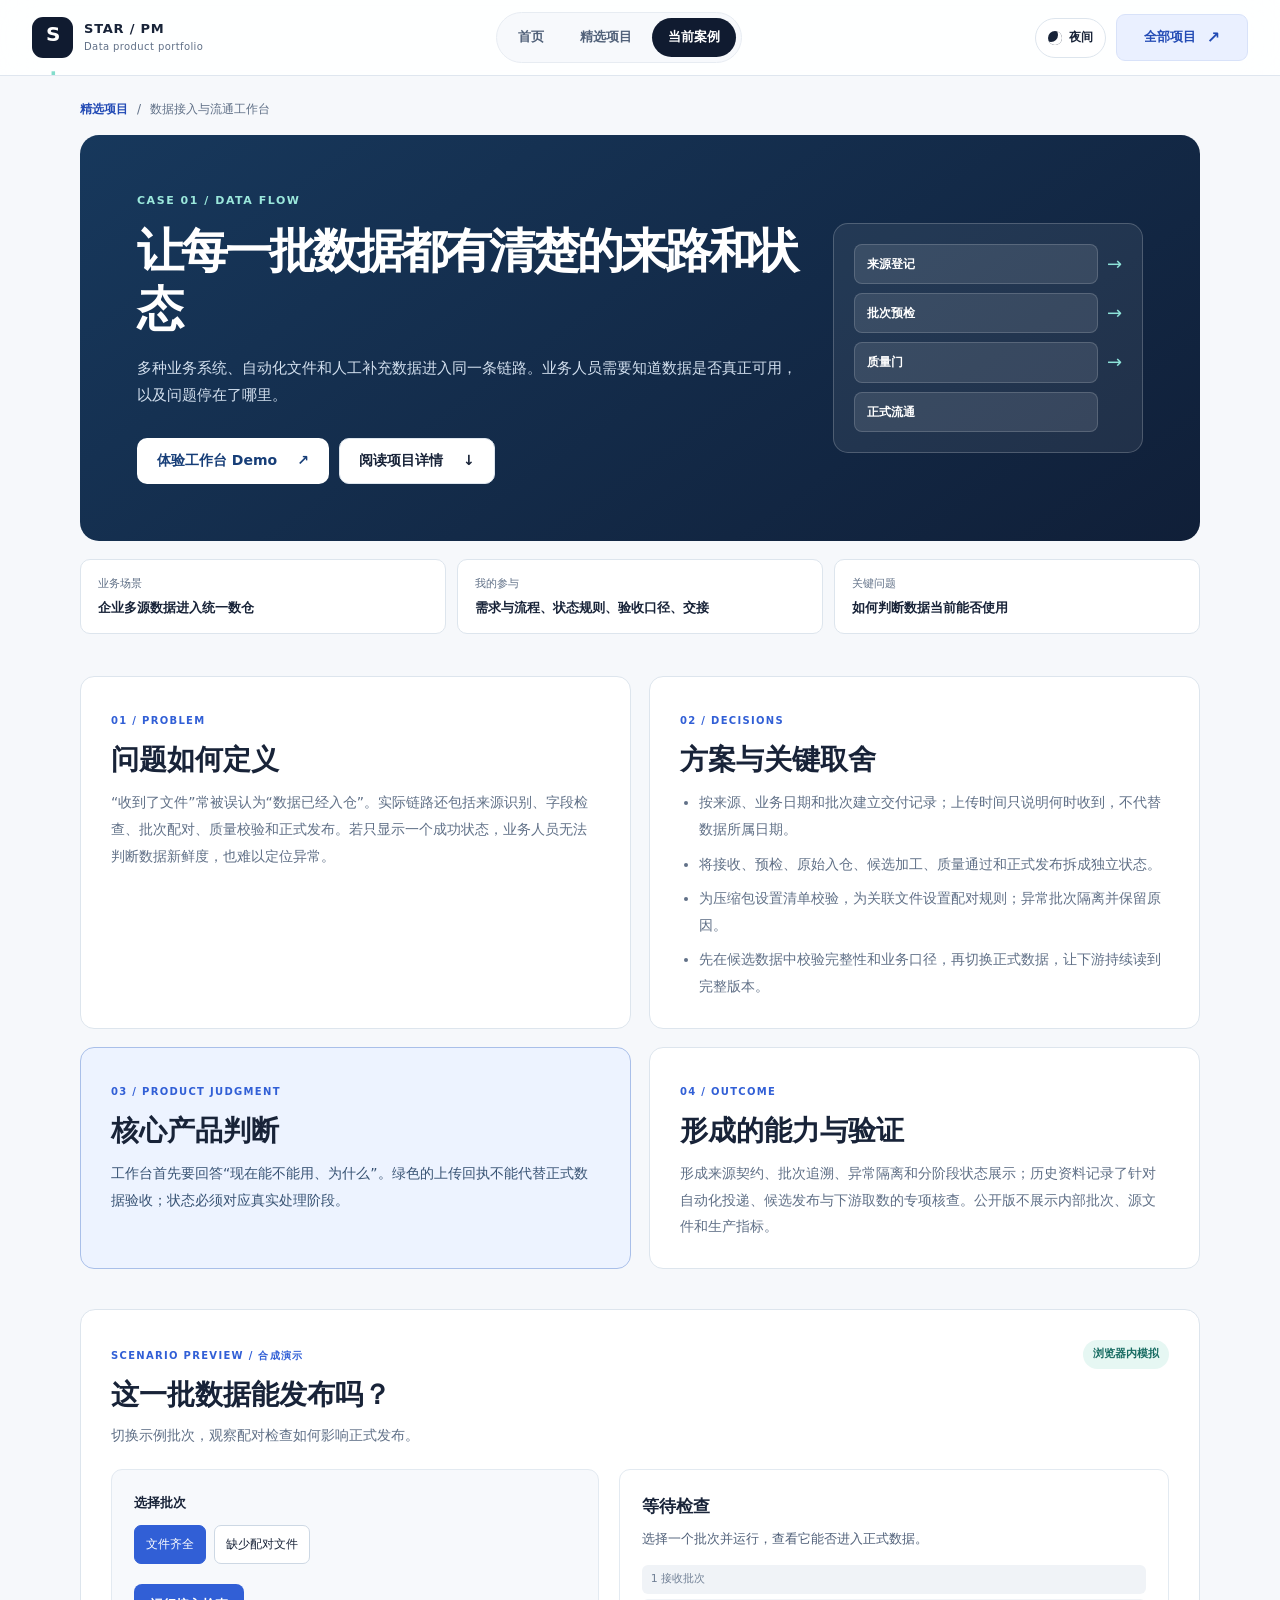
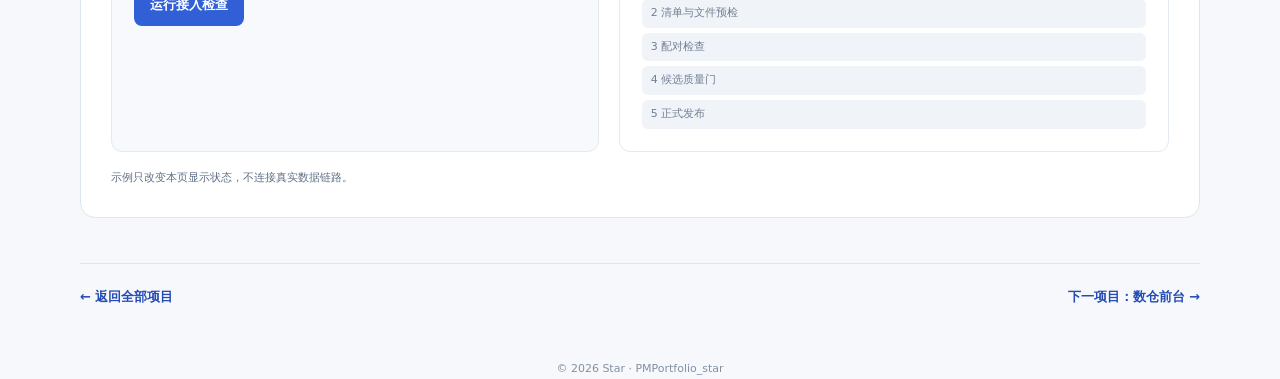
<file: projects/data-intake.html>
<!doctype html>
<html lang="zh-CN">
<head>
  <meta charset="utf-8">
  <meta name="viewport" content="width=device-width, initial-scale=1">
  <meta name="description" content="数据接入与流通工作台：来源识别、批次追溯、质量门与正式发布的产品案例。">
  <title>数据接入与流通工作台 · Star 作品集</title>
  <link rel="stylesheet" href="../styles.css">
</head>
<body>
  <a class="skip-link" href="#content">跳转到正文</a>
  <header class="site-header">
    <a class="brand" href="../index.html#top" aria-label="返回 Star 作品集首页"><span class="brand-mark">S<span class="brand-dot">.</span></span><span class="brand-copy"><strong>STAR / PM</strong><small>Data product portfolio</small></span></a>
    <nav class="site-nav" aria-label="主导航"><a href="../index.html#top">首页</a><a href="../index.html#overview">精选项目</a><a href="#case-content" aria-current="page">当前案例</a></nav>
    <div class="header-actions"><button class="theme-toggle" type="button" aria-label="切换夜间模式" aria-pressed="false"><span class="theme-icon" aria-hidden="true"></span><span class="theme-label">夜间</span></button><a class="header-cta" href="../index.html#overview">全部项目 <span aria-hidden="true">↗</span></a></div>
  </header>
  <main class="detail-shell" id="content">
    <div class="breadcrumb"><a href="../index.html#overview">精选项目</a><span aria-hidden="true">/</span><span>数据接入与流通工作台</span></div>
    <section class="detail-hero intake" aria-labelledby="project-title">
      <div><div class="kicker">CASE 01 / DATA FLOW</div><h1 id="project-title">让每一批数据都有清楚的来路和状态</h1><p>多种业务系统、自动化文件和人工补充数据进入同一条链路。业务人员需要知道数据是否真正可用，以及问题停在了哪里。</p><div class="detail-hero-actions"><a class="button button-primary" href="../intake-demo.html" target="_blank" rel="noopener">体验工作台 Demo <span aria-hidden="true">↗</span></a><a class="button button-secondary" href="#case-content">阅读项目详情 <span aria-hidden="true">↓</span></a></div></div>
      <div class="detail-hero-visual" aria-hidden="true"><span>来源登记</span><i>→</i><span>批次预检</span><i>→</i><span>质量门</span><i>→</i><span>正式流通</span></div>
    </section>
    <section class="detail-facts" aria-label="项目概况"><div><span>业务场景</span><strong>企业多源数据进入统一数仓</strong></div><div><span>我的参与</span><strong>需求与流程、状态规则、验收口径、交接</strong></div><div><span>关键问题</span><strong>如何判断数据当前能否使用</strong></div></section>
    <article class="detail-content" id="case-content">
      <section><span class="detail-index">01 / PROBLEM</span><h2>问题如何定义</h2><p>“收到了文件”常被误认为“数据已经入仓”。实际链路还包括来源识别、字段检查、批次配对、质量校验和正式发布。若只显示一个成功状态，业务人员无法判断数据新鲜度，也难以定位异常。</p></section>
      <section><span class="detail-index">02 / DECISIONS</span><h2>方案与关键取舍</h2><ul><li>按来源、业务日期和批次建立交付记录；上传时间只说明何时收到，不代替数据所属日期。</li><li>将接收、预检、原始入仓、候选加工、质量通过和正式发布拆成独立状态。</li><li>为压缩包设置清单校验，为关联文件设置配对规则；异常批次隔离并保留原因。</li><li>先在候选数据中校验完整性和业务口径，再切换正式数据，让下游持续读到完整版本。</li></ul></section>
      <section class="detail-judgment"><span class="detail-index">03 / PRODUCT JUDGMENT</span><h2>核心产品判断</h2><p>工作台首先要回答“现在能不能用、为什么”。绿色的上传回执不能代替正式数据验收；状态必须对应真实处理阶段。</p></section>
      <section><span class="detail-index">04 / OUTCOME</span><h2>形成的能力与验证</h2><p>形成来源契约、批次追溯、异常隔离和分阶段状态展示；历史资料记录了针对自动化投递、候选发布与下游取数的专项核查。公开版不展示内部批次、源文件和生产指标。</p></section>
    </article>
    <section class="case-preview" aria-labelledby="preview-title"><div class="preview-heading"><div><span class="detail-index">SCENARIO PREVIEW / 合成演示</span><h2 id="preview-title">这一批数据能发布吗？</h2><p>切换示例批次，观察配对检查如何影响正式发布。</p></div><span class="preview-label">浏览器内模拟</span></div><div class="demo-layout"><div class="demo-input"><span class="input-label">选择批次</span><div class="choice-row"><button type="button" data-batch="complete" aria-pressed="true">文件齐全</button><button type="button" data-batch="missing" aria-pressed="false">缺少配对文件</button></div><button type="button" class="run-button" id="run-intake">运行接入检查</button></div><div class="demo-result" id="intake-result" aria-live="polite"><strong>等待检查</strong><p>选择一个批次并运行，查看它能否进入正式数据。</p><ol class="stage-list" id="intake-stages"><li>1 接收批次</li><li>2 清单与文件预检</li><li>3 配对检查</li><li>4 候选质量门</li><li>5 正式发布</li></ol></div></div><p class="preview-foot">示例只改变本页显示状态，不连接真实数据链路。</p></section>
    <nav class="detail-next" aria-label="项目导航"><a href="../index.html#overview">← 返回全部项目</a><a href="catalog.html">下一项目：数仓前台 →</a></nav>
    <footer>© 2026 Star · PMPortfolio_star</footer>
  </main>
  <script src="../site.js" defer></script>
  <script>
    let selectedBatch = 'complete';
    const batchButtons = [...document.querySelectorAll('[data-batch]')];
    batchButtons.forEach(button => button.addEventListener('click', () => {
      selectedBatch = button.dataset.batch;
      batchButtons.forEach(item => item.setAttribute('aria-pressed', String(item === button)));
    }));
    document.getElementById('run-intake').addEventListener('click', () => {
      const passed = selectedBatch === 'complete';
      const result = document.getElementById('intake-result');
      const stages = [...document.querySelectorAll('#intake-stages li')];
      result.querySelector('strong').textContent = passed ? '可发布：候选检查通过' : '已隔离：缺少配对文件';
      result.querySelector('p').textContent = passed
        ? '文件齐全并通过示例质量门；正式数据切换为完整的新版本。'
        : '接收与预检完成，但配对检查未通过。候选加工及正式发布停止，原版本继续可用。';
      stages.forEach((stage, i) => { stage.className = i < (passed ? 5 : 2) ? 'done' : i === 2 && !passed ? 'blocked' : ''; });
    });
  </script>
</body>
</html>
</file>
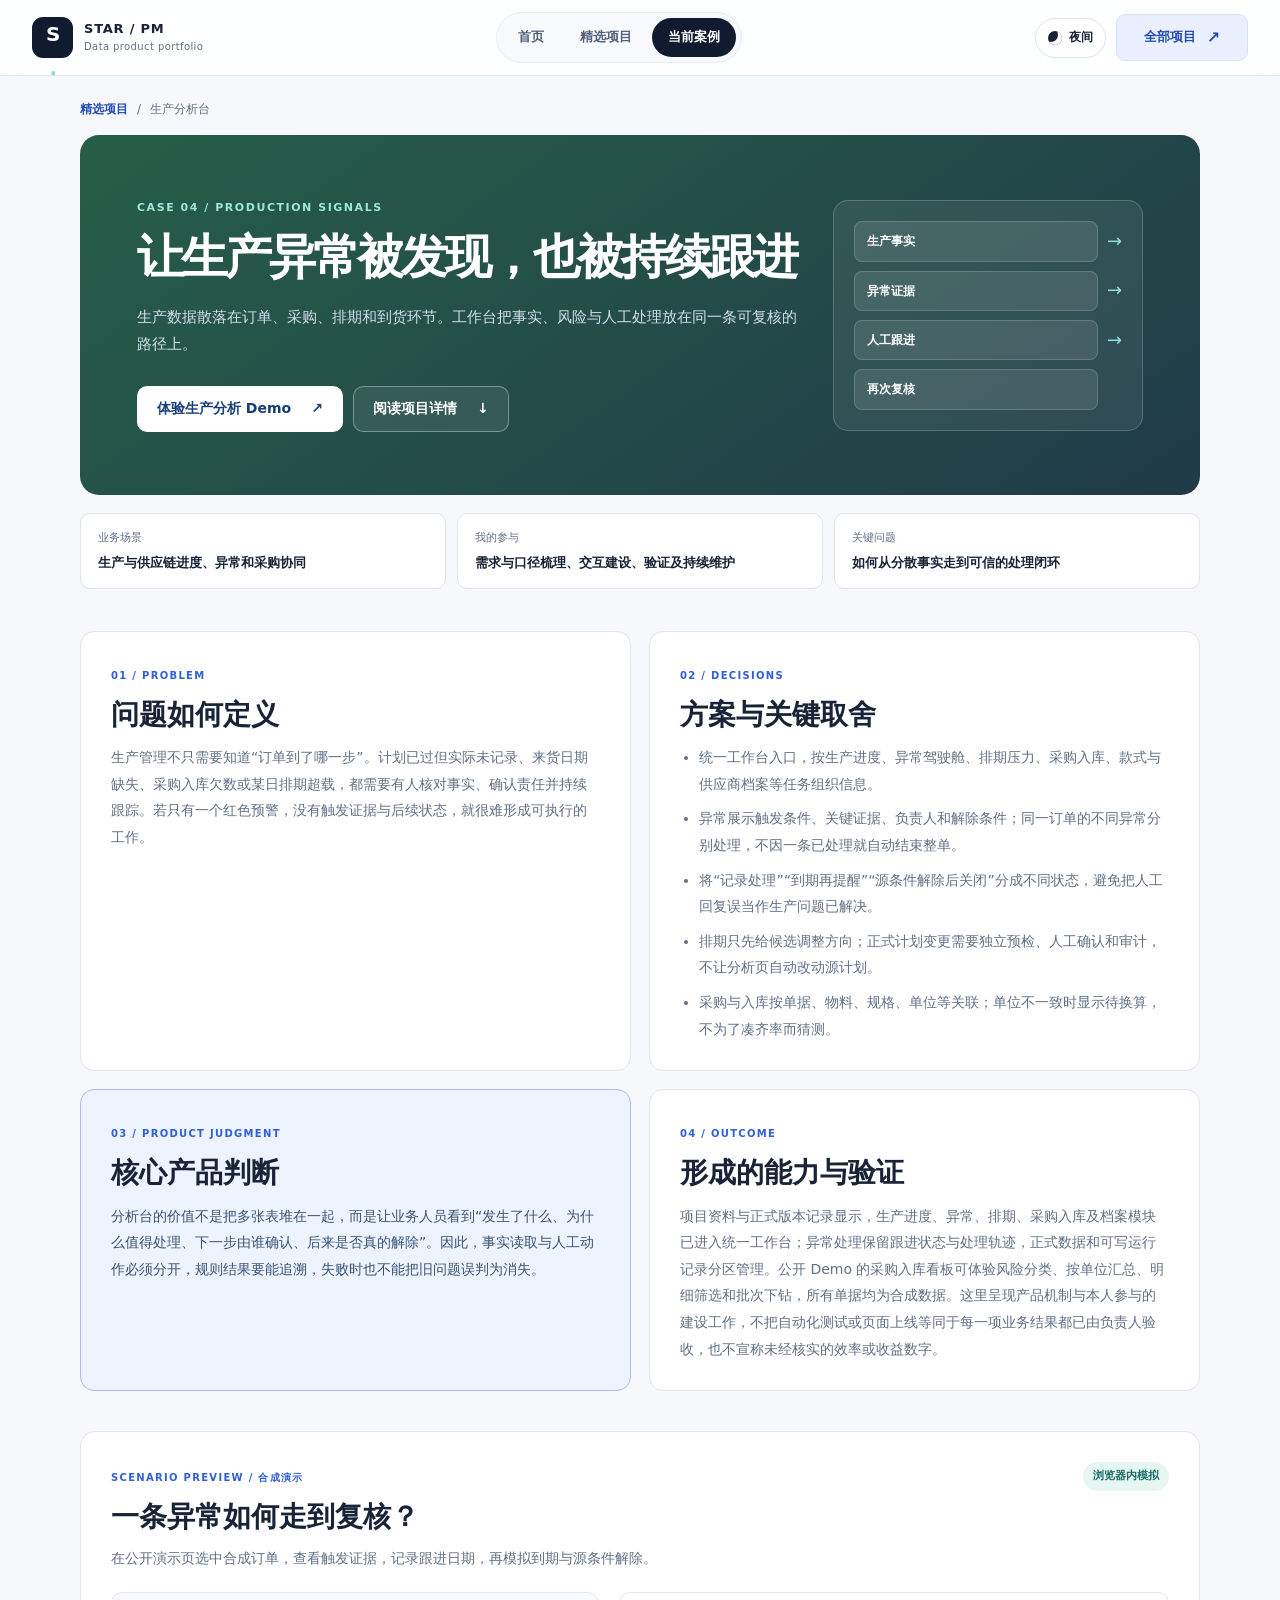
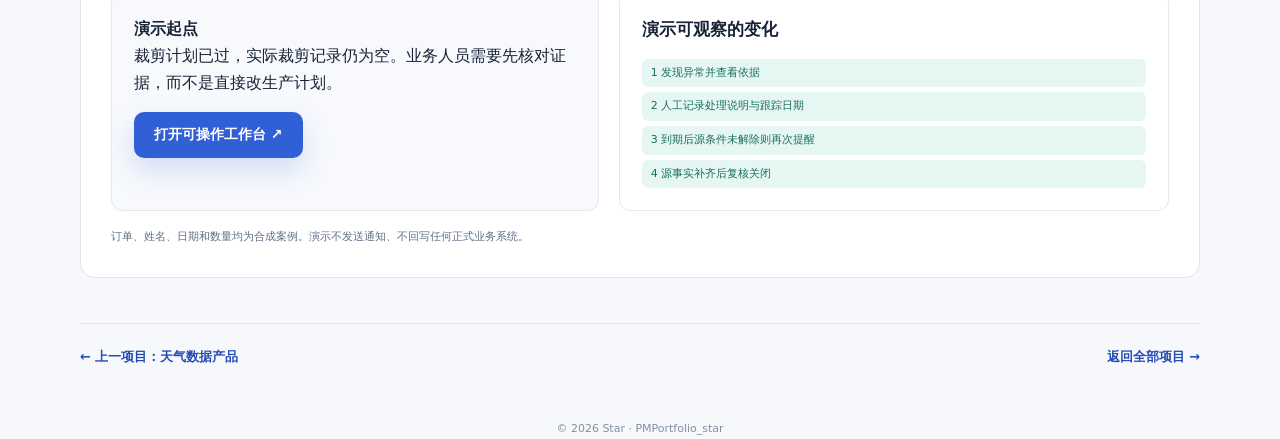
<file: projects/production.html>
<!doctype html>
<html lang="zh-CN">
<head>
  <meta charset="utf-8">
  <meta name="viewport" content="width=device-width,initial-scale=1">
  <meta name="description" content="生产分析台案例：把生产事实、异常证据、排期压力与人工跟进组织成可复核的工作闭环。">
  <title>生产分析台 · Star 作品集</title>
  <link rel="stylesheet" href="../styles.css">
</head>
<body>
  <a class="skip-link" href="#content">跳转到正文</a>
  <header class="site-header">
    <a class="brand" href="../index.html#top" aria-label="返回 Star 作品集首页"><span class="brand-mark">S<span class="brand-dot">.</span></span><span class="brand-copy"><strong>STAR / PM</strong><small>Data product portfolio</small></span></a>
    <nav class="site-nav" aria-label="主导航"><a href="../index.html#top">首页</a><a href="../index.html#overview">精选项目</a><a href="#case-content" aria-current="page">当前案例</a></nav>
    <div class="header-actions"><button class="theme-toggle" type="button" aria-label="切换夜间模式" aria-pressed="false"><span class="theme-icon" aria-hidden="true"></span><span class="theme-label">夜间</span></button><a class="header-cta" href="../index.html#overview">全部项目 <span aria-hidden="true">↗</span></a></div>
  </header>
  <main class="detail-shell" id="content">
    <div class="breadcrumb"><a href="../index.html#overview">精选项目</a><span aria-hidden="true">/</span><span>生产分析台</span></div>
    <section class="detail-hero production" aria-labelledby="project-title">
      <div><div class="kicker">CASE 04 / PRODUCTION SIGNALS</div><h1 id="project-title">让生产异常被发现，也被持续跟进</h1><p>生产数据散落在订单、采购、排期和到货环节。工作台把事实、风险与人工处理放在同一条可复核的路径上。</p><div class="detail-hero-actions"><a class="button button-primary" href="../production-demo.html" target="_blank" rel="noopener">体验生产分析 Demo <span aria-hidden="true">↗</span></a><a class="button button-secondary button-light" href="#case-content">阅读项目详情 <span aria-hidden="true">↓</span></a></div></div>
      <div class="detail-hero-visual" aria-hidden="true"><span>生产事实</span><i>→</i><span>异常证据</span><i>→</i><span>人工跟进</span><i>→</i><span>再次复核</span></div>
    </section>
    <section class="detail-facts" aria-label="项目概况"><div><span>业务场景</span><strong>生产与供应链进度、异常和采购协同</strong></div><div><span>我的参与</span><strong>需求与口径梳理、交互建设、验证及持续维护</strong></div><div><span>关键问题</span><strong>如何从分散事实走到可信的处理闭环</strong></div></section>
    <article class="detail-content" id="case-content">
      <section><span class="detail-index">01 / PROBLEM</span><h2>问题如何定义</h2><p>生产管理不只需要知道“订单到了哪一步”。计划已过但实际未记录、来货日期缺失、采购入库欠数或某日排期超载，都需要有人核对事实、确认责任并持续跟踪。若只有一个红色预警，没有触发证据与后续状态，就很难形成可执行的工作。</p></section>
      <section><span class="detail-index">02 / DECISIONS</span><h2>方案与关键取舍</h2><ul><li>统一工作台入口，按生产进度、异常驾驶舱、排期压力、采购入库、款式与供应商档案等任务组织信息。</li><li>异常展示触发条件、关键证据、负责人和解除条件；同一订单的不同异常分别处理，不因一条已处理就自动结束整单。</li><li>将“记录处理”“到期再提醒”“源条件解除后关闭”分成不同状态，避免把人工回复误当作生产问题已解决。</li><li>排期只先给候选调整方向；正式计划变更需要独立预检、人工确认和审计，不让分析页自动改动源计划。</li><li>采购与入库按单据、物料、规格、单位等关联；单位不一致时显示待换算，不为了凑齐率而猜测。</li></ul></section>
      <section class="detail-judgment"><span class="detail-index">03 / PRODUCT JUDGMENT</span><h2>核心产品判断</h2><p>分析台的价值不是把多张表堆在一起，而是让业务人员看到“发生了什么、为什么值得处理、下一步由谁确认、后来是否真的解除”。因此，事实读取与人工动作必须分开，规则结果要能追溯，失败时也不能把旧问题误判为消失。</p></section>
      <section><span class="detail-index">04 / OUTCOME</span><h2>形成的能力与验证</h2><p>项目资料与正式版本记录显示，生产进度、异常、排期、采购入库及档案模块已进入统一工作台；异常处理保留跟进状态与处理轨迹，正式数据和可写运行记录分区管理。公开 Demo 的采购入库看板可体验风险分类、按单位汇总、明细筛选和批次下钻，所有单据均为合成数据。这里呈现产品机制与本人参与的建设工作，不把自动化测试或页面上线等同于每一项业务结果都已由负责人验收，也不宣称未经核实的效率或收益数字。</p></section>
    </article>
    <section class="case-preview" aria-labelledby="preview-title"><div class="preview-heading"><div><span class="detail-index">SCENARIO PREVIEW / 合成演示</span><h2 id="preview-title">一条异常如何走到复核？</h2><p>在公开演示页选中合成订单，查看触发证据，记录跟进日期，再模拟到期与源条件解除。</p></div><span class="preview-label">浏览器内模拟</span></div><div class="demo-layout"><div class="demo-input"><strong>演示起点</strong><p>裁剪计划已过，实际裁剪记录仍为空。业务人员需要先核对证据，而不是直接改生产计划。</p><a class="button button-primary" href="../production-demo.html" target="_blank" rel="noopener">打开可操作工作台 ↗</a></div><div class="demo-result"><strong>演示可观察的变化</strong><ol class="stage-list"><li class="done">1 发现异常并查看依据</li><li class="done">2 人工记录处理说明与跟踪日期</li><li class="done">3 到期后源条件未解除则再次提醒</li><li class="done">4 源事实补齐后复核关闭</li></ol></div></div><p class="preview-foot">订单、姓名、日期和数量均为合成案例。演示不发送通知、不回写任何正式业务系统。</p></section>
    <nav class="detail-next" aria-label="项目导航"><a href="weather.html">← 上一项目：天气数据产品</a><a href="../index.html#overview">返回全部项目 →</a></nav>
    <footer>© 2026 Star · PMPortfolio_star</footer>
  </main>
  <script src="../site.js" defer></script>
</body>
</html>
</file>
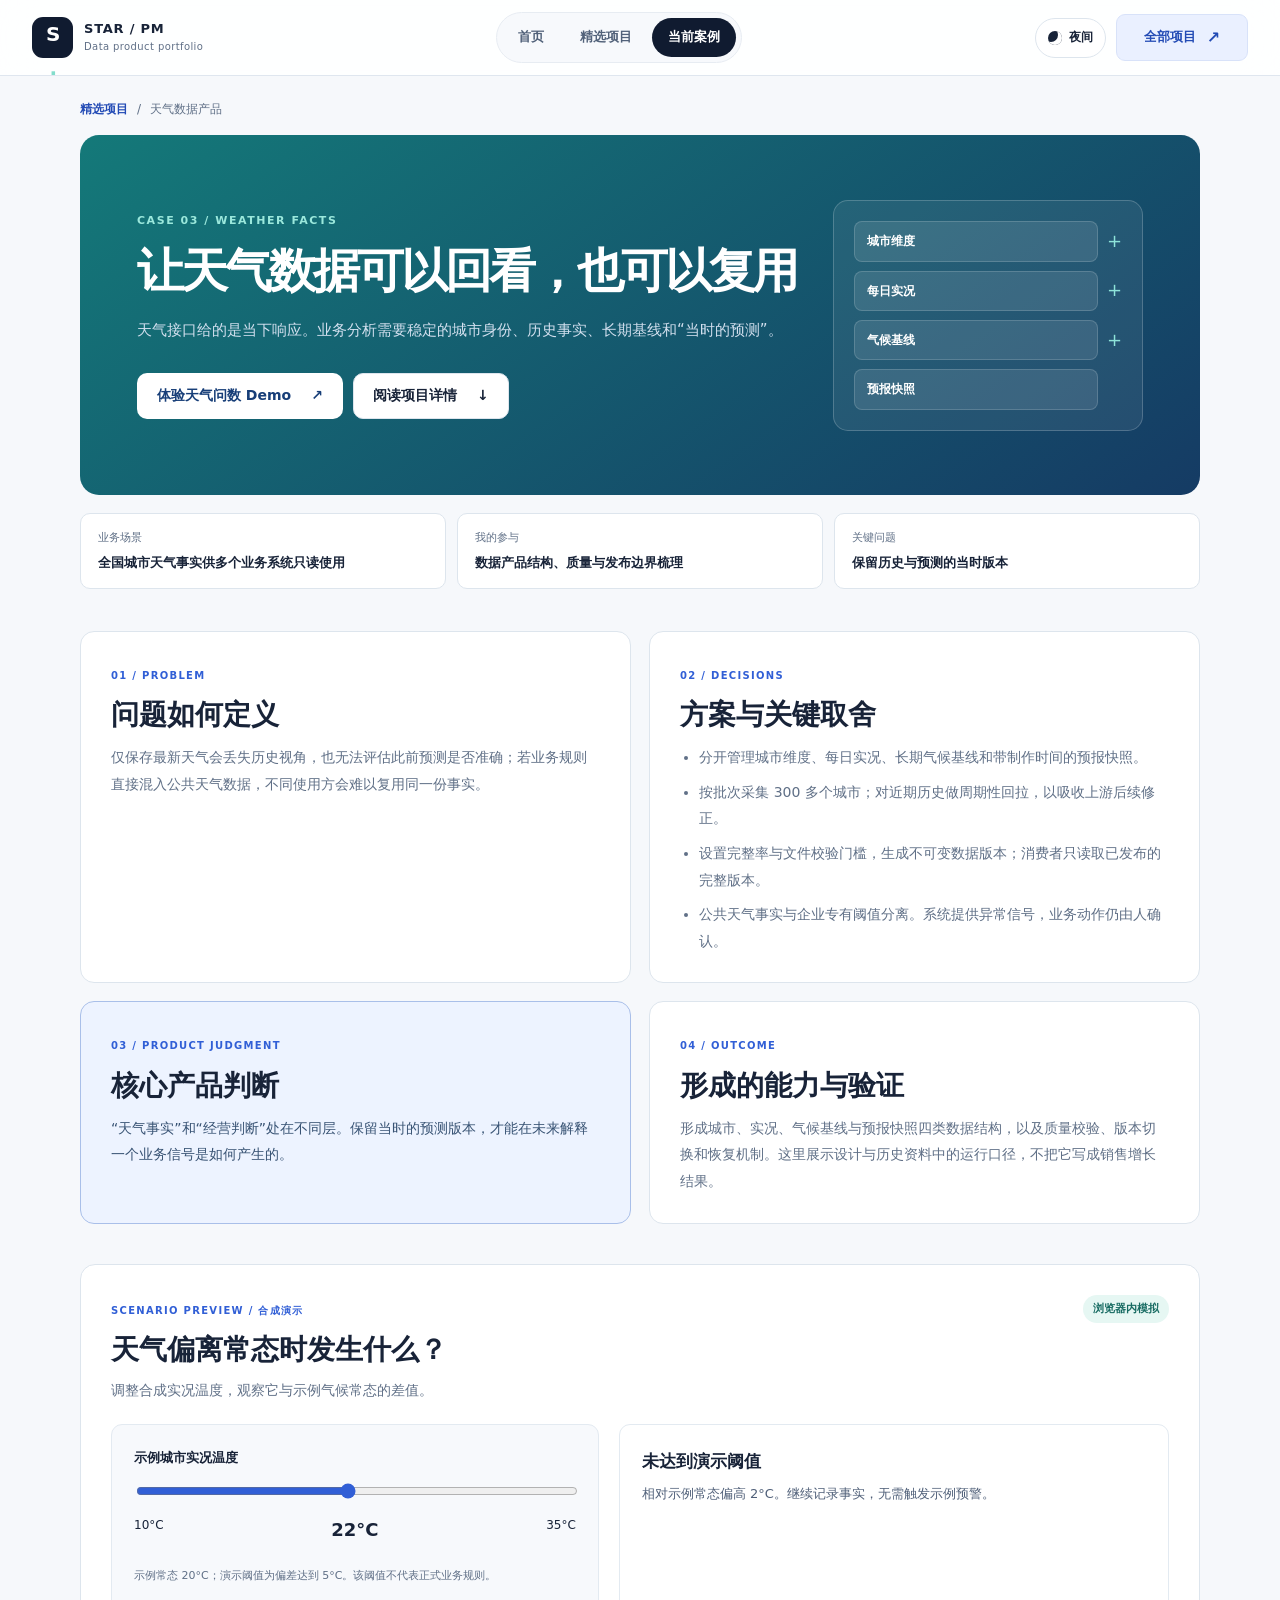
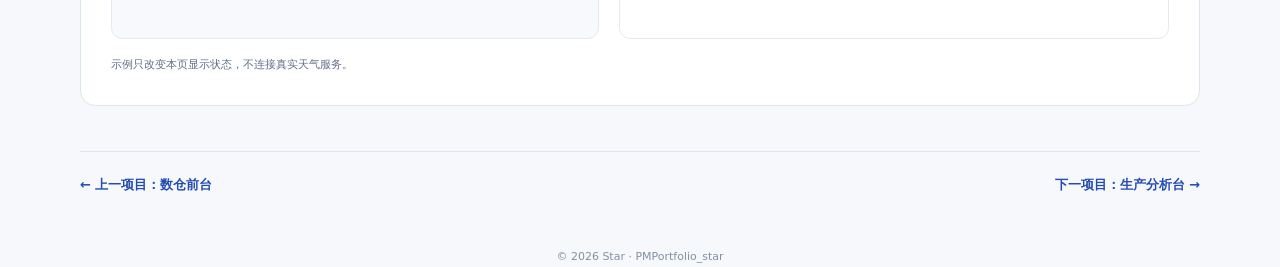
<file: projects/weather.html>
<!doctype html>
<html lang="zh-CN">
<head>
  <meta charset="utf-8">
  <meta name="viewport" content="width=device-width, initial-scale=1">
  <meta name="description" content="天气数据产品案例：城市维度、历史实况、气候基线、预报快照与版本发布。">
  <title>天气数据产品 · Star 作品集</title>
  <link rel="stylesheet" href="../styles.css">
</head>
<body>
  <a class="skip-link" href="#content">跳转到正文</a>
  <header class="site-header">
    <a class="brand" href="../index.html#top" aria-label="返回 Star 作品集首页"><span class="brand-mark">S<span class="brand-dot">.</span></span><span class="brand-copy"><strong>STAR / PM</strong><small>Data product portfolio</small></span></a>
    <nav class="site-nav" aria-label="主导航"><a href="../index.html#top">首页</a><a href="../index.html#overview">精选项目</a><a href="#case-content" aria-current="page">当前案例</a></nav>
    <div class="header-actions"><button class="theme-toggle" type="button" aria-label="切换夜间模式" aria-pressed="false"><span class="theme-icon" aria-hidden="true"></span><span class="theme-label">夜间</span></button><a class="header-cta" href="../index.html#overview">全部项目 <span aria-hidden="true">↗</span></a></div>
  </header>
  <main class="detail-shell" id="content">
    <div class="breadcrumb"><a href="../index.html#overview">精选项目</a><span aria-hidden="true">/</span><span>天气数据产品</span></div>
    <section class="detail-hero weather" aria-labelledby="project-title">
      <div><div class="kicker">CASE 03 / WEATHER FACTS</div><h1 id="project-title">让天气数据可以回看，也可以复用</h1><p>天气接口给的是当下响应。业务分析需要稳定的城市身份、历史事实、长期基线和“当时的预测”。</p><div class="detail-hero-actions"><a class="button button-primary" href="../weather-demo.html" target="_blank" rel="noopener">体验天气问数 Demo <span aria-hidden="true">↗</span></a><a class="button button-secondary" href="#case-content">阅读项目详情 <span aria-hidden="true">↓</span></a></div></div>
      <div class="detail-hero-visual" aria-hidden="true"><span>城市维度</span><i>+</i><span>每日实况</span><i>+</i><span>气候基线</span><i>+</i><span>预报快照</span></div>
    </section>
    <section class="detail-facts" aria-label="项目概况"><div><span>业务场景</span><strong>全国城市天气事实供多个业务系统只读使用</strong></div><div><span>我的参与</span><strong>数据产品结构、质量与发布边界梳理</strong></div><div><span>关键问题</span><strong>保留历史与预测的当时版本</strong></div></section>
    <article class="detail-content" id="case-content">
      <section><span class="detail-index">01 / PROBLEM</span><h2>问题如何定义</h2><p>仅保存最新天气会丢失历史视角，也无法评估此前预测是否准确；若业务规则直接混入公共天气数据，不同使用方会难以复用同一份事实。</p></section>
      <section><span class="detail-index">02 / DECISIONS</span><h2>方案与关键取舍</h2><ul><li>分开管理城市维度、每日实况、长期气候基线和带制作时间的预报快照。</li><li>按批次采集 300 多个城市；对近期历史做周期性回拉，以吸收上游后续修正。</li><li>设置完整率与文件校验门槛，生成不可变数据版本；消费者只读取已发布的完整版本。</li><li>公共天气事实与企业专有阈值分离。系统提供异常信号，业务动作仍由人确认。</li></ul></section>
      <section class="detail-judgment"><span class="detail-index">03 / PRODUCT JUDGMENT</span><h2>核心产品判断</h2><p>“天气事实”和“经营判断”处在不同层。保留当时的预测版本，才能在未来解释一个业务信号是如何产生的。</p></section>
      <section><span class="detail-index">04 / OUTCOME</span><h2>形成的能力与验证</h2><p>形成城市、实况、气候基线与预报快照四类数据结构，以及质量校验、版本切换和恢复机制。这里展示设计与历史资料中的运行口径，不把它写成销售增长结果。</p></section>
    </article>
    <section class="case-preview" aria-labelledby="preview-title"><div class="preview-heading"><div><span class="detail-index">SCENARIO PREVIEW / 合成演示</span><h2 id="preview-title">天气偏离常态时发生什么？</h2><p>调整合成实况温度，观察它与示例气候常态的差值。</p></div><span class="preview-label">浏览器内模拟</span></div><div class="demo-layout"><div class="demo-input"><label for="demo-temperature">示例城市实况温度</label><input id="demo-temperature" type="range" min="10" max="35" value="22" step="1"><div class="value-line"><span>10°C</span><strong id="temperature-value">22°C</strong><span>35°C</span></div><span class="note">示例常态 20°C；演示阈值为偏差达到 5°C。该阈值不代表正式业务规则。</span></div><div class="demo-result" id="weather-result" aria-live="polite"><strong>等待计算</strong></div></div><p class="preview-foot">示例只改变本页显示状态，不连接真实天气服务。</p></section>
    <nav class="detail-next" aria-label="项目导航"><a href="catalog.html">← 上一项目：数仓前台</a><a href="production.html">下一项目：生产分析台 →</a></nav>
    <footer>© 2026 Star · PMPortfolio_star</footer>
  </main>
  <script src="../site.js" defer></script>
  <script>
    const temperature = document.getElementById('demo-temperature');
    function updateWeather() {
      const value = Number(temperature.value);
      const delta = value - 20;
      const signal = Math.abs(delta) >= 5;
      document.getElementById('temperature-value').textContent = `${value}°C`;
      const result = document.getElementById('weather-result');
      result.querySelector('strong').textContent = signal ? '形成候选天气信号' : '未达到演示阈值';
      result.querySelector('p')?.remove();
      const paragraph = document.createElement('p');
      paragraph.textContent = `${delta === 0 ? '与示例常态一致。' : `相对示例常态${delta > 0 ? '偏高' : '偏低'} ${Math.abs(delta)}°C。`}${signal ? '系统提示复核，是否采取业务动作仍由人判断。' : '继续记录事实，无需触发示例预警。'}`;
      result.appendChild(paragraph);
    }
    temperature.addEventListener('input', updateWeather);
    updateWeather();
  </script>
</body>
</html>
</file>
<file: styles.css>
:root {
  color-scheme: light;
  --ink: #182338;
  --ink-deep: #101b30;
  --muted: #607087;
  --line: #dde5ed;
  --paper: #f6f8fb;
  --white: #ffffff;
  --blue: #315fd6;
  --blue-deep: #234bb5;
  --blue-soft: #eaf0ff;
  --teal: #138b85;
  --teal-soft: #e6f7f3;
  --shadow: 0 20px 54px rgba(24, 43, 82, .075);
}

* { box-sizing: border-box; }
html { scroll-behavior: smooth; }
body {
  margin: 0;
  color: var(--ink);
  background: var(--paper);
  font: 16px/1.7 system-ui, -apple-system, "Segoe UI", "Microsoft YaHei", sans-serif;
}
a { color: inherit; text-decoration: none; }
button, select, input { font: inherit; }
a:focus-visible, button:focus-visible, select:focus-visible, input:focus-visible {
  outline: 3px solid #6c91f5;
  outline-offset: 3px;
}
button { cursor: pointer; }
.skip-link {
  position: fixed;
  z-index: 100;
  top: -80px;
  left: 16px;
  padding: 9px 14px;
  color: #fff;
  background: var(--ink-deep);
  border-radius: 8px;
}
.skip-link:focus { top: 12px; }
.site-header {
  position: sticky;
  z-index: 50;
  top: 0;
  display: flex;
  align-items: center;
  justify-content: space-between;
  gap: 24px;
  min-height: 76px;
  padding: 12px max(32px, calc((100vw - 1240px)/2));
  border-bottom: 1px solid rgba(220, 228, 238, .9);
  background: rgba(255, 255, 255, .89);
  backdrop-filter: blur(20px);
}
.brand { display: flex; align-items: center; gap: 11px; min-width: 160px; }
.brand-mark {
  display: grid;
  place-items: center;
  width: 41px;
  height: 41px;
  border-radius: 11px;
  color: #fff;
  background: var(--ink-deep);
  font-size: 20px;
  font-weight: 850;
  letter-spacing: -.07em;
}
.brand-dot { color: #83ddcc; }
.brand-copy strong, .brand-copy small { display: block; line-height: 1.15; }
.brand-copy strong { font-size: 13px; font-weight: 850; letter-spacing: .06em; }
.brand-copy small { margin-top: 4px; color: var(--muted); font-size: 10px; letter-spacing: .04em; }
.site-nav {
  display: flex;
  align-items: center;
  gap: 4px;
  padding: 5px;
  border: 1px solid #e7ecf2;
  border-radius: 100px;
  background: #f7f9fc;
}
.site-nav a {
  padding: 8px 16px;
  border-radius: 100px;
  color: #52627a;
  font-size: 13px;
  font-weight: 700;
  transition: color .2s, background .2s;
}
.site-nav a:hover { color: var(--blue); background: #fff; }
.header-cta {
  display: inline-flex;
  align-items: center;
  gap: 11px;
  min-width: 132px;
  justify-content: center;
  padding: 9px 15px;
  border: 1px solid #d8e2f9;
  border-radius: 9px;
  color: var(--blue-deep);
  background: var(--blue-soft);
  font-size: 13px;
  font-weight: 800;
}
.header-cta:hover { background: #dce7ff; }
.header-cta span { font-size: 16px; }
.shell { max-width: 1240px; margin: auto; padding: 0 32px 90px; }
main { min-width: 0; }
section, article { scroll-margin-top: 100px; }

.hero {
  position: relative;
  display: grid;
  grid-template-columns: minmax(0, 1.02fr) minmax(0, .98fr);
  align-items: center;
  gap: clamp(32px, 5vw, 80px);
  min-height: 640px;
  padding: 64px 0 80px;
}
.hero::before {
  position: absolute;
  z-index: -1;
  top: -170px;
  right: -10%;
  width: 650px;
  height: 650px;
  border-radius: 50%;
  background: radial-gradient(circle, rgba(214, 228, 255, .7), transparent 64%);
  content: "";
  pointer-events: none;
}
.eyebrow, .kicker {
  color: var(--blue);
  font-size: 11px;
  font-weight: 850;
  letter-spacing: .14em;
}
.eyebrow { display: flex; align-items: center; gap: 9px; }
.eyebrow-line { width: 21px; height: 2px; background: var(--blue); }
.eyebrow-en { color: #7f8ba0; }
h1, h2, h3, p { margin-top: 0; }
h1 {
  margin: 22px 0 22px;
  font-size: clamp(43px, 4.65vw, 66px);
  font-weight: 850;
  letter-spacing: -.065em;
  line-height: 1.18;
}
h1 em { color: var(--blue); font-style: normal; }
.lead { max-width: 600px; margin: 0; color: #4d5e76; font-size: 17px; line-height: 1.94; }
.hero-actions { display: flex; flex-wrap: wrap; gap: 11px; margin: 32px 0 30px; }
.button {
  display: inline-flex;
  align-items: center;
  justify-content: center;
  gap: 20px;
  min-height: 46px;
  padding: 10px 19px;
  border: 1px solid transparent;
  border-radius: 10px;
  font-size: 14px;
  font-weight: 800;
  transition: transform .2s, background .2s, border-color .2s;
}
.button:hover { transform: translateY(-2px); }
.button-primary { color: #fff; background: var(--blue); box-shadow: 0 12px 28px rgba(49, 95, 214, .19); }
.button-primary:hover { background: var(--blue-deep); }
.button-secondary { color: var(--ink); background: #fff; border-color: var(--line); }
.button-secondary:hover { border-color: #aabce8; }
.hero-tags { display: flex; flex-wrap: wrap; gap: 8px; }
.hero-tags span {
  padding: 5px 11px;
  border: 1px solid #dce4ec;
  border-radius: 100px;
  color: #65758d;
  background: rgba(255,255,255,.75);
  font-size: 11px;
  font-weight: 700;
}
.hero-visual {
  position: relative;
  min-height: 470px;
  overflow: hidden;
  border: 1px solid #243c60;
  border-radius: 20px;
  color: #fff;
  background: linear-gradient(150deg, #14243f, #172f52 65%, #203d64);
  box-shadow: 0 30px 70px rgba(22, 45, 83, .18);
}
.visual-topline, .visual-foot { display: flex; align-items: center; justify-content: space-between; }
.visual-topline {
  position: relative;
  z-index: 2;
  min-height: 54px;
  padding: 0 22px;
  border-bottom: 1px solid rgba(255,255,255,.12);
  color: #a9bfd9;
  font-size: 10px;
  font-weight: 800;
  letter-spacing: .12em;
}
.visual-dots { display: flex; gap: 5px; }
.visual-dots i { width: 6px; height: 6px; border-radius: 50%; background: #7790b2; }
.visual-dots i:first-child { background: #7be0cb; }
.visual-canvas { position: relative; height: 359px; }
.visual-orbit { position: absolute; border: 1px solid rgba(126, 168, 218, .14); border-radius: 50%; }
.orbit-one { width: 430px; height: 430px; top: -58px; left: 16%; }
.orbit-two { width: 280px; height: 280px; top: 17px; left: 31%; }
.visual-node {
  position: absolute;
  z-index: 3;
  display: flex;
  flex-direction: column;
  min-width: 165px;
  padding: 15px 17px;
  border: 1px solid rgba(165, 196, 231, .23);
  border-radius: 12px;
  background: rgba(255,255,255,.105);
  box-shadow: 0 18px 35px rgba(7, 17, 32, .19);
  backdrop-filter: blur(12px);
}
.node-source { top: 39px; left: 8%; }
.node-quality { top: 118px; right: 9%; border-color: rgba(124, 224, 203, .5); background: rgba(24, 130, 132, .31); }
.node-use { bottom: 31px; left: 17%; }
.node-index { color: #8fded3; font-size: 9px; font-weight: 800; letter-spacing: .1em; }
.visual-node strong { margin: 3px 0 0; font-size: 19px; letter-spacing: -.03em; }
.visual-node small { color: #c0d1e4; font-size: 11px; }
.visual-line { position: absolute; height: 1px; transform-origin: left center; background: linear-gradient(90deg, #6ed1c7, rgba(113, 160, 222, .35)); }
.line-one { top: 111px; left: 39%; width: 31%; transform: rotate(16deg); }
.line-two { top: 225px; left: 55%; width: 26%; transform: rotate(151deg); }
.visual-spark { position: absolute; width: 7px; height: 7px; border-radius: 50%; background: #8cf1dc; box-shadow: 0 0 15px #8cf1dc; }
.spark-one { top: 123px; left: 62%; }
.spark-two { top: 267px; left: 41%; }
.visual-foot { min-height: 56px; padding: 0 22px; border-top: 1px solid rgba(255,255,255,.12); color: #a9bfd9; font-size: 10px; }
.visual-foot span:first-child { color: #d9eeef; font-weight: 750; }
.live-dot { display: inline-block; width: 7px; height: 7px; margin-right: 6px; border-radius: 50%; background: #7be0cb; }

.section-head {
  display: flex;
  align-items: end;
  justify-content: space-between;
  gap: 32px;
  padding: 24px 0 25px;
  border-top: 1px solid var(--line);
}
.section-head h2 { margin: 7px 0 0; font-size: clamp(28px, 3vw, 39px); line-height: 1.27; letter-spacing: -.045em; }
.section-head p { max-width: 345px; margin: 0; color: var(--muted); font-size: 14px; }
.overview { display: grid; grid-template-columns: repeat(2, minmax(0, 1fr)); gap: 17px; }
.project-card {
  min-width: 0;
  overflow: hidden;
  border: 1px solid var(--line);
  border-radius: 16px;
  background: #fff;
  box-shadow: 0 8px 26px rgba(23, 44, 85, .035);
  transition: transform .22s, box-shadow .22s, border-color .22s;
}
.project-card:hover { transform: translateY(-5px); border-color: #adc4e9; box-shadow: var(--shadow); }
.project-cover { position: relative; height: 222px; overflow: hidden; padding: 16px; }
.cover-label { position: relative; z-index: 2; display: flex; justify-content: space-between; color: rgba(255,255,255,.82); font-size: 9px; font-weight: 850; letter-spacing: .13em; }
.cover-intake { color: #fff; background: linear-gradient(135deg, #235b8f, #142c56); }
.cover-catalog { color: #fff; background: linear-gradient(140deg, #2b60a9, #3c5cc0); }
.cover-image { padding: 0; background: #eef4fd; }
.cover-image > img { display: block; width: 100%; height: 100%; object-fit: cover; object-position: center; }
.cover-image .cover-label { position: absolute; inset: 0 0 auto; padding: 14px 16px 28px; color: #102c61; background: linear-gradient(#f7faffec, #f7faff00); }
.cover-weather { color: #fff; background: linear-gradient(140deg, #178d8e, #24517a); }
.cover-production { color: #fff; background: linear-gradient(135deg, #375e4c, #1a3340); }
.production-graphic { position: absolute; inset: 60px 22px 20px; }
.production-track { display: flex; align-items: center; gap: 7px; }
.production-track span { padding: 8px 9px; border: 1px solid #ffffff4a; border-radius: 7px; background: #ffffff20; font-size: 10px; font-weight: 800; }
.production-track i { flex: 1; height: 1px; min-width: 9px; background: #c4e9d9a3; }
.production-signal { display: flex; align-items: center; gap: 13px; width: min(350px, 95%); margin: 27px auto 0; padding: 13px; border: 1px solid #ffffff80; border-radius: 10px; background: #fffefa; color: #2e4339; box-shadow: 0 18px 36px #0e242438; transform: rotate(-2deg); }
.production-signal > b { display: grid; place-items: center; flex: none; width: 32px; height: 32px; border-radius: 9px; background: #fbe8dd; color: #b34f2d; font-size: 18px; }
.production-signal small,.production-signal strong,.production-signal span { display: block; }
.production-signal small { color: #ac7553; font-size: 9px; }
.production-signal strong { margin: 3px 0 5px; font-size: 12px; }
.production-signal span { color: #6d8075; font-size: 9px; }
.mock-window { position: absolute; top: 56px; right: -8px; left: 33px; padding-bottom: 6px; border: 1px solid rgba(255,255,255,.45); border-radius: 9px; background: rgba(255,255,255,.96); box-shadow: 0 18px 35px rgba(5,21,51,.22); color: #263b57; transform: rotate(-2deg); }
.mock-top { display: flex; align-items: center; gap: 4px; height: 32px; padding: 0 11px; border-bottom: 1px solid #e2e8f1; color: #7c8ca1; font-size: 9px; }
.mock-top i { width: 5px; height: 5px; border-radius: 50%; background: #c5d1e0; }
.mock-top span { margin-left: 7px; }
.mock-row { display: grid; grid-template-columns: 70px 1fr 36px; align-items: center; gap: 7px; padding: 7px 11px; border-bottom: 1px solid #eff2f6; font-size: 9px; }
.mock-row:last-child { border-bottom: 0; }
.mock-row b { font-weight: 700; }
.mock-row em { color: #168d7b; font-size: 8px; font-style: normal; font-weight: 800; }
.mock-row:last-child em { color: #8996a6; }
.mock-progress { height: 5px; border-radius: 99px; background: #5bc8ae; }
.mock-progress.half { background: linear-gradient(90deg,#5bc8ae 68%,#e7edf3 68%); }
.mock-progress.light { background: #e7edf3; }
.mock-search { position: absolute; top: 64px; right: 23px; left: 23px; display: flex; align-items: center; gap: 8px; padding: 10px 13px; border: 1px solid rgba(255,255,255,.32); border-radius: 8px; background: rgba(255,255,255,.95); color: #5b6a83; box-shadow: 0 16px 30px rgba(16, 32, 72, .16); font-size: 10px; }
.mock-search span { font-size: 17px; line-height: 1; }
.mock-search i { margin-left: auto; color: var(--blue); font-style: normal; }
.mock-table { position: absolute; top: 118px; right: 40px; left: 40px; padding: 4px 10px; border: 1px solid rgba(255,255,255,.5); border-radius: 8px; background: rgba(255,255,255,.92); color: #344360; box-shadow: 0 16px 30px rgba(16,32,72,.12); }
.mock-table div { display: flex; justify-content: space-between; gap: 10px; padding: 5px 2px; border-bottom: 1px solid #e9edf4; font-size: 9px; }
.mock-table div:last-child { border: 0; }
.mock-table b { color: #168d7b; font-weight: 800; }
.mock-table .restricted { color: #b67e27; }
.weather-graphic { position: absolute; inset: 55px 22px 18px; }
.weather-sun { position: absolute; top: 5px; right: 20px; width: 59px; height: 59px; border-radius: 50%; background: #b4efe5; box-shadow: 0 0 0 14px rgba(188,241,230,.15),0 0 0 28px rgba(188,241,230,.08); }
.weather-reading { position: relative; z-index: 2; display: flex; flex-direction: column; }
.weather-reading small { color: #c8f6ec; font-size: 9px; letter-spacing: .1em; }
.weather-reading strong { margin: 1px 0 0; font-size: 69px; font-weight: 500; line-height: 1.1; letter-spacing: -.08em; }
.weather-reading strong span { font-size: 43px; }
.weather-reading > span { color: #e2f5f2; font-size: 9px; }
.weather-graphic svg { position: absolute; right: -22px; bottom: -9px; left: -20px; width: calc(100% + 42px); height: 82px; color: rgba(214,255,248,.8); }
.project-copy { display: flex; flex-direction: column; min-height: 200px; padding: 19px 22px 20px; }
.project-copy .num { color: var(--blue); font-size: 10px; font-weight: 850; letter-spacing: .11em; }
.project-copy strong { margin: 8px 0 5px; font-size: 20px; line-height: 1.4; letter-spacing: -.035em; }
.project-copy small { color: var(--muted); font-size: 12px; line-height: 1.7; }
.project-link { display: flex; align-items: center; justify-content: space-between; margin-top: auto; padding-top: 17px; color: var(--blue-deep); font-size: 12px; font-weight: 850; }
.project-link span { font-size: 18px; line-height: 1; }

.demo { overflow: hidden; margin-top: 90px; border: 1px solid #253d60; border-radius: 19px; color: #fff; background: var(--ink-deep); box-shadow: 0 22px 54px rgba(19,39,73,.14); }
.demo-head { padding: 36px 40px 27px; }
.demo-head .kicker { color: #82ddcc; }
.demo-head h2 { margin: 7px 0 5px; font-size: clamp(28px, 3vw, 38px); letter-spacing: -.045em; line-height: 1.3; }
.demo-head p { max-width: 650px; margin: 0; color: #b8c9dd; font-size: 14px; }
.demo-tabs { display: flex; gap: 6px; overflow-x: auto; padding: 0 40px 22px; }
.demo-tabs button { flex: 0 0 auto; padding: 9px 15px; border: 1px solid rgba(255,255,255,.17); border-radius: 100px; color: #bdcde0; background: rgba(255,255,255,.04); font-size: 12px; font-weight: 750; }
.demo-tabs button:hover { background: rgba(255,255,255,.1); }
.demo-tabs button[aria-selected="true"] { border-color: #8de6d4; color: #102541; background: #a3eadb; }
.demo-panel { padding: 31px 40px 34px; background: #fff; color: var(--ink); }
.demo-panel[hidden] { display: none; }
.demo-panel h3 { margin: 0 0 3px; font-size: 20px; letter-spacing: -.03em; }
.demo-panel > p { margin: 0 0 20px; color: var(--muted); font-size: 13px; }
.demo-layout { display: grid; grid-template-columns: minmax(0, .94fr) minmax(0, 1.06fr); gap: 20px; }
.demo-input, .demo-result { min-width: 0; min-height: 220px; padding: 22px; border: 1px solid #e3eaf1; border-radius: 11px; }
.demo-input { background: #f7f9fc; }
.demo-result { background: #fff; }
.demo-input label, .demo-input .input-label { display: block; margin-bottom: 11px; font-size: 13px; font-weight: 800; }
.choice-row { display: flex; flex-wrap: wrap; gap: 8px; margin-bottom: 20px; }
.choice-row button { padding: 8px 11px; border: 1px solid #cdd8e4; border-radius: 7px; color: var(--ink); background: #fff; font-size: 12px; }
.choice-row button[aria-pressed="true"] { border-color: var(--blue); color: #fff; background: var(--blue); }
.run-button { padding: 10px 16px; border: 0; border-radius: 8px; color: #fff; background: var(--blue); font-size: 13px; font-weight: 800; }
.run-button:hover { background: var(--blue-deep); }
.demo-result strong { display: block; font-size: 17px; }
.demo-result p { margin: 7px 0 0; color: #506079; font-size: 13px; }
.stage-list { display: grid; gap: 5px; margin: 15px 0 0; padding: 0; list-style: none; }
.stage-list li { padding: 5px 9px; border-radius: 6px; color: #718096; background: #f0f3f7; font-size: 11px; }
.stage-list li.done { color: #186e5a; background: var(--teal-soft); }
.stage-list li.blocked { color: #a45a1e; background: #fff1e3; }
.demo-input select { width: 100%; margin-bottom: 18px; padding: 10px 12px; border: 1px solid #cbd7e4; border-radius: 8px; background: #fff; font-size: 13px; }
.demo-input input[type="range"] { width: 100%; accent-color: var(--blue); }
.value-line { display: flex; justify-content: space-between; gap: 12px; margin: 8px 0 14px; font-size: 12px; }
.value-line strong { font-size: 18px; }
.note { color: var(--muted); font-size: 11px; line-height: 1.65; }
.catalog-ask { padding: 18px; border: 1px solid #dce6f0; border-radius: 11px; background: #f7f9fc; }
.catalog-ask > label { display: block; margin-bottom: 8px; font-size: 12px; font-weight: 850; }
.catalog-question-row { display: flex; gap: 8px; }
.catalog-question-row input { flex: 1; min-width: 0; padding: 10px 12px; border: 1px solid #cbd7e4; border-radius: 8px; color: var(--ink); background: #fff; }
.catalog-examples { display: flex; flex-wrap: wrap; gap: 6px; margin-top: 9px; }
.catalog-examples button { padding: 5px 9px; border: 1px solid #cbd7e4; border-radius: 100px; color: #315d82; background: #fff; font-size: 10px; font-weight: 750; }
.catalog-workspace { display: grid; grid-template-columns: minmax(0,1.35fr) minmax(240px,.65fr); gap: 14px; margin-top: 14px; }
.catalog-workspace[hidden], .catalog-command[hidden], .catalog-time[hidden] { display: none; }
.catalog-source-column, .catalog-cart { min-width: 0; }
.catalog-answer { margin-bottom: 9px; padding: 9px 11px; border-left: 3px solid var(--teal); border-radius: 0 7px 7px 0; color: #355069; background: var(--teal-soft); font-size: 11px; }
.catalog-source-card { padding: 14px; border: 1px solid #dfe7ef; border-radius: 10px; background: #fff; }
.catalog-source-head { display: flex; align-items: flex-start; gap: 8px; }
.catalog-source-head strong { display: block; font-size: 14px; }
.catalog-source-head small { display: block; margin-top: 2px; color: var(--muted); font-size: 10px; }
.catalog-route { margin-left: auto; padding: 3px 7px; border-radius: 100px; color: #1b6758; background: var(--teal-soft); font-size: 9px; font-weight: 850; white-space: nowrap; }
.catalog-tech { display: block; margin: 8px 0; color: #7b889b; font: 10px/1.4 Consolas,monospace; }
.catalog-fields { display: grid; grid-template-columns: repeat(2,minmax(0,1fr)); gap: 6px; }
.catalog-field { display: flex; align-items: center; gap: 6px; min-width: 0; padding: 7px 8px; border: 1px solid #dce4ed; border-radius: 7px; color: #2e4059; background: #fff; text-align: left; }
.catalog-field:hover { border-color: var(--blue); }
.catalog-field[aria-pressed="true"] { border-color: #8dcfbe; background: var(--teal-soft); }
.catalog-field b { flex: none; color: var(--blue); font-size: 15px; }
.catalog-field span { min-width: 0; font-size: 11px; font-weight: 800; }
.catalog-field small { display: block; overflow: hidden; color: #7e8a9c; font: 9px Consolas,monospace; text-overflow: ellipsis; white-space: nowrap; }
.catalog-cart { padding: 14px; border: 1px solid #d8e5ed; border-radius: 10px; background: #f8fafc; }
.catalog-cart-head { display: flex; align-items: center; justify-content: space-between; gap: 8px; }
.catalog-cart-head strong { font-size: 13px; }
.catalog-cart-head span { color: var(--blue); font-size: 10px; font-weight: 850; }
.catalog-cart-items { margin: 8px 0 11px; }
.catalog-cart-items > p { margin: 0; color: var(--muted); font-size: 10px; }
.catalog-cart-item { display: flex; align-items: center; gap: 5px; padding: 5px 0; border-bottom: 1px solid #e5ebf1; font-size: 10px; }
.catalog-cart-item span { flex: 1; font-weight: 750; }
.catalog-cart-item code { color: #7b8796; font-size: 9px; }
.catalog-cart-item button { border: 0; color: #a65040; background: transparent; font-size: 15px; }
.catalog-time { display: grid; gap: 6px; margin: 11px 0 0; padding-top: 10px; border-top: 1px solid #dfe7ef; }
.catalog-time > strong { font-size: 11px; }
.catalog-time label { display: grid; grid-template-columns: 55px 1fr; align-items: center; gap: 6px; color: #5c6b7d; font-size: 10px; }
.catalog-time input { min-width: 0; padding: 6px; border: 1px solid #cbd7e4; border-radius: 6px; color: var(--ink); background: #fff; font-size: 10px; }
.catalog-error { min-height: 17px; margin: 6px 0 0; color: #a44836; font-size: 10px; }
.catalog-generate { width: 100%; margin-top: 4px; }
.catalog-generate:disabled { cursor: not-allowed; opacity: .45; }
.catalog-command { position: relative; margin-top: 14px; padding: 14px; border: 1px solid #b9d5ca; border-radius: 10px; background: #f6fbf9; }
.catalog-command > div { display: flex; flex-wrap: wrap; align-items: center; gap: 7px; }
.catalog-command > div strong { font-size: 12px; }
.catalog-command > div span { color: var(--muted); font-size: 9px; }
.catalog-command pre { overflow: auto; max-height: 215px; margin: 10px 0; padding: 11px; border-radius: 7px; color: #d9ede6; background: #162720; white-space: pre-wrap; word-break: break-word; font: 10px/1.55 Consolas,monospace; }
.catalog-copy { padding: 6px 10px; border: 1px solid #aacabd; border-radius: 7px; color: #1d6657; background: #fff; font-size: 10px; font-weight: 800; }
.demo-reset { display: block; margin: 0 28px 0 auto; padding: 13px 12px; border: 0; color: #bdcede; background: transparent; font-size: 12px; font-weight: 750; }
.demo-reset:hover { color: #fff; }
.demo-disclaimer { padding: 14px 40px 17px; border-top: 1px solid rgba(255,255,255,.12); color: #9cafc6; font-size: 11px; }

.case { display: grid; grid-template-columns: minmax(250px,.36fr) minmax(0,.64fr); overflow: hidden; margin-top: 27px; border: 1px solid var(--line); border-radius: 16px; background: #fff; box-shadow: 0 7px 27px rgba(23,44,85,.035); }
.case#intake { margin-top: 90px; }
.case-top { padding: 34px 29px; color: #fff; background: linear-gradient(150deg, #163354, #142541); }
.case#catalog .case-top { background: linear-gradient(150deg, #234a86, #173158); }
.case#weather .case-top { background: linear-gradient(150deg, #136b72, #183d63); }
.case-top .kicker { color: #88e3d4; }
.case h2 { margin: 11px 0 15px; font-size: clamp(25px, 2.7vw, 35px); line-height: 1.34; letter-spacing: -.045em; }
.case-intro { margin: 0; color: #bfd1e2; font-size: 13px; line-height: 1.8; }
.case-body { padding: 29px 34px 33px; }
.meta { display: grid; grid-template-columns: repeat(2,minmax(0,1fr)); gap: 9px; margin: 0 0 24px; }
.meta div { padding: 11px 13px; border-radius: 8px; background: #f5f8fb; }
dt { color: #6f7e93; font-size: 10px; font-weight: 800; letter-spacing: .05em; }
dd { margin: 4px 0 0; font-size: 12px; font-weight: 700; line-height: 1.5; }
.case-body h3 { margin: 23px 0 7px; font-size: 15px; letter-spacing: -.02em; }
.case-body p, .case-body li { color: #44536b; font-size: 13px; line-height: 1.85; }
.case-body p { margin-bottom: 10px; }
.case ul { margin: 0; padding-left: 1.25em; }
.case li { margin: 6px 0; }
.flow { display: flex; align-items: center; flex-wrap: wrap; gap: 5px; margin: 18px 0 4px; }
.flow span { padding: 5px 8px; border: 1px solid #deebf5; border-radius: 6px; color: #315d82; background: #eff6fb; font-size: 10px; font-weight: 750; }
.flow i { color: var(--blue); font-size: 11px; font-style: normal; }
.decision { margin: 20px 0 0; padding: 14px 16px; border-left: 3px solid var(--blue); border-radius: 0 8px 8px 0; background: #eef4ff; }
.decision strong { display: block; margin-bottom: 3px; color: var(--blue-deep); font-size: 12px; }
.decision p { margin: 0; }
.outcome { margin-top: 22px; padding-top: 5px; border-top: 1px solid var(--line); }
.outcome h3 { margin-top: 14px; }
footer { padding: 52px 0 0; color: #8290a2; font-size: 11px; text-align: center; }

@media (max-width: 1040px) {
  .hero { gap: 26px; min-height: 580px; }
  h1 { font-size: clamp(39px, 5vw, 54px); }
  .hero-visual { min-height: 445px; }
  .visual-canvas { height: 334px; }
  .overview { gap: 12px; }
  .project-copy { padding: 17px 18px 18px; }
  .project-copy strong { font-size: 18px; }
}
@media (max-width: 820px) {
  .site-header { padding: 11px 24px; }
  .site-nav { display: none; }
  .shell { padding: 0 24px 70px; }
  .hero { grid-template-columns: 1fr; padding: 52px 0 62px; min-height: 0; }
  .hero-visual { min-height: 425px; }
  .visual-canvas { height: 315px; }
  .overview { grid-template-columns: repeat(2,minmax(0,1fr)); }
  .project-card:last-child { grid-column: auto; }
  .case { grid-template-columns: 1fr; }
  .case-top { padding: 29px 31px; }
}
@media (max-width: 600px) {
  .site-header { min-height: 65px; padding: 9px 17px; }
  .brand { min-width: 0; }
  .brand-copy small { display: none; }
  .header-cta { min-width: 0; padding: 8px 10px; font-size: 11px; }
  .shell { padding: 0 17px 55px; }
  .hero { gap: 30px; padding: 46px 0 54px; }
  .eyebrow-en { display: none; }
  h1 { font-size: clamp(38px, 9vw, 51px); }
  .lead { font-size: 14px; }
  .hero-actions { margin: 25px 0; }
  .button { width: 100%; justify-content: space-between; }
  .hero-visual { min-height: 360px; }
  .visual-topline { min-height: 45px; padding: 0 13px; font-size: 8px; }
  .visual-topline span:last-child { display: none; }
  .visual-canvas { height: 267px; }
  .visual-node { min-width: 128px; padding: 10px 12px; }
  .visual-node strong { font-size: 15px; }
  .visual-node small { font-size: 9px; }
  .node-index { font-size: 7px; }
  .node-source { top: 18px; left: 6%; }
  .node-quality { top: 88px; right: 5%; }
  .node-use { bottom: 17px; left: 12%; }
  .visual-foot { min-height: 48px; padding: 0 14px; font-size: 8px; }
  .section-head { display: block; padding: 26px 0 20px; }
  .section-head p { margin-top: 10px; }
  .overview { grid-template-columns: 1fr; gap: 15px; }
  .project-card:last-child { grid-column: auto; }
  .project-cover, .project-card:last-child .project-cover { height: 220px; }
  .project-copy { min-height: 170px; }
  .demo { margin-top: 64px; }
  .demo-head { padding: 26px 22px 20px; }
  .demo-tabs { padding: 0 21px 18px; }
  .demo-panel { padding: 24px 20px; }
  .demo-layout { grid-template-columns: 1fr; gap: 12px; }
  .demo-input, .demo-result { min-height: 0; padding: 18px; }
  .catalog-question-row { align-items: stretch; flex-direction: column; }
  .catalog-workspace { grid-template-columns: 1fr; }
  .catalog-fields { grid-template-columns: 1fr; }
  .demo-reset { margin-right: 13px; }
  .demo-disclaimer { padding: 13px 21px 17px; }
  .case#intake { margin-top: 64px; }
  .case { margin-top: 20px; }
  .case-top { padding: 25px 22px; }
  .case-body { padding: 21px 22px 25px; }
  .meta { grid-template-columns: 1fr; }
}
@media (prefers-reduced-motion: reduce) {
  html { scroll-behavior: auto; }
  .button, .project-card, .site-nav a { transition: none; }
}

.header-actions { display: flex; align-items: center; gap: 10px; }
.site-nav a.is-active, .site-nav a[aria-current="page"] { color: #fff; background: var(--ink-deep); }
.hero-name-en { display: inline-block; margin-left: 14px; color: #8493a9; font-size: clamp(15px, 1.55vw, 22px); font-weight: 700; letter-spacing: .035em; vertical-align: middle; }
.hero-statement { margin: -5px 0 14px; color: var(--blue-deep); font-size: clamp(17px, 1.6vw, 21px); font-weight: 850; line-height: 1.5; }
.hero-email { display: inline-flex; align-items: center; gap: 9px; margin: -9px 0 22px; color: var(--blue-deep); font-size: 13px; font-weight: 750; overflow-wrap: anywhere; }
.hero-email:hover { text-decoration: underline; }
.hero-email span { font-size: 17px; line-height: 1; }
.theme-toggle {
  display: inline-flex;
  align-items: center;
  justify-content: center;
  gap: 7px;
  min-height: 40px;
  padding: 7px 12px;
  border: 1px solid var(--line);
  border-radius: 100px;
  color: var(--ink);
  background: var(--white);
  font-size: 12px;
  font-weight: 800;
}
.theme-toggle:hover { border-color: #9eb5df; }
.theme-icon { width: 14px; height: 14px; border-radius: 50%; background: var(--ink); box-shadow: inset -4px -3px 0 var(--white); }

.project-card { display: flex; flex-direction: column; }
.project-copy { flex: 1; min-height: 238px; }
.project-copy h3 { margin: 8px 0 5px; font-size: 20px; line-height: 1.4; letter-spacing: -.035em; }
.project-copy p { margin: 0; color: var(--muted); font-size: 12px; line-height: 1.7; }
.project-tags { display: flex; flex-wrap: wrap; gap: 6px; margin-top: 15px; }
.project-tags span { padding: 4px 8px; border-radius: 100px; color: #1d696a; background: #eaf7f4; font-size: 10px; font-weight: 800; }
.project-actions { display: flex; flex-wrap: wrap; align-items: center; gap: 8px; margin-top: auto; padding-top: 20px; }
.project-actions a { display: inline-flex; align-items: center; justify-content: center; gap: 9px; min-height: 38px; padding: 7px 11px; border-radius: 8px; font-size: 12px; font-weight: 850; transition: transform .2s, background .2s; }
.project-actions a:hover { transform: translateY(-2px); }
.project-detail-link { border: 1px solid #d5e0f6; color: var(--blue-deep); background: var(--blue-soft); }
.project-detail-link:hover { background: #dce7ff; }
.project-demo-link { margin-left: auto; border: 1px solid var(--blue); color: #fff; background: var(--blue); }
.project-demo-link:hover { background: var(--blue-deep); }

.education-section { margin-bottom: 92px; }
.education-grid { display: grid; grid-template-columns: repeat(2, minmax(0, 1fr)); gap: 17px; }
.education-card { display: grid; grid-template-columns: 74px minmax(0, 1fr) auto; align-items: center; gap: 20px; min-width: 0; min-height: 166px; padding: 27px; border: 1px solid var(--line); border-radius: 16px; background: var(--white); box-shadow: 0 8px 26px rgba(23,44,85,.035); }
.edu-emblem { position: relative; width: 74px; height: 74px; overflow: hidden; flex: none; border: 1px solid #e4e9ed; border-radius: 50%; background: #fff; }
.edu-emblem-whu img { display: block; width: 100%; height: 100%; object-fit: contain; }
.edu-emblem-whut img { position: absolute; top: -22px; left: -15px; width: 105px; max-width: none; height: auto; }
.edu-degree { color: var(--blue); font-size: 10px; font-weight: 850; letter-spacing: .1em; }
.edu-copy h3 { margin: 7px 0 2px; font-size: 21px; line-height: 1.35; }
.edu-copy p { margin: 0; color: var(--muted); font-size: 12px; }
.edu-gpa { min-width: 88px; padding-left: 17px; border-left: 1px solid var(--line); text-align: right; white-space: nowrap; }
.edu-gpa > span { display: block; color: var(--muted); font-size: 10px; font-weight: 850; letter-spacing: .1em; }
.edu-gpa strong { color: var(--ink); font-size: 22px; letter-spacing: -.04em; }
.edu-gpa small { color: var(--muted); font-size: 12px; font-weight: 700; }

.approach-section { margin-top: 94px; }
.approach-grid { display: grid; grid-template-columns: repeat(2,minmax(0,1fr)); gap: 16px; }
.approach-grid article { display: flex; flex-direction: column; min-height: 245px; padding: 25px; border: 1px solid var(--line); border-radius: 15px; background: var(--white); box-shadow: 0 8px 26px rgba(23,44,85,.03); }
.approach-grid article > span { color: var(--blue); font-size: 11px; font-weight: 850; letter-spacing: .12em; }
.approach-grid h3 { margin: 14px 0 8px; font-size: 18px; line-height: 1.4; }
.approach-grid p { margin: 0; color: var(--muted); font-size: 13px; line-height: 1.75; }
.approach-grid a { margin-top: auto; padding-top: 18px; color: var(--blue-deep); font-size: 12px; font-weight: 850; }
footer a { color: var(--blue-deep); }

.detail-shell { width: min(1120px, calc(100% - 48px)); margin: 0 auto; }
.breadcrumb { display: flex; align-items: center; gap: 9px; padding: 23px 0 16px; color: var(--muted); font-size: 12px; }
.breadcrumb a { color: var(--blue-deep); font-weight: 800; }
.breadcrumb a:hover { text-decoration: underline; }
.detail-hero { position: relative; overflow: hidden; display: grid; grid-template-columns: minmax(0,1.6fr) minmax(250px,.75fr); align-items: center; gap: 35px; min-height: 360px; padding: clamp(32px,5vw,57px); border-radius: 19px; color: #fff; background: linear-gradient(145deg,#17385c,#101f38); }
.detail-hero.catalog { background: linear-gradient(145deg,#244f96,#152b52); }
.detail-hero.weather { background: linear-gradient(145deg,#147979,#153b64); }
.detail-hero.production { background: linear-gradient(145deg,#275e49,#203b47); }
.detail-hero .kicker { color: #9be8dc; }
.detail-hero h1 { max-width: 780px; margin: 12px 0 17px; font-size: clamp(31px,3.65vw,47px); line-height: 1.23; }
.detail-hero p { max-width: 700px; margin: 0; color: #d3e0ef; font-size: 15px; line-height: 1.82; }
.detail-hero-actions { display: flex; flex-wrap: wrap; gap: 10px; margin-top: 28px; }
.detail-hero .button-primary { background: #fff; color: #173e78; box-shadow: none; }
.detail-hero .button-primary:hover { background: #e8f0ff; }
.button-light { border-color: rgba(255,255,255,.35); color: #fff; background: rgba(255,255,255,.08); }
.button-light:hover { background: rgba(255,255,255,.17); }
.detail-hero-visual { display: grid; grid-template-columns: 1fr auto; align-items: center; gap: 9px; padding: 20px; border: 1px solid rgba(255,255,255,.2); border-radius: 15px; background: rgba(255,255,255,.07); }
.detail-hero-visual span { padding: 9px 12px; border: 1px solid rgba(255,255,255,.16); border-radius: 8px; background: rgba(255,255,255,.1); font-size: 12px; font-weight: 800; }
.detail-hero-visual i { color: #8ee3d9; font-size: 18px; font-style: normal; }
.detail-hero-visual i:last-of-type { grid-column: 2; }
.detail-facts { display: grid; grid-template-columns: repeat(3,minmax(0,1fr)); gap: 11px; margin: 18px 0 42px; }
.detail-facts div { padding: 15px 17px; border: 1px solid var(--line); border-radius: 10px; background: var(--white); }
.detail-facts span { display: block; color: var(--muted); font-size: 11px; }
.detail-facts strong { display: block; margin-top: 5px; font-size: 13px; line-height: 1.5; }
.detail-content { display: grid; grid-template-columns: repeat(2,minmax(0,1fr)); gap: 18px; }
.detail-content section { min-width: 0; padding: 28px 30px; border: 1px solid var(--line); border-radius: 14px; background: var(--white); }
.detail-index { color: var(--blue); font-size: 10px; font-weight: 900; letter-spacing: .13em; }
.detail-content h2, .case-preview h2, .detail-demo-callout h2 { margin: 10px 0 11px; font-size: clamp(22px,2.2vw,28px); line-height: 1.3; }
.detail-content p, .detail-content li { color: var(--muted); font-size: 14px; line-height: 1.9; }
.detail-content p { margin: 0; }
.detail-content ul { margin: 0; padding-left: 1.2em; }
.detail-content li + li { margin-top: 8px; }
.detail-content .detail-judgment { border-color: #a9bfe9; background: #edf3ff; }
.detail-content .detail-judgment p { color: #385374; }
.case-preview, .detail-demo-callout { margin-top: 40px; padding: 30px; border: 1px solid var(--line); border-radius: 15px; background: var(--white); }
.preview-heading { display: flex; justify-content: space-between; align-items: start; gap: 20px; margin-bottom: 21px; }
.preview-heading p, .detail-demo-callout p { margin: 0; color: var(--muted); font-size: 14px; }
.preview-label { padding: 5px 10px; border-radius: 100px; color: #176b62; background: var(--teal-soft); font-size: 11px; font-weight: 850; white-space: nowrap; }
.case-preview .demo-input, .case-preview .demo-result { min-height: 215px; }
.case-preview .demo-input label, .case-preview .demo-input .input-label { display: block; margin-bottom: 11px; font-size: 13px; font-weight: 800; }
.preview-foot { margin: 17px 0 0; color: var(--muted); font-size: 11px; }
.detail-demo-callout { display: flex; justify-content: space-between; align-items: center; gap: 28px; background: linear-gradient(120deg,#edf3ff,#f6fbff); }
.detail-demo-callout > div { max-width: 680px; }
.detail-demo-callout .button { flex: none; }
.detail-next { display: flex; justify-content: space-between; gap: 20px; margin: 45px 0 0; padding-top: 22px; border-top: 1px solid var(--line); }
.detail-next a { color: var(--blue-deep); font-size: 13px; font-weight: 850; }
.detail-next a:hover { text-decoration: underline; }

html[data-theme="dark"] { color-scheme: dark; --paper:#0d1727; --ink:#ebf1f9; --muted:#b4c1d2; --line:#34445d; --white:#17253a; --blue:#9ab6ff; --blue-soft:#253a5f; --ink-deep:#101b30; }
html[data-theme="dark"] .site-header { border-color:#304158; background:rgba(17,29,47,.94); }
html[data-theme="dark"] .site-nav { border-color:#3c4e67; background:#1c2d44; }
html[data-theme="dark"] .site-nav a { color:#c5d0df; }
html[data-theme="dark"] .site-nav a:hover { color:#fff; background:#314967; }
html[data-theme="dark"] .site-nav a.is-active, html[data-theme="dark"] .site-nav a[aria-current="page"] { color:#15233b; background:#c3d6ff; }
html[data-theme="dark"] .header-cta, html[data-theme="dark"] .project-detail-link { border-color:#425c83; color:#d5e2ff; background:#253a5f; }
html[data-theme="dark"] .theme-icon { background:#facc75; box-shadow:0 0 0 3px rgba(250,204,117,.15); }
html[data-theme="dark"] .lead { color:#bccbe0; }
html[data-theme="dark"] .hero-statement, html[data-theme="dark"] .hero-email { color:#b9ceff; }
html[data-theme="dark"] .hero-name-en { color:#9eafc5; }
html[data-theme="dark"] .hero::before { background:radial-gradient(circle,rgba(48,82,139,.32),transparent 64%); }
html[data-theme="dark"] .hero-tags span { border-color:#41536d; color:#cbd8e8; background:#1a2a41; }
html[data-theme="dark"] .button-secondary { color:#e4ecf8; background:#1a2a41; }
html[data-theme="dark"] .button-primary, html[data-theme="dark"] .project-demo-link { color:#fff; background:#315fd6; }
html[data-theme="dark"] .button-primary:hover, html[data-theme="dark"] .project-demo-link:hover { background:#234bb5; }
html[data-theme="dark"] .project-card { background:var(--white); }
html[data-theme="dark"] .project-tags span { color:#a6e4d8; background:#183c42; }
html[data-theme="dark"] .edu-degree { color:#b9ceff; }
html[data-theme="dark"] .approach-grid a, html[data-theme="dark"] .breadcrumb a, html[data-theme="dark"] .detail-next a, html[data-theme="dark"] footer a { color:#b9ceff; }
html[data-theme="dark"] .detail-index { color:#adc7ff; }
html[data-theme="dark"] .detail-content .detail-judgment { border-color:#5371a1; background:#203653; }
html[data-theme="dark"] .detail-content .detail-judgment p { color:#d3deef; }
html[data-theme="dark"] .detail-demo-callout { background:linear-gradient(120deg,#1b2e4b,#17253a); }
html[data-theme="dark"] .detail-hero .button-primary { color:#173e78; background:#fff; }
html[data-theme="dark"] .detail-hero .button-primary:hover { background:#e8f0ff; }
html[data-theme="dark"] .case-preview .demo-layout { --ink:#182338; --muted:#607087; --blue:#315fd6; --blue-deep:#234bb5; --teal-soft:#e6f7f3; }
html[data-theme="dark"] .case-preview .demo-input, html[data-theme="dark"] .case-preview .demo-result { color:#182338; background:#f7f9fc; }
html[data-theme="dark"] .case-preview .demo-input p, html[data-theme="dark"] .case-preview .demo-result p { color:#506079; }
html[data-theme="dark"] .preview-label { color:#b4e8d9; background:#214b49; }

@media (max-width: 900px) {
  .education-card { grid-template-columns: 74px minmax(0,1fr); gap: 13px 17px; }
  .edu-gpa { grid-column: 2; justify-self: start; padding-left: 0; border-left: 0; text-align: left; }
  .detail-hero { grid-template-columns: 1fr; }
  .detail-hero-visual { grid-template-columns: repeat(4,1fr); }
  .detail-hero-visual i, .detail-hero-visual i:last-of-type { grid-column:auto; }
  .detail-facts { grid-template-columns: 1fr; }
}
@media (max-width: 820px) {
  .education-grid { grid-template-columns: 1fr; }
  .education-card { grid-template-columns: 74px minmax(0,1fr) auto; }
  .edu-gpa { grid-column: auto; justify-self: auto; padding-left: 17px; border-left: 1px solid var(--line); text-align: right; }
  .approach-grid { grid-template-columns: 1fr; }
  .approach-grid article { min-height: 0; }
}
@media (max-width: 600px) {
  .header-actions { gap: 6px; }
  .theme-toggle { width: 38px; padding: 7px; }
  .theme-label { display: none; }
  .project-copy { min-height: 215px; }
  .hero-name-en { margin-left: 9px; font-size: 13px; }
  .education-section { margin-bottom: 65px; }
  .education-card { grid-template-columns: 62px minmax(0,1fr); gap: 9px 15px; min-height: 0; padding: 20px; }
  .edu-emblem { width: 62px; height: 62px; }
  .edu-emblem-whut img { top: -18px; left: -12px; width: 88px; }
  .edu-copy h3 { font-size: 18px; }
  .edu-gpa { grid-column: 2; justify-self: start; padding: 0; border: 0; text-align: left; }
  .project-actions { gap: 7px; }
  .project-actions a { flex: 1; white-space: nowrap; }
  .approach-section { margin-top: 65px; }
  .detail-shell { width: calc(100% - 34px); }
  .detail-hero { padding: 27px 22px; }
  .detail-hero h1 { font-size: 31px; }
  .detail-hero-visual { grid-template-columns: 1fr auto; }
  .detail-content { grid-template-columns: 1fr; }
  .detail-content section { padding: 23px 21px; }
  .case-preview, .detail-demo-callout { padding: 23px 20px; }
  .preview-heading, .detail-demo-callout { display: block; }
  .preview-label { display: inline-flex; margin-top: 12px; }
  .detail-demo-callout .button { width: 100%; margin-top: 20px; }
  .detail-next { flex-direction: column; }
}
@media (prefers-reduced-motion: reduce) {
  .project-actions a { transition: none; }
}
</file>
<file: weather-demo.css>
:root{--ink:#10243b;--muted:#617189;--line:#dbe5eb;--paper:#f4f8fb;--card:#fff;--blue:#315ed9;--blue-soft:#eaf0ff;--teal:#0b827e;--teal-soft:#e9f7f4;--sun:#ffca6d;--danger:#ae493f;--shadow:0 18px 50px rgba(21,49,72,.08)}
*{box-sizing:border-box}html{scroll-behavior:smooth}body{margin:0;background:var(--paper);color:var(--ink);font-family:-apple-system,BlinkMacSystemFont,"PingFang SC","Microsoft YaHei",sans-serif}button,input,textarea,select{font:inherit}button{cursor:pointer}a{color:inherit}.hidden{display:none!important}.skip-link{position:absolute;left:-10000px;top:0;background:#fff;padding:8px;z-index:100}.skip-link:focus{left:8px}
.site-header{height:74px;padding:0 max(28px,calc((100vw - 1250px)/2));display:flex;align-items:center;justify-content:space-between;gap:20px;background:#fff;border-bottom:1px solid var(--line)}.brand{display:flex;align-items:center;gap:11px;text-decoration:none}.brand-mark{width:38px;height:38px;display:grid;place-items:center;border-radius:11px;background:#0d263a;color:#fff;font-weight:900}.brand strong,.brand small{display:block}.brand strong{font-size:13px;letter-spacing:.08em}.brand small{font-size:10px;color:var(--muted)}.header-right{display:flex;align-items:center;gap:17px}.demo-status{font-size:11px;color:var(--muted)}.demo-status i{display:inline-block;width:7px;height:7px;margin-right:4px;border-radius:50%;background:var(--teal)}.back-link{font-size:12px;font-weight:800;color:var(--blue);text-decoration:none}.back-link:hover{text-decoration:underline}
.shell{width:min(1250px,calc(100% - 56px));margin:auto}.intro{display:grid;grid-template-columns:1.08fr .92fr;gap:30px;align-items:center;min-height:365px;padding:46px 0 37px}.eyebrow,.section-kicker{font-size:10px;font-weight:900;letter-spacing:.15em;color:var(--teal)}.intro h1{font-size:clamp(34px,4.2vw,57px);line-height:1.17;letter-spacing:-.045em;margin:18px 0}.intro h1 em{font-style:normal;color:var(--teal)}.intro p{max-width:600px;color:var(--muted);line-height:1.78;font-size:14px}.intro-actions{display:flex;flex-wrap:wrap;gap:10px;margin-top:25px}.primary-button,.secondary-button{display:inline-flex;align-items:center;justify-content:center;gap:8px;min-height:42px;padding:10px 17px;border-radius:9px;text-decoration:none;font-size:12px;font-weight:850}.primary-button{border:1px solid var(--blue);background:var(--blue);color:#fff;box-shadow:0 8px 20px #315ed929}.primary-button:hover{background:#244fbf}.secondary-button{border:1px solid #cbd9e5;background:#fff;color:var(--ink)}.secondary-button:hover{border-color:var(--blue);color:var(--blue)}.intro-art{position:relative;height:290px;border-radius:21px;overflow:hidden;background:linear-gradient(145deg,#1c5677,#0b344e 68%,#092b3d);box-shadow:var(--shadow)}.intro-art svg{position:absolute;inset:auto 0 0;width:100%;height:170px;opacity:.8}.art-sun{position:absolute;width:112px;height:112px;right:61px;top:35px;border-radius:50%;background:var(--sun);box-shadow:0 0 0 20px #ffce7640,0 0 0 48px #ffce7615}.art-cloud{position:absolute;width:180px;height:40px;border-radius:80px;background:#cee8ec5c;filter:blur(5px)}.cloud-one{top:92px;right:93px;transform:rotate(-7deg)}.cloud-two{top:157px;right:-45px;opacity:.5}.art-card{position:absolute;z-index:2;left:28px;bottom:25px;padding:17px 19px;border:1px solid #ffffff46;border-radius:12px;background:#ffffff17;backdrop-filter:blur(8px);color:#fff}.art-card small,.art-card strong,.art-card span{display:block}.art-card small{font-size:10px;color:#bcf1ea}.art-card strong{font-size:16px;margin:6px 0 12px}.art-card span{font-size:10px;color:#cfe5ed}
.primary-button:disabled{opacity:.5;cursor:not-allowed;box-shadow:none}
.boundary{display:flex;gap:12px;align-items:start;padding:12px 15px;margin-bottom:48px;border:1px solid #bce0dc;border-radius:10px;background:#eaf8f5;color:#245f5c;font-size:11px;line-height:1.6}.boundary strong{white-space:nowrap}.section-title{display:flex;justify-content:space-between;align-items:end;gap:22px;margin:0 0 20px}.section-title h2{font-size:25px;margin:7px 0 0;letter-spacing:-.025em}.section-title p{max-width:380px;color:var(--muted);font-size:12px;line-height:1.5;margin:0}.ai-summary{border-left:3px solid var(--teal);border-radius:0 8px 8px 0;background:#e8f5f3;color:#1b625e;padding:12px 15px;font-size:12px;line-height:1.55;margin-bottom:16px}.workspace{scroll-margin-top:25px}.builder-grid{display:grid;grid-template-columns:minmax(0,1fr) 345px;align-items:start;gap:17px}.selection-stack{display:grid;gap:14px}.panel{border:1px solid var(--line);background:var(--card);border-radius:14px;padding:20px;box-shadow:0 8px 28px rgba(19,49,75,.025)}.panel-heading{display:flex;gap:11px;margin-bottom:15px}.step{flex:none;width:29px;height:29px;border-radius:8px;display:grid;place-items:center;background:var(--blue-soft);color:var(--blue);font-size:11px;font-weight:900}.panel h3{margin:0;font-size:15px}.panel-heading p{color:var(--muted);font-size:11px;line-height:1.5;margin:5px 0 0}.mode-grid{display:grid;grid-template-columns:repeat(2,minmax(0,1fr));gap:10px}.mode-card{min-height:81px;padding:12px;text-align:left;border:1px solid var(--line);border-radius:9px;background:#fff}.mode-card:hover,.option:hover{border-color:#86aaa9}.mode-card.active{border-color:var(--teal);background:var(--teal-soft);box-shadow:inset 0 0 0 1px var(--teal)}.mode-card strong,.mode-card small{display:block}.mode-card strong{font-size:12px}.mode-card strong span{font-size:10px;color:var(--teal)}.mode-card small{font-size:10px;color:var(--muted);line-height:1.4;margin-top:7px}.option-grid{display:grid;gap:8px}.cities{grid-template-columns:repeat(5,minmax(0,1fr))}.metrics{grid-template-columns:repeat(2,minmax(0,1fr))}.option{display:flex;align-items:center;justify-content:space-between;gap:6px;min-height:48px;padding:9px 10px;text-align:left;border:1px solid var(--line);border-radius:8px;background:#fff}.option.active{border-color:var(--teal);background:var(--teal-soft)}.option strong{font-size:12px;display:block}.option small{font-size:10px;color:var(--muted);display:block;margin-top:3px}.option .plus{font-size:17px;font-weight:600;color:var(--blue);line-height:1}.option.active .plus{color:var(--teal)}.made-date-wrap{display:flex;align-items:center;justify-content:space-between;gap:10px;padding:12px;margin-bottom:13px;border-radius:8px;background:#eef7fb}.made-date-wrap label{font-size:11px;font-weight:800}.made-date-wrap label span{display:block;font-size:10px;color:var(--muted);font-weight:400;margin-top:4px}.made-date-wrap select{width:190px}.date-grid{display:grid;grid-template-columns:repeat(2,minmax(0,1fr));gap:11px}.date-grid label{font-size:11px;font-weight:750;color:#4b5e73}.date-grid input,.made-date-wrap select{display:block;width:100%;margin-top:6px;min-height:39px;padding:8px;border:1px solid #cfdbe6;border-radius:7px;background:#fff;color:var(--ink)}.field-note{font-size:10px;color:var(--muted);margin:10px 0 0}.baseline-row{display:flex;gap:11px;align-items:flex-start;margin-top:14px;padding:12px;border:1px solid #bde1d9;border-radius:8px;background:#f0faf6}.baseline-row input{margin:2px 0 0;accent-color:var(--teal)}.baseline-row strong,.baseline-row small{display:block}.baseline-row strong{font-size:11px}.baseline-row small{font-size:10px;color:var(--muted);line-height:1.5;margin-top:4px}
.cart{position:sticky;top:18px;padding:19px}.cart-head{display:flex;justify-content:space-between;align-items:center;border-bottom:1px solid var(--line);padding-bottom:14px}.cart-head h3{font-size:17px;margin:5px 0 0}.cart-head h3 span{font-size:10px;color:var(--blue);margin-left:5px}.cart-icon{font-size:24px;color:var(--teal)}.cart-section{padding:13px 0;border-bottom:1px solid #e8eef1}.cart-section h4{font-size:11px;margin:0 0 8px}.chips{display:flex;flex-wrap:wrap;gap:6px}.chip{display:inline-flex;align-items:center;gap:4px;padding:5px 7px;border-radius:6px;background:#eaf1f6;color:#37536e;font-size:10px}.chip.metric{background:#eaf7f2;color:#176b56}.chip.fact{background:#f5f2e7;color:#715f32}.chip button{border:0;background:transparent;color:inherit;font-size:14px;line-height:1;padding:0}.chip-empty{color:#a5aeb7;font-size:10px}.cart-estimate{font-size:10px;color:var(--muted);margin:13px 0}.cart-error{padding:9px 10px;border-radius:7px;background:#f9e8e5;color:var(--danger);font-size:11px;line-height:1.5;margin-bottom:11px}.wide{width:100%}.plain-button{display:block;margin:9px auto 0;border:0;background:transparent;color:var(--muted);font-size:11px}.plain-button:hover{color:var(--blue)}.cart-foot{font-size:10px;line-height:1.6;color:var(--muted);margin:17px 0 0}
.results{margin:55px 0 90px;scroll-margin-top:24px}.result-tag{border:1px solid #bde1d9;background:#ecf9f5;color:#1d7566;border-radius:50px;padding:7px 10px;font-size:10px;font-weight:850;white-space:nowrap}.result-placeholder{padding:50px;text-align:center;border:1px dashed #b9cbd9;background:#fff;border-radius:13px;color:var(--muted);font-size:13px}.result-intro{padding:12px 15px;margin-bottom:13px;border-left:3px solid var(--blue);background:#eaf0ff;border-radius:0 8px 8px 0;color:#2b4d9b;font-size:11px;line-height:1.55}.result-grid{display:grid;grid-template-columns:minmax(0,1.4fr) minmax(300px,.6fr);gap:13px}.result-card{border:1px solid var(--line);border-radius:12px;background:#fff;padding:19px;min-width:0}.result-card-head{display:flex;justify-content:space-between;align-items:start;gap:12px;margin-bottom:10px}.result-card h3{font-size:15px;margin:0}.result-card p{font-size:10px;color:var(--muted);margin:5px 0}.result-card label{font-size:10px;color:var(--muted)}.result-card select{display:block;margin-top:4px;padding:6px;border:1px solid var(--line);border-radius:6px;background:#fff}.chart{min-height:235px}.chart svg{display:block;width:100%;height:230px}.axis-label{fill:#7d8ba1;font-size:10px}.grid-line{stroke:#e1eaf0;stroke-width:1}.series{fill:none;stroke-width:2.6;stroke-linecap:round;stroke-linejoin:round}.baseline-series{stroke-dasharray:5 5;opacity:.62}.chart-legend{display:flex;flex-wrap:wrap;gap:9px;margin-top:7px}.legend-item{display:flex;gap:5px;align-items:center;color:var(--muted);font-size:10px}.legend-item i{width:13px;height:3px;border-radius:3px}.summary{overflow:auto}.summary table{border-collapse:collapse;width:100%;font-size:10px;min-width:270px}.summary th{text-align:left;color:var(--muted);font-weight:650;padding:10px 6px;background:#f6f9fb}.summary td{padding:10px 6px;border-top:1px solid var(--line)}.summary .city-name{font-weight:850}.summary small{display:block;color:var(--muted);margin-top:3px}.summary-note{color:var(--muted);font-size:10px;line-height:1.6;margin-top:13px}.handoff{margin-top:13px}.handoff textarea{width:100%;height:218px;resize:vertical;border:1px solid #d4e0e7;background:#f7fafc;border-radius:8px;padding:13px;font-size:11px;line-height:1.65;color:#244157}.copy-status{height:17px;margin-top:4px;color:var(--teal);font-size:10px}
footer{border-top:1px solid var(--line);padding:30px 0 45px;color:var(--muted);font-size:11px}footer a{float:right;text-decoration:none;color:var(--blue);font-weight:800}.ai-float{position:fixed;z-index:55;right:23px;bottom:22px;display:flex;gap:8px;align-items:center;border:1px solid #63b9b1;border-radius:999px;padding:12px 17px;background:#0b756d;color:#fff;box-shadow:0 10px 27px #0b756d4d;font-size:12px;font-weight:850}.ai-float:hover{background:#09635d}.ai-backdrop{position:fixed;inset:0;background:#0b203b73;z-index:79}.ai-panel{position:fixed;z-index:80;right:0;top:0;bottom:0;width:min(420px,100%);display:flex;flex-direction:column;background:#f7fafc;box-shadow:-16px 0 40px #081c3430}.ai-panel-head{display:flex;justify-content:space-between;gap:12px;padding:20px;background:#fff;border-bottom:1px solid var(--line)}.ai-panel-head small{font-size:10px;font-weight:800;letter-spacing:.12em;color:var(--teal)}.ai-panel-head h2{font-size:18px;margin:5px 0 0}.ai-panel-head h2 span{font-size:10px;color:var(--muted);font-weight:500}.ai-panel-head button{border:0;background:transparent;font-size:26px;color:var(--muted);line-height:1}.ai-panel-body{padding:18px;overflow:auto;flex:1}.chat-bubble{background:#fff;border:1px solid var(--line);border-radius:13px 13px 13px 3px;padding:15px;font-size:12px;line-height:1.65}.chat-bubble p{margin:5px 0 0;color:var(--muted)}.chat-bubble.reply{margin-top:15px;background:#eaf7f4;border-color:#bae0d9;color:#215e58}.sample-questions{display:grid;gap:8px;margin:18px 0}.sample-questions span{font-size:10px;color:var(--muted);font-weight:800}.sample-questions button,.ai-choices button{width:100%;padding:10px 11px;text-align:left;border:1px solid var(--line);background:#fff;border-radius:8px;font-size:11px;line-height:1.5;color:var(--ink)}.sample-questions button:hover,.ai-choices button:hover{border-color:var(--teal);background:#f0faf6}.ai-choices{display:grid;gap:7px;margin-top:10px}.ai-form{display:grid;gap:8px;padding:17px;background:#fff;border-top:1px solid var(--line)}.ai-form label{font-size:11px;font-weight:850}.ai-form textarea{width:100%;resize:vertical;border:1px solid #cddbe5;border-radius:8px;padding:10px;font-size:12px;min-height:77px}.ai-form button{justify-self:end}
@media(max-width:1050px){.builder-grid{grid-template-columns:minmax(0,1fr) 310px}.cities{grid-template-columns:repeat(3,1fr)}}
@media(max-width:760px){.site-header{padding:0 17px}.demo-status{display:none}.shell{width:calc(100% - 30px)}.intro{grid-template-columns:1fr;padding-top:34px}.intro-art{height:210px}.boundary{margin-bottom:35px}.section-title{display:block}.section-title p{margin-top:8px}.builder-grid,.result-grid{grid-template-columns:1fr}.cart{position:static}.cities{grid-template-columns:repeat(3,1fr)}.metrics{grid-template-columns:1fr 1fr}.result-tag{display:inline-block;margin-top:10px}.results{margin-top:42px}.ai-float{bottom:13px;right:12px}.ai-float span{display:none}.mode-grid{grid-template-columns:1fr}.made-date-wrap{display:block}.made-date-wrap select{width:100%;margin-top:8px}}
@media(max-width:430px){.date-grid{grid-template-columns:1fr}.cities{grid-template-columns:repeat(2,1fr)}.metrics{grid-template-columns:1fr}.intro h1{font-size:34px}.result-card-head{display:block}.result-card-head label,.result-card-head button{margin-top:11px}footer a{float:none;display:block;margin-top:11px}}
@media(prefers-reduced-motion:reduce){html{scroll-behavior:auto}}

/* Portfolio workbench shell: the selection and result controls stay unchanged. */
:root{--ink:#1d2524;--muted:#65716e;--line:#dedfd6;--paper:#f3eee3;--card:#fffdf9;--blue:#276681;--blue-soft:#e9f1f2;--teal:#1f6a5a;--teal-soft:#e8f4ef;--shadow:0 10px 30px rgba(40,55,43,.05)}
.demo-ribbon{min-height:34px;display:flex;align-items:center;gap:7px;padding:6px 20px;background:#173e37;color:#e9f4ef;font-size:10px;letter-spacing:.02em}.demo-ribbon span{font-size:9px;font-weight:900;letter-spacing:.14em;color:#a7d6c8}.demo-ribbon a{margin-left:auto;color:#fff;font-weight:750;text-decoration:none}.demo-ribbon a:hover{text-decoration:underline}
.workbench-shell{display:grid;grid-template-columns:224px minmax(0,1fr);min-height:calc(100vh - 34px)}
.workbench-nav{position:sticky;top:0;align-self:start;min-height:100vh;padding:21px 13px 18px;background:#f9f6ef;border-right:1px solid #d9d8cd;display:flex;flex-direction:column;z-index:12}
.workbench-brand{display:flex;align-items:center;gap:10px;margin:0 7px 36px;text-decoration:none}.workbench-brand-mark{width:35px;height:35px;display:grid;place-items:center;border-radius:10px;background:#245e53;color:#fff;font-size:22px}.workbench-brand strong,.workbench-brand small{display:block}.workbench-brand strong{font-size:13px}.workbench-brand small{font-size:9px;color:var(--muted);margin-top:2px}
.nav-caption{margin:0 12px 9px;color:#8c958a;font-size:9px;font-weight:850;letter-spacing:.12em}.nav-caption-secondary{margin-top:28px}.nav-link{display:flex;align-items:center;gap:10px;min-height:37px;padding:8px 11px;border-radius:8px;text-decoration:none;color:#42534c;font-size:11px;font-weight:720}.nav-link span{width:16px;font-size:15px;text-align:center;color:#779087}.nav-link small{margin-left:auto;color:#91a198;font-size:9px}.nav-link:hover{background:#e9eee7;color:#194f42}.nav-link.active{background:#e3efe8;color:#175849;font-weight:850}.nav-link.active span{color:#175849}.nav-bottom{margin:auto 9px 0;padding-top:25px;color:#7b8a80;font-size:10px}.status-dot{display:inline-block;width:7px;height:7px;margin-right:5px;border-radius:50%;background:#319e79}
.workbench-main{min-width:0}.workbench-topbar{position:sticky;top:0;z-index:11;display:flex;align-items:center;justify-content:space-between;gap:20px;min-height:67px;padding:11px clamp(18px,2.6vw,38px);background:#fffdfa;border-bottom:1px solid var(--line)}.workbench-topbar h1{margin:2px 0 0;font-size:18px;line-height:1.2;letter-spacing:-.02em}.topbar-eyebrow{font-size:9px;font-weight:900;letter-spacing:.13em;color:#458878}.topbar-actions{display:flex;align-items:center;gap:8px}.topbar-pill{padding:7px 9px;border:1px solid #cde2d8;border-radius:6px;background:#edf7f1;color:#316650;font-size:10px;font-weight:750;white-space:nowrap}.muted-pill{background:#f8f5ef;border-color:#e6dfd2;color:#807768}.topbar-actions .primary-button{min-height:34px;padding:7px 12px;background:#276681;border-color:#276681;box-shadow:none}.topbar-actions .primary-button:hover{background:#1b536b}
.workbench-content{width:min(1330px,100%);margin:auto;padding:24px clamp(18px,2.6vw,38px) 0}.workbench-overview{display:flex;align-items:center;justify-content:space-between;gap:20px;padding:21px 24px;border:1px solid #c7d9cc;border-radius:11px;background:linear-gradient(115deg,#eaf4ec,#f9fbf4 72%)}.workbench-overview h2{margin:6px 0;font-size:21px;letter-spacing:-.025em}.workbench-overview p{margin:0;color:#607068;font-size:11px;line-height:1.6}.overview-flow{display:flex;align-items:center;gap:7px;white-space:nowrap}.overview-flow span{padding:8px 10px;background:#fff;border:1px solid #d4e3d7;border-radius:7px;color:#2f6758;font-size:10px;font-weight:800}.overview-flow b{color:#83aa96;font-size:12px}.boundary{margin:13px 0 24px;padding:9px 12px;border-color:#e2d8bf;background:#f8f2e3;color:#806d40}.section-title{margin-bottom:15px}.section-title h2{font-size:21px}.section-kicker{color:#427967}.ai-summary{margin-bottom:13px;padding:10px 12px;background:#e9f4ed;color:#2f6551}.workspace,.results,.data-guide{scroll-margin-top:86px}#city-title,#metric-title{scroll-margin-top:90px}.builder-grid{grid-template-columns:minmax(0,1fr) minmax(280px,315px);gap:13px}.selection-stack{gap:11px}.panel{padding:17px;border-color:#dedfd6;border-radius:10px;box-shadow:var(--shadow)}.panel-heading{margin-bottom:13px}.step{background:#e7f0e9;color:#276a54}.mode-card,.option{background:#fffefa;border-color:#dfe3da}.date-grid input,.made-date-wrap select{border-color:#d8ded4}.cart{top:81px}.cart-section{padding:11px 0;border-color:#e9e9df}.results{margin:36px 0 35px}.result-card,.result-placeholder{background:#fffdf9;border-color:#dedfd6}.result-tag{border-color:#cce3d4;background:#ecf5ee;color:#346b51}.result-intro{background:#eaf2f0;color:#2b5f62}.handoff textarea{background:#f7f8f3;border-color:#d9e2d7}.data-guide{display:flex;align-items:start;gap:30px;margin-bottom:28px}.data-guide>div:first-child{flex:0 0 230px}.data-guide h2{margin:6px 0;font-size:17px}.data-guide p{margin:0;color:var(--muted);font-size:10px;line-height:1.6}.guide-grid{display:grid;grid-template-columns:repeat(3,minmax(0,1fr));gap:10px;flex:1}.guide-grid div{padding:11px;border:1px solid #e2e5dc;border-radius:8px;background:#f8faf6}.guide-grid strong,.guide-grid span{display:block}.guide-grid strong{font-size:11px;color:#2b5e4b}.guide-grid span{margin-top:5px;color:#69766c;font-size:10px;line-height:1.55}footer{padding:17px 0 26px}.ai-float{background:#206956;border-color:#206956;box-shadow:0 9px 23px #1a5d4535}.ai-float:hover{background:#164f41}
@media(max-width:1180px){.workbench-shell{grid-template-columns:190px minmax(0,1fr)}.workbench-nav{padding-inline:9px}.overview-flow{display:none}.builder-grid{grid-template-columns:minmax(0,1fr) 280px}.cities{grid-template-columns:repeat(3,minmax(0,1fr))}.data-guide{display:block}.data-guide>div:first-child{margin-bottom:13px}}
@media(max-width:850px){.workbench-shell{display:block}.workbench-nav{position:static;min-height:0;padding:10px 14px;display:flex;flex-direction:row;align-items:center;gap:3px;overflow:auto;white-space:nowrap}.workbench-brand{margin:0 14px 0 0;flex:none}.workbench-brand small,.nav-caption,.nav-bottom,.nav-link small{display:none}.nav-link{flex:none;min-height:34px;padding:7px 9px}.workbench-topbar{top:0}.builder-grid{grid-template-columns:1fr}.cart{position:static}.result-grid{grid-template-columns:1fr}.guide-grid{grid-template-columns:repeat(3,minmax(0,1fr))}}
@media(max-width:600px){.demo-ribbon{padding-inline:11px}.workbench-brand strong{font-size:11px}.workbench-brand-mark{width:28px;height:28px;font-size:17px}.nav-link{font-size:10px}.nav-link span{display:none}.workbench-topbar{display:block;padding:10px 15px}.workbench-topbar h1{font-size:16px}.topbar-actions{margin-top:9px;flex-wrap:wrap}.topbar-pill{display:none}.workbench-content{padding:16px 13px 0}.workbench-overview{padding:15px}.workbench-overview h2{font-size:17px}.workbench-overview p{font-size:10px}.boundary{margin-bottom:20px}.guide-grid{grid-template-columns:1fr}.section-title h2{font-size:19px}.cities{grid-template-columns:repeat(3,minmax(0,1fr))}}
</file>
